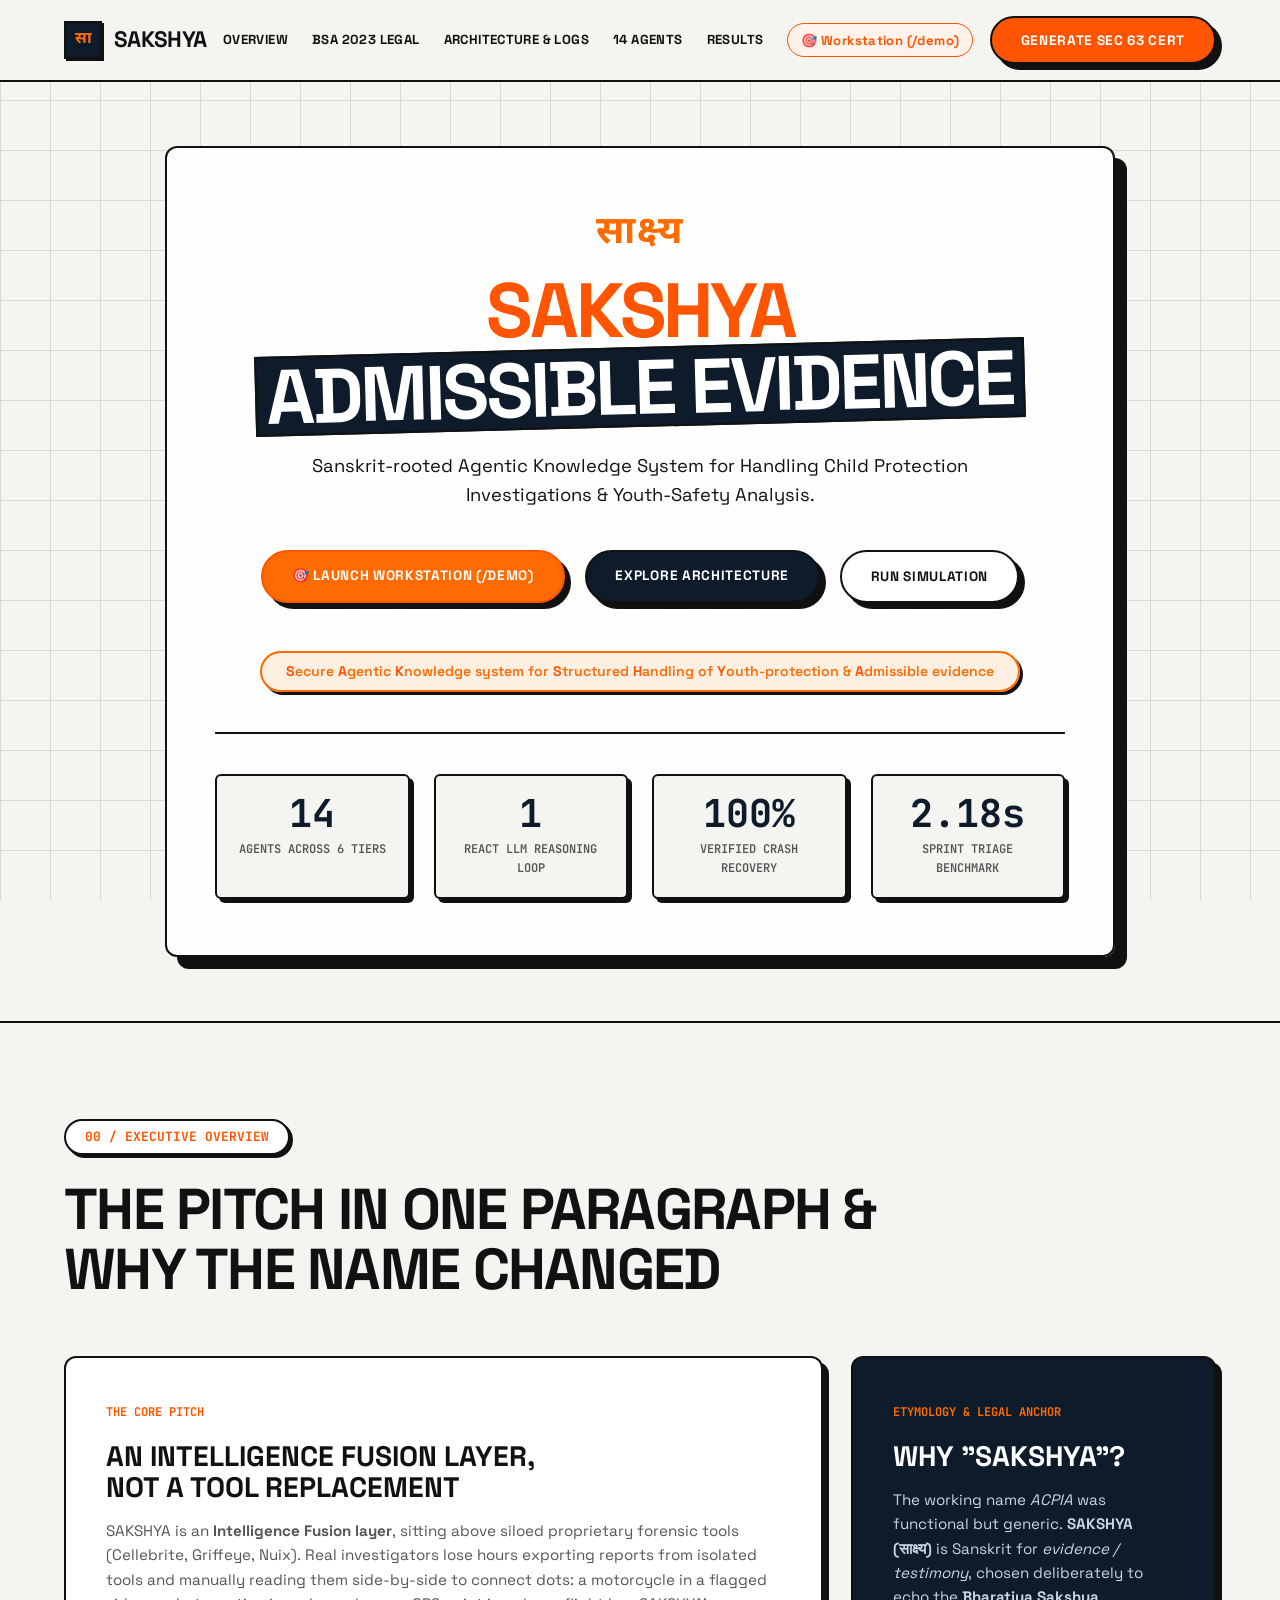
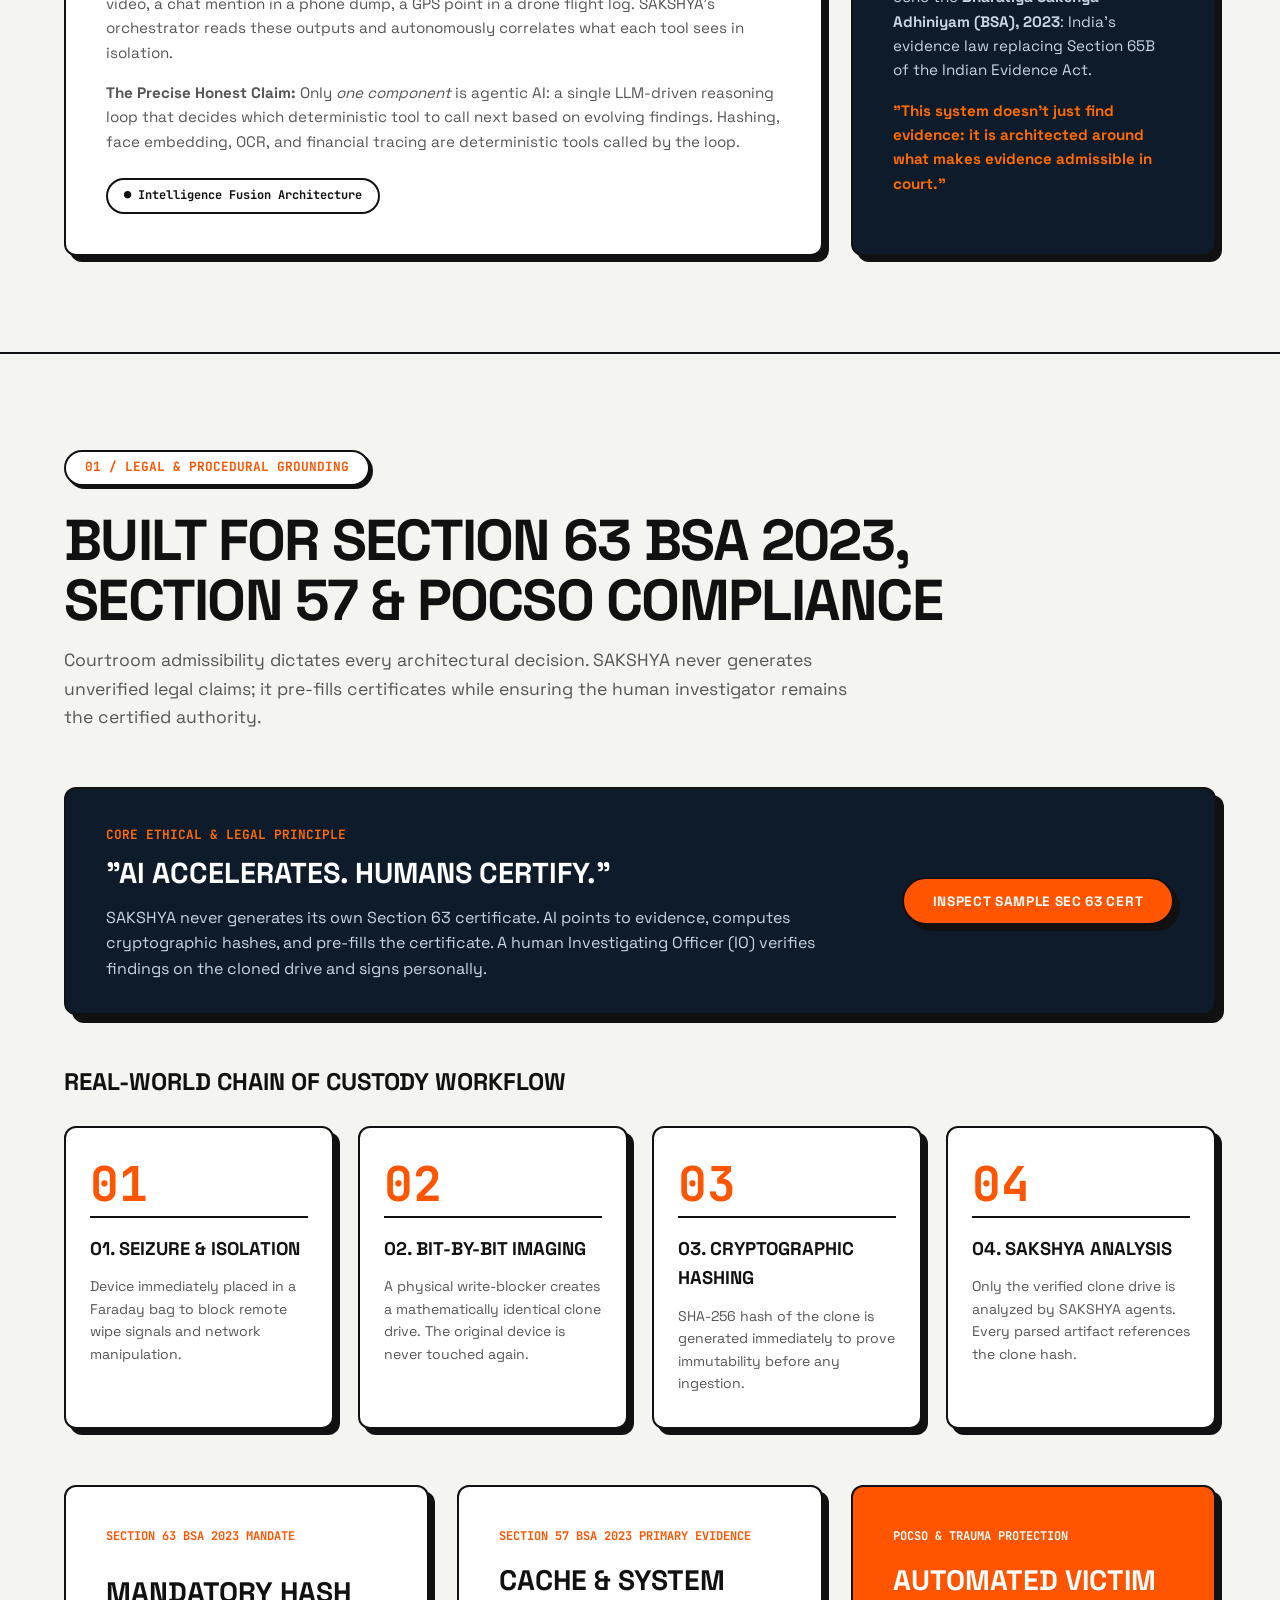
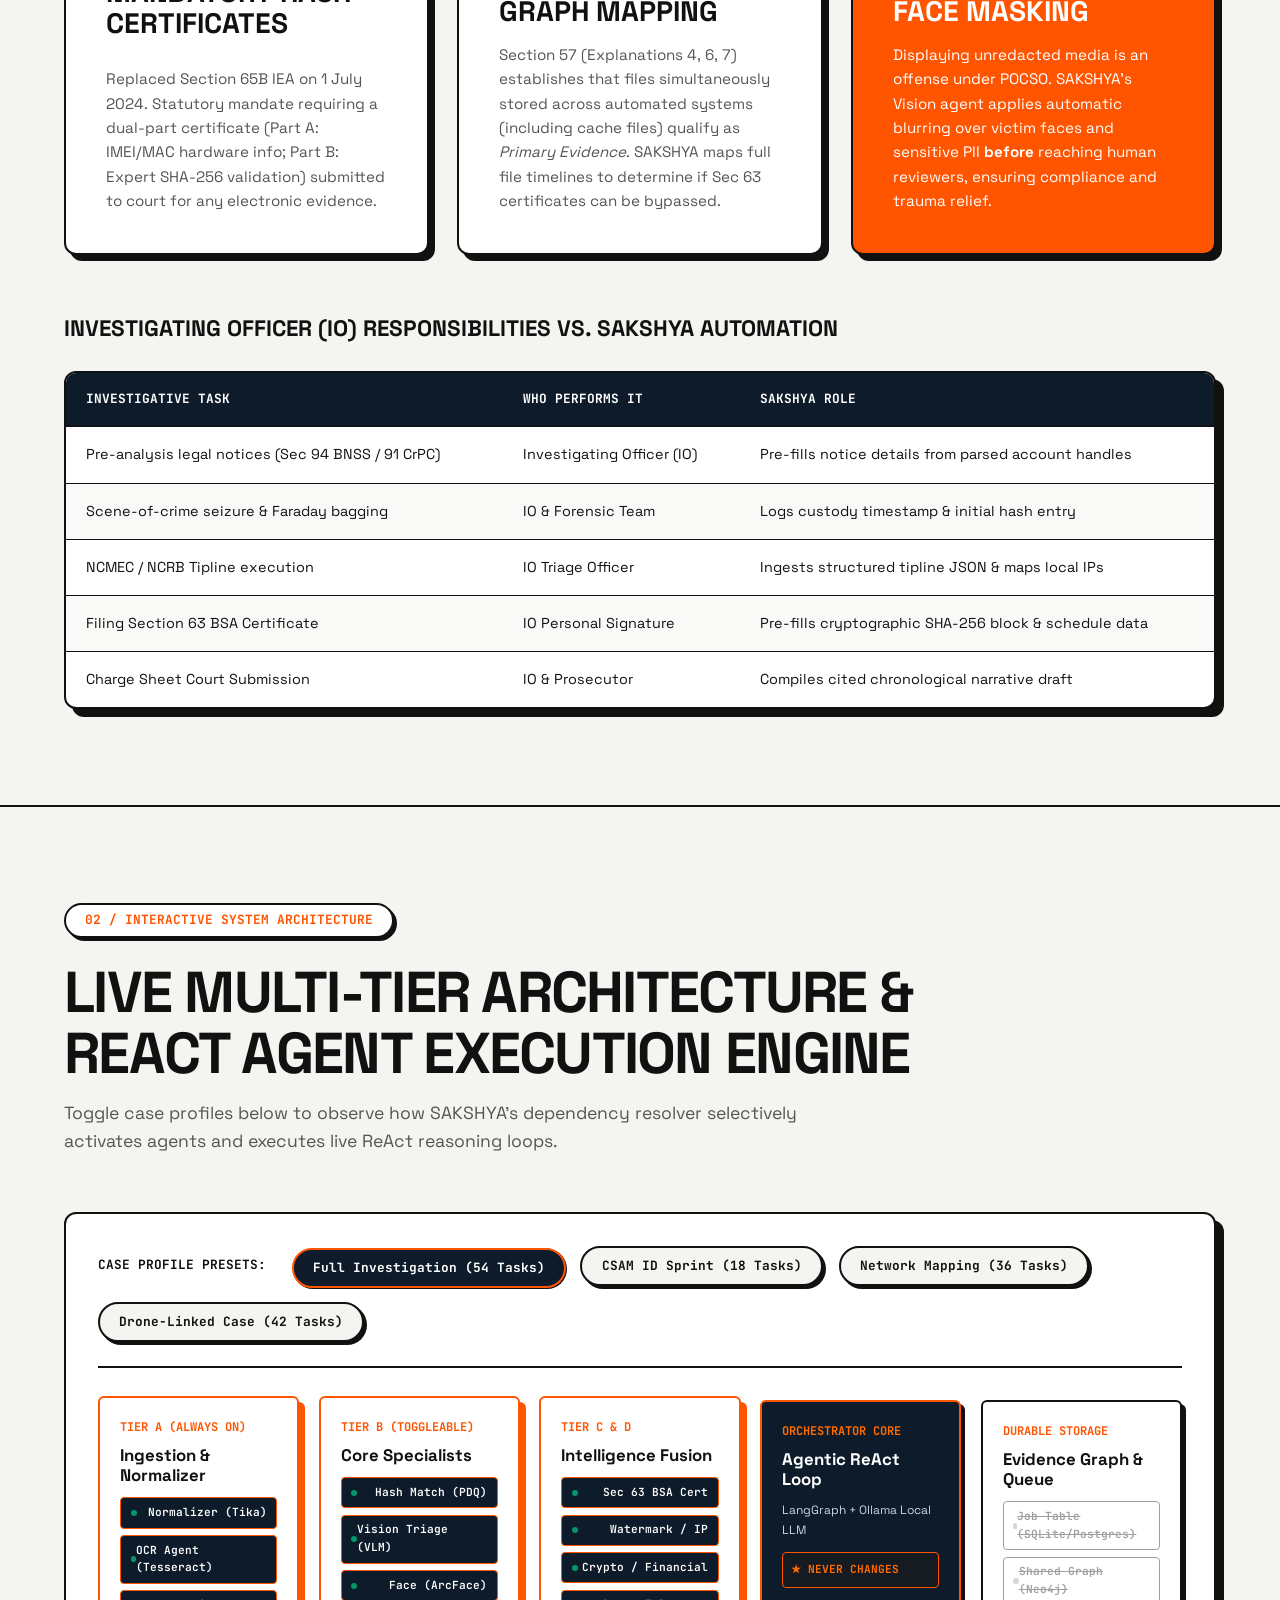
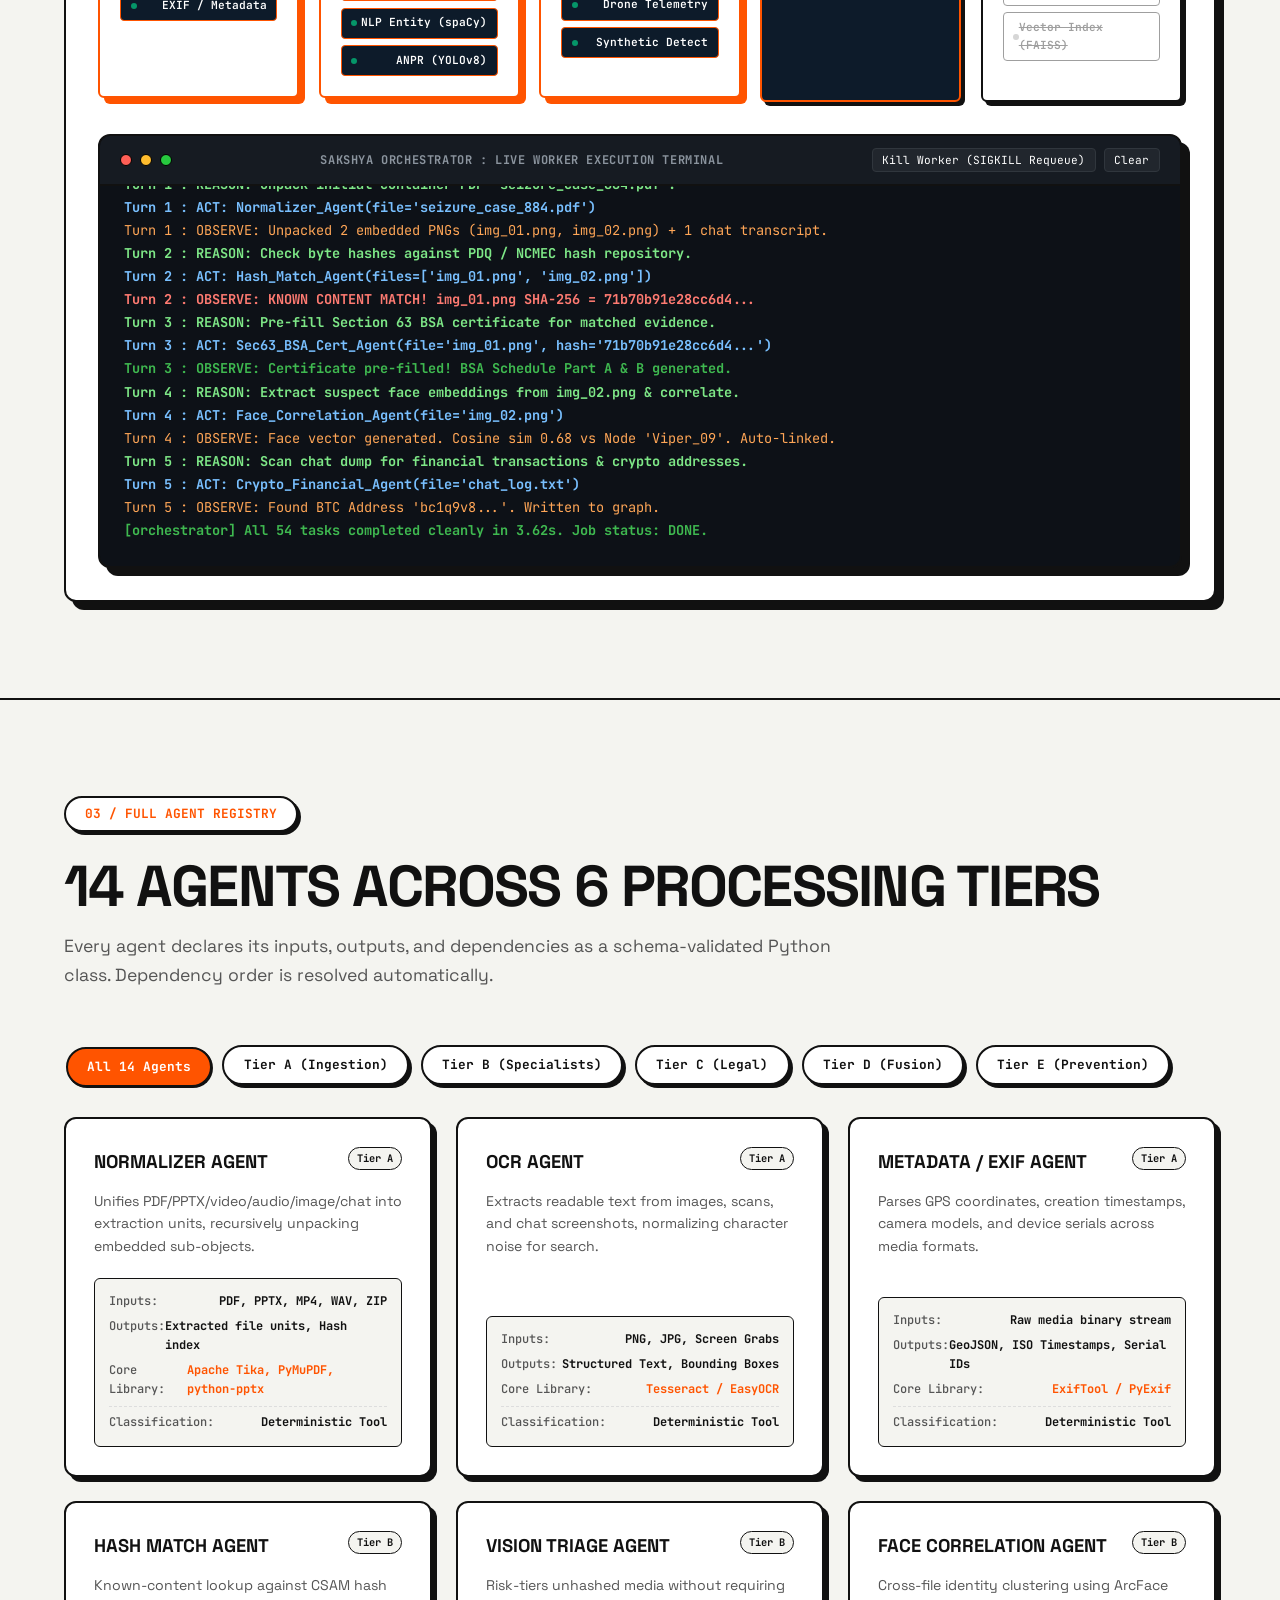
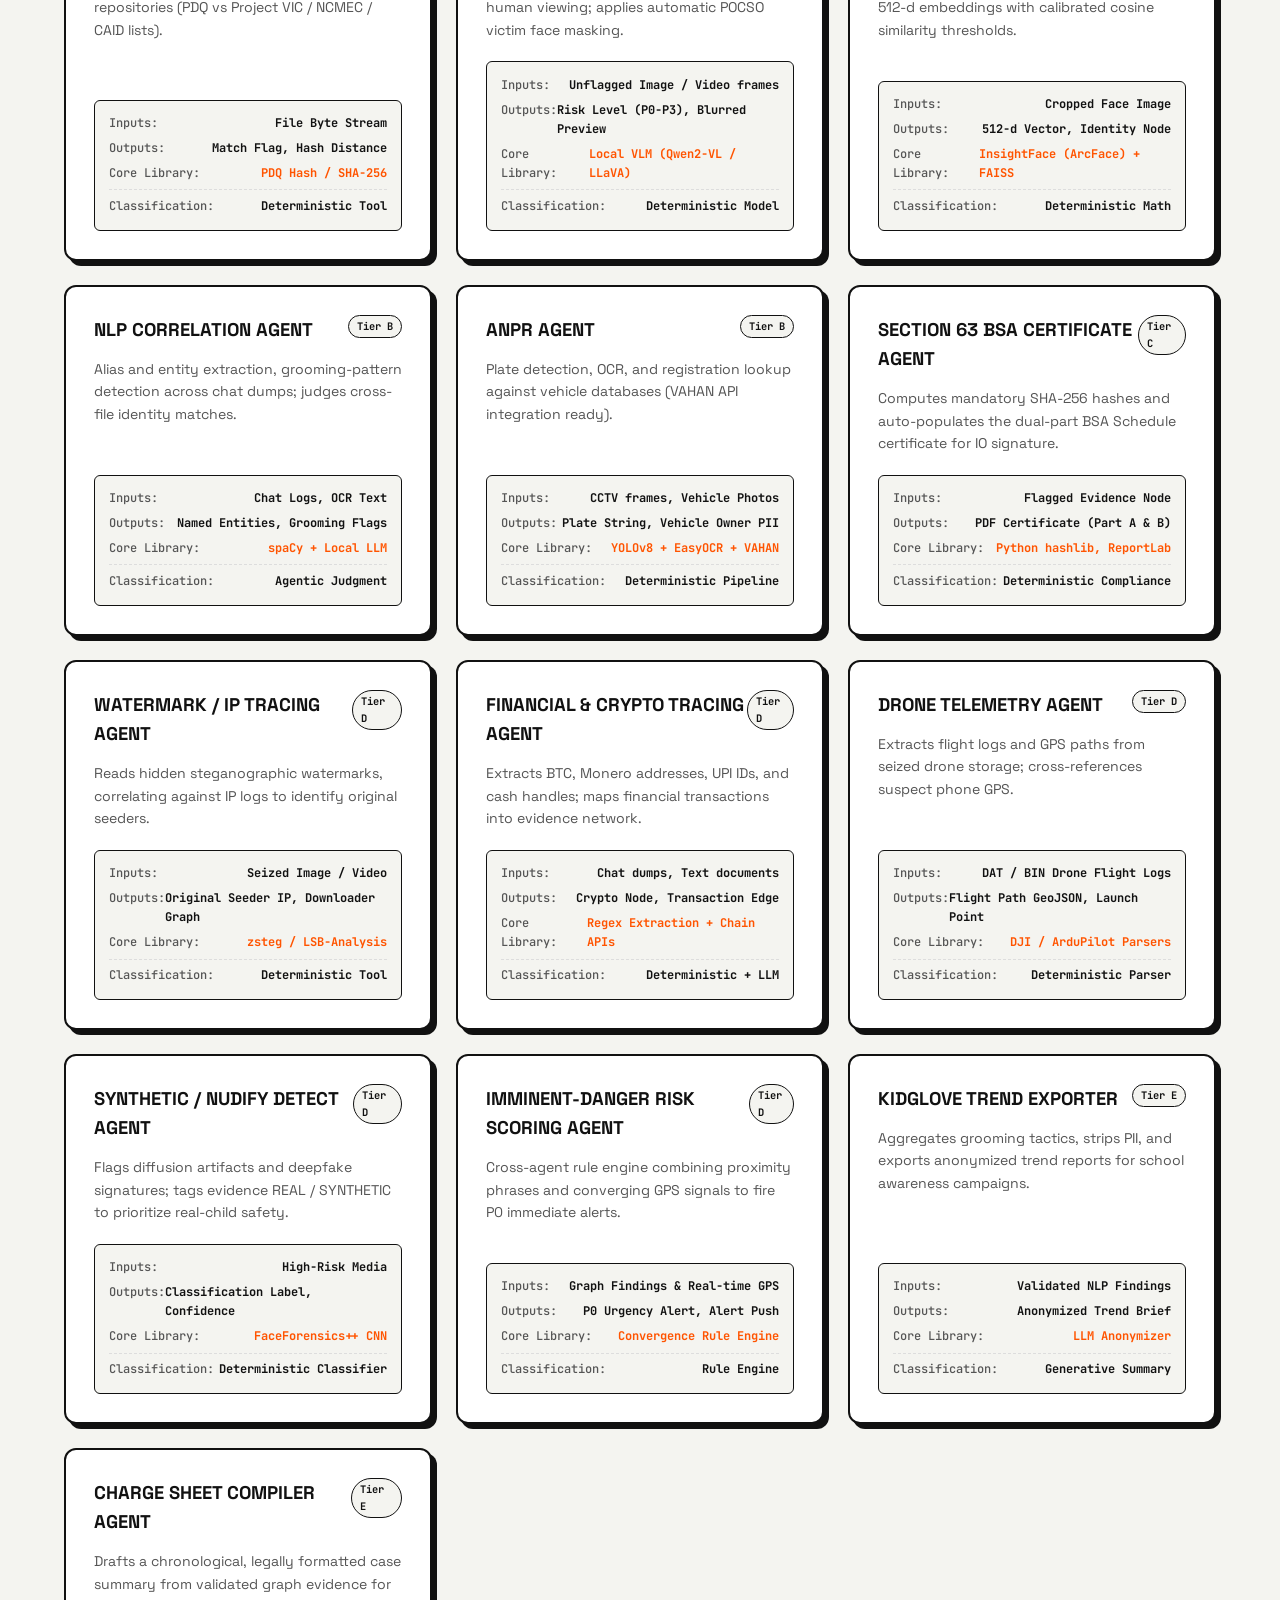
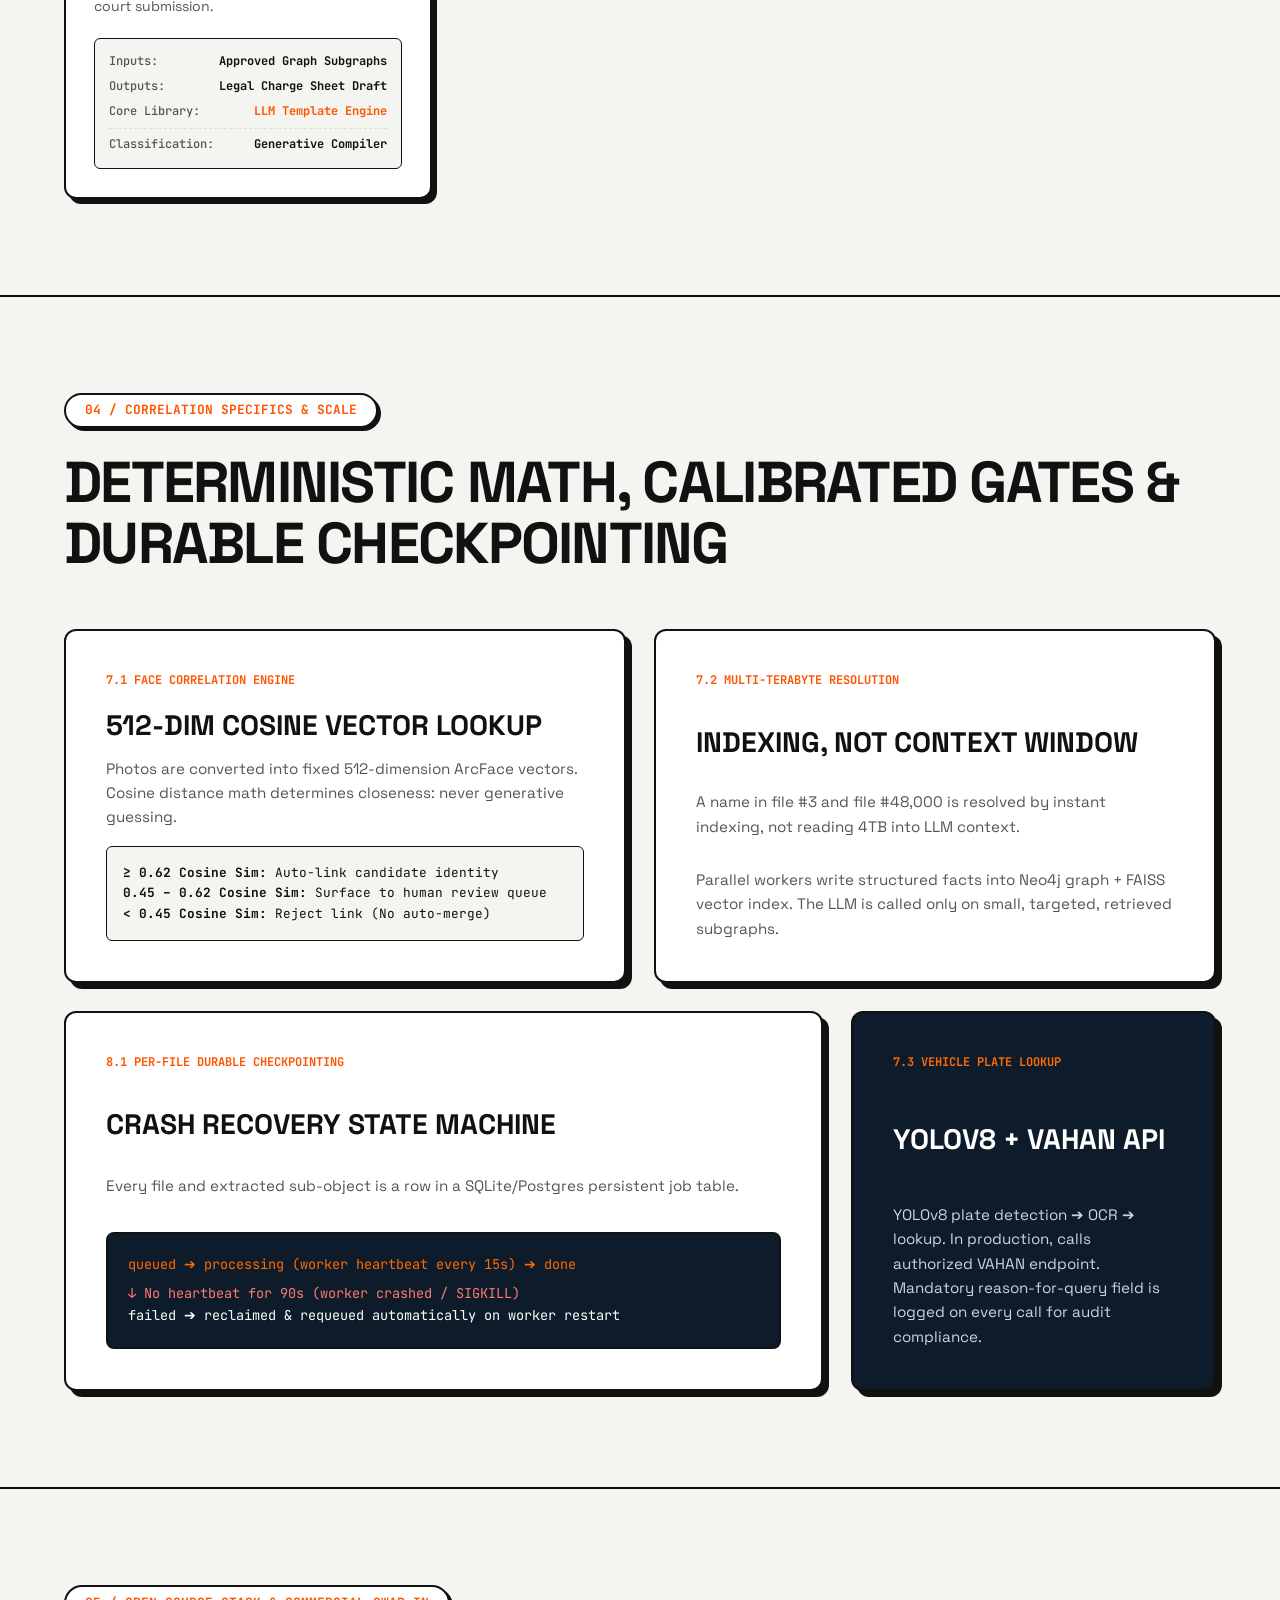
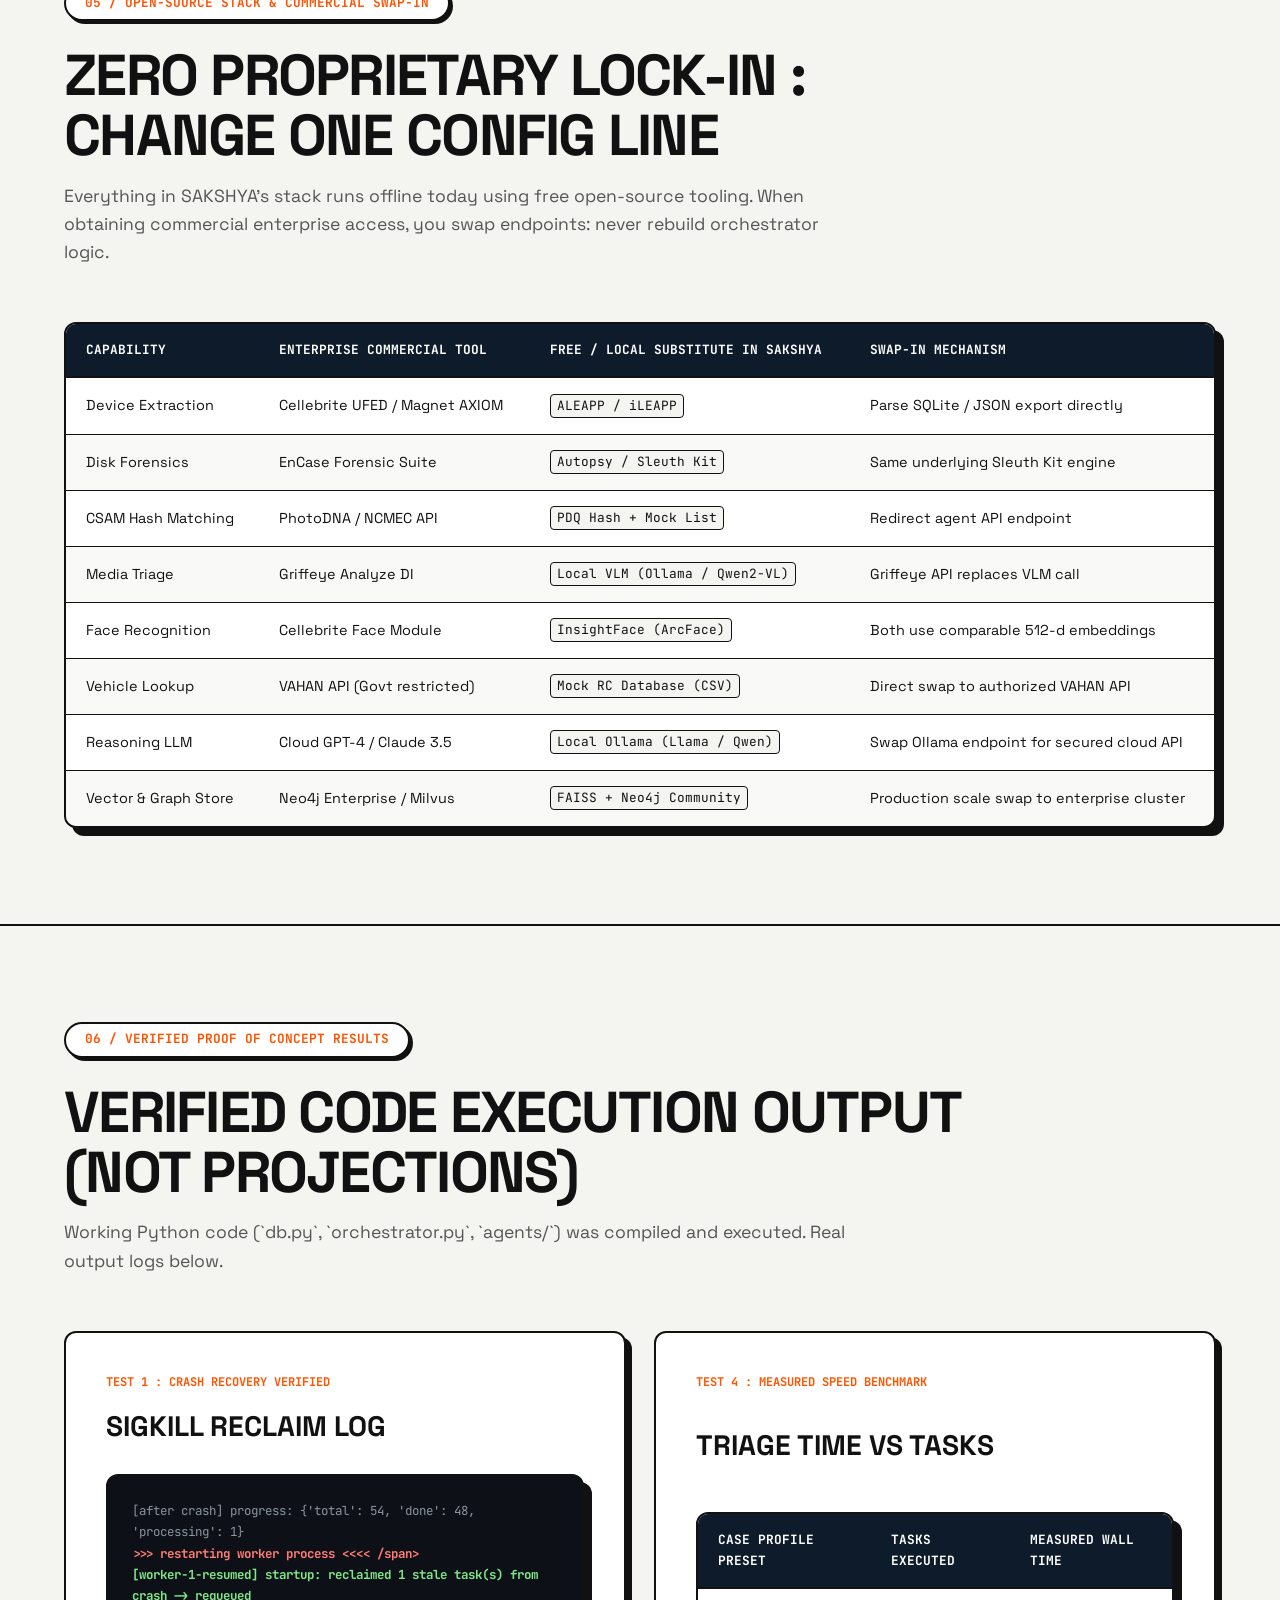
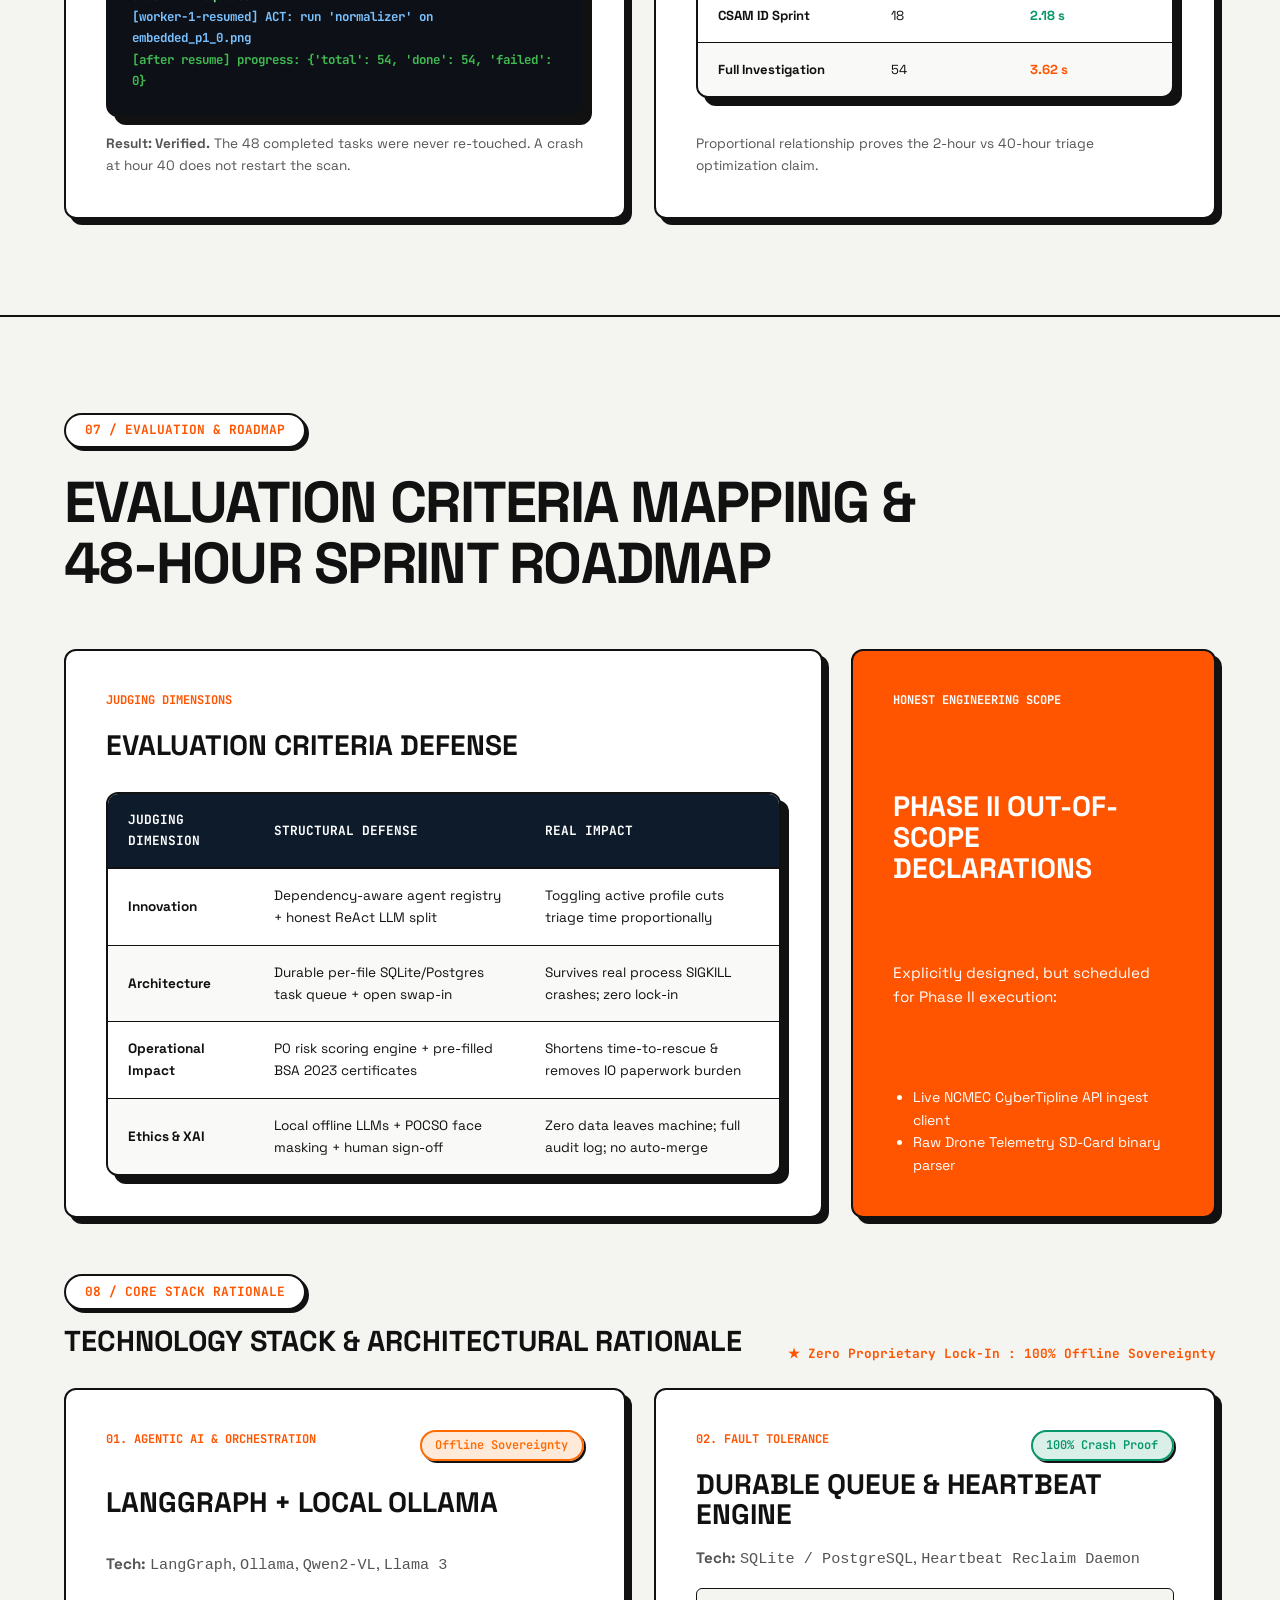
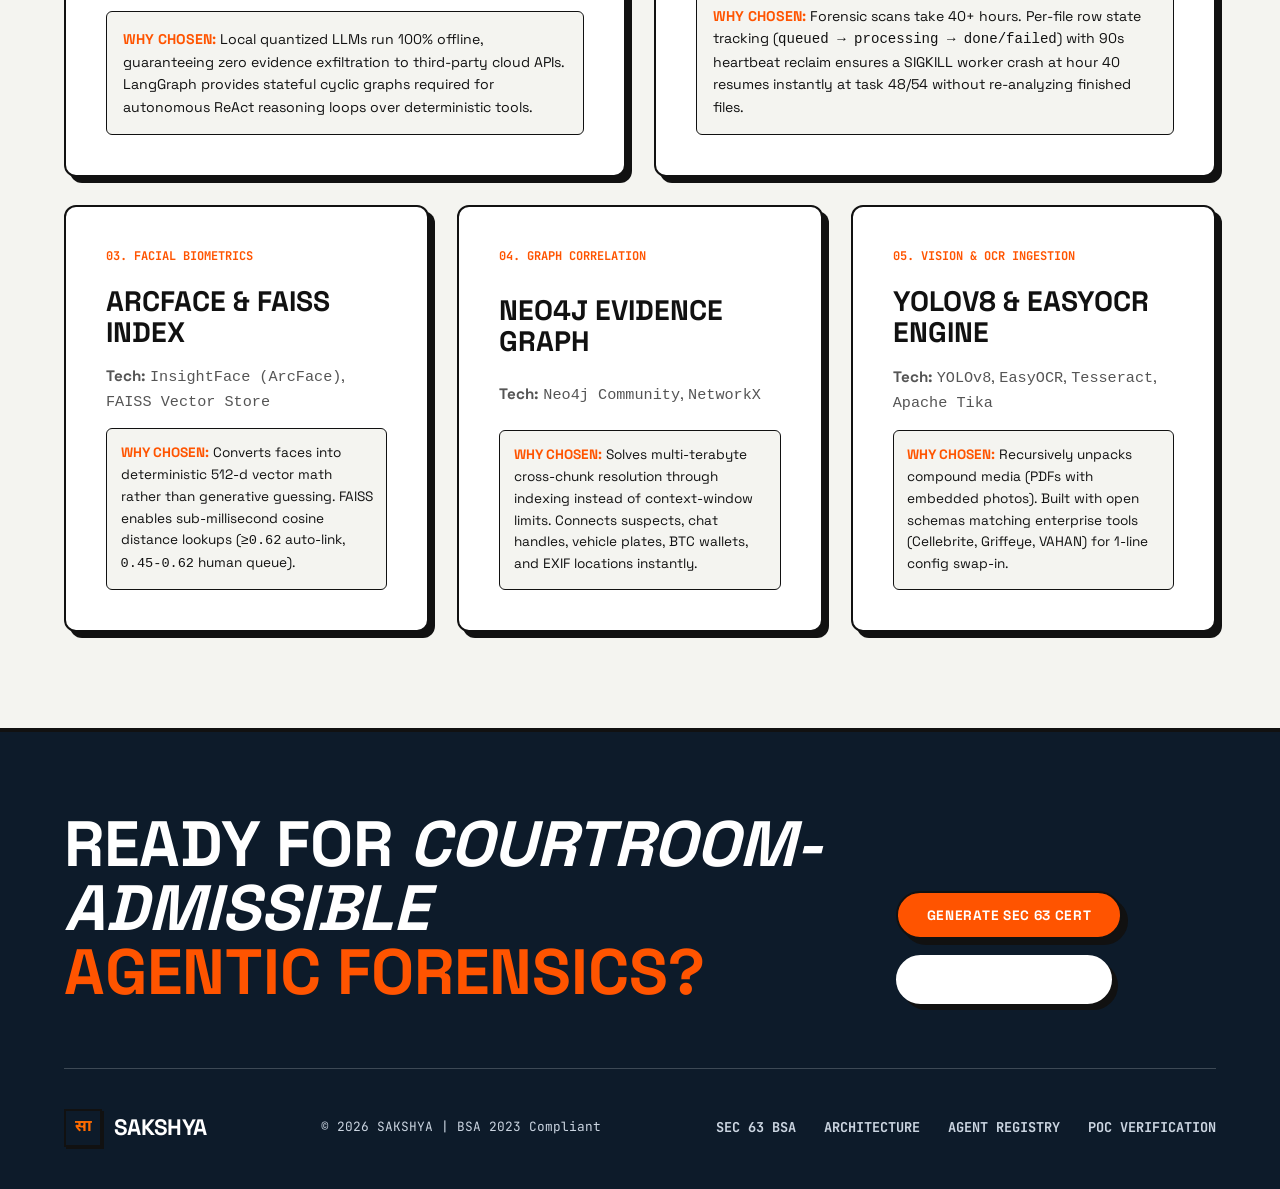
<file: index.html>
<!DOCTYPE html>
<html lang="en">

<head>
    <meta charset="UTF-8">
    <meta name="viewport" content="width=device-width, initial-scale=1.0">
    <title>SAKSHYA (साक्ष्य) : Agentic Knowledge System for Youth-Safety Analysis & Legal Evidence</title>
    <meta name="description"
        content="SAKSHYA (साक्ष्य) is a Sanskrit-rooted Agentic Knowledge System for Child Protection & Youth Safety Investigations, built for Section 63 & Section 57 BSA 2023 compliance.">
    <link rel="stylesheet" href="style.css">
</head>

<body>

    <!-- Dynamic Canvas Grid Background -->
    <div id="grid-container"></div>

    <!-- Navigation Bar -->
    <nav class="navbar" id="navbar">
        <div class="logo">
            <div class="logo-shield">सा</div>
            <span>SAKSHYA</span>
        </div>
        <div class="nav-links">
            <a href="#about">Overview</a>
            <a href="#legal-grounding">BSA 2023 Legal</a>
            <a href="#architecture">Architecture & Logs</a>
            <a href="#agents">14 Agents</a>
            <a href="#poc-results">Results</a>
            <a href="demo.html" class="nav-ws-badge">🎯 Workstation (/demo)</a>
        </div>
        <button class="btn btn-primary" onclick="openCertModal()">Generate Sec 63 Cert</button>
    </nav>

    <!-- Hero Section -->
    <section class="hero" id="hero">
        <div class="hero-content reveal">
            <div class="hero-sanskrit">साक्ष्य</div>
            <h1><span class="highlight">SAKSHYA</span> <span class="sanskrit-word">ADMISSIBLE EVIDENCE</span></h1>
            <p class="hero-sub">
                Sanskrit-rooted Agentic Knowledge System for Handling Child Protection Investigations & Youth-Safety Analysis.
            </p>

            <div class="hero-actions">
                <a href="demo.html" class="btn btn-primary" style="background: var(--accent-saffron); border-color: var(--accent-orange);">🎯 Launch Workstation (/demo)</a>
                <a href="#architecture" class="btn btn-secondary">Explore Architecture</a>
                <button class="btn btn-outline" onclick="runSimulation('full')">Run Simulation</button>
            </div>

            <!-- Backronym Pill -->
            <div style="margin-bottom: 2.5rem;">
                <span class="badge-pill">
                    <strong>S</strong>ecure <strong>A</strong>gentic <strong>K</strong>nowledge system for
                    <strong>S</strong>tructured <strong>H</strong>andling of <strong>Y</strong>outh-protection &
                    <strong>A</strong>dmissible evidence
                </span>
            </div>

            <!-- Key Metric Counters -->
            <div class="hero-stat-row">
                <div class="hero-stat">
                    <div class="hero-stat-num">14</div>
                    <div class="hero-stat-label">Agents Across 6 Tiers</div>
                </div>
                <div class="hero-stat">
                    <div class="hero-stat-num">1</div>
                    <div class="hero-stat-label">ReAct LLM Reasoning Loop</div>
                </div>
                <div class="hero-stat">
                    <div class="hero-stat-num">100%</div>
                    <div class="hero-stat-label">Verified Crash Recovery</div>
                </div>
                <div class="hero-stat">
                    <div class="hero-stat-num">2.18s</div>
                    <div class="hero-stat-label">Sprint Triage Benchmark</div>
                </div>
            </div>
        </div>
    </section>

    <!-- Why Name Changed & Executive Overview -->
    <section id="about">
        <div class="section-header">
            <div class="section-label reveal">00 / Executive Overview</div>
            <h2 class="reveal">The Pitch in One Paragraph &<br>Why the Name Changed</h2>
        </div>

        <div class="bendo-grid">
            <div class="bendo-tile tile-large reveal">
                <div>
                    <span class="tile-tag">The Core Pitch</span>
                    <h3>An Intelligence Fusion Layer,<br>Not a Tool Replacement</h3>
                    <p>
                        SAKSHYA is an <strong>Intelligence Fusion layer</strong>, sitting above siloed proprietary
                        forensic tools (Cellebrite, Griffeye, Nuix). Real investigators lose hours exporting reports
                        from isolated tools and manually reading them side-by-side to connect dots: a motorcycle in a
                        flagged video, a chat mention in a phone dump, a GPS point in a drone flight log. SAKSHYA's
                        orchestrator reads these outputs and autonomously correlates what each tool sees in isolation.
                    </p>
                    <p style="margin-top: 1rem;">
                        <strong>The Precise Honest Claim:</strong> Only <em>one component</em> is agentic AI: a single
                        LLM-driven reasoning loop that decides which deterministic tool to call next based on evolving
                        findings. Hashing, face embedding, OCR, and financial tracing are deterministic tools called by
                        the loop.
                    </p>
                    <div class="tile-badge">● Intelligence Fusion Architecture</div>
                </div>
            </div>

            <div class="bendo-tile tile-small tile-dark reveal">
                <div>
                    <span class="tile-tag">Etymology & Legal Anchor</span>
                    <h3>Why "SAKSHYA"?</h3>
                    <p>
                        The working name <em>ACPIA</em> was functional but generic. <strong>SAKSHYA (साक्ष्य)</strong>
                        is Sanskrit for <em>evidence / testimony</em>, chosen deliberately to echo the <strong>Bharatiya
                            Sakshya Adhiniyam (BSA), 2023</strong>: India's evidence law replacing Section 65B of the
                        Indian Evidence Act.
                    </p>
                    <p style="margin-top: 1rem; color: var(--accent-saffron); font-weight: bold;">
                        "This system doesn't just find evidence: it is architected around what makes evidence admissible
                        in court."
                    </p>
                </div>
            </div>
        </div>
    </section>

    <!-- Legal & Procedural Grounding -->
    <section id="legal-grounding">
        <div class="section-header">
            <div class="section-label reveal">01 / Legal & Procedural Grounding</div>
            <h2 class="reveal">Built for Section 63 BSA 2023,<br>Section 57 & POCSO Compliance</h2>
            <p class="subtext">
                Courtroom admissibility dictates every architectural decision. SAKSHYA never generates unverified legal
                claims; it pre-fills certificates while ensuring the human investigator remains the certified authority.
            </p>
        </div>

        <!-- Callout Banner -->
        <div style="background: var(--accent-navy); color: #FFF; border: var(--border-width) solid var(--border-hard); border-radius: var(--radius-card); padding: 2rem 2.5rem; margin-bottom: 3rem; box-shadow: 8px 8px 0 var(--border-hard);"
            class="reveal">
            <div
                style="display: flex; align-items: center; justify-content: space-between; flex-wrap: wrap; gap: 1.5rem;">
                <div>
                    <span
                        style="font-family: var(--font-mono); font-size: 0.8rem; color: var(--accent-saffron); font-weight: bold; text-transform: uppercase;">Core
                        Ethical & Legal Principle</span>
                    <h3 style="font-size: 1.8rem; text-transform: uppercase; margin-top: 0.25rem;">"AI Accelerates.
                        Humans Certify."</h3>
                    <p style="color: #CBD5E1; margin-top: 0.5rem; max-width: 750px;">
                        SAKSHYA never generates its own Section 63 certificate. AI points to evidence, computes
                        cryptographic hashes, and pre-fills the certificate. A human Investigating Officer (IO) verifies
                        findings on the cloned drive and signs personally.
                    </p>
                </div>
                <button class="btn btn-primary" onclick="openCertModal()">Inspect Sample Sec 63 Cert</button>
            </div>
        </div>

        <!-- 4 Step Chain of Custody -->
        <div style="margin-bottom: 3.5rem;">
            <h3 style="font-size: 1.5rem; text-transform: uppercase; margin-bottom: 1.5rem;" class="reveal">Real-World
                Chain of Custody Workflow</h3>
            <div class="steps-grid">
                <div class="step-card reveal">
                    <h3>01. Seizure & Isolation</h3>
                    <p>Device immediately placed in a Faraday bag to block remote wipe signals and network manipulation.
                    </p>
                </div>
                <div class="step-card reveal">
                    <h3>02. Bit-by-Bit Imaging</h3>
                    <p>A physical write-blocker creates a mathematically identical clone drive. The original device is
                        never touched again.</p>
                </div>
                <div class="step-card reveal">
                    <h3>03. Cryptographic Hashing</h3>
                    <p>SHA-256 hash of the clone is generated immediately to prove immutability before any ingestion.
                    </p>
                </div>
                <div class="step-card reveal">
                    <h3>04. SAKSHYA Analysis</h3>
                    <p>Only the verified clone drive is analyzed by SAKSHYA agents. Every parsed artifact references the
                        clone hash.</p>
                </div>
            </div>
        </div>

        <!-- Statutory Mandate & POCSO Grid -->
        <div class="bendo-grid">
            <div class="bendo-tile tile-third reveal">
                <span class="tile-tag">Section 63 BSA 2023 Mandate</span>
                <h3>Mandatory Hash Certificates</h3>
                <p>
                    Replaced Section 65B IEA on 1 July 2024. Statutory mandate requiring a dual-part certificate (Part
                    A: IMEI/MAC hardware info; Part B: Expert SHA-256 validation) submitted to court for any electronic
                    evidence.
                </p>
            </div>

            <div class="bendo-tile tile-third reveal">
                <span class="tile-tag">Section 57 BSA 2023 Primary Evidence</span>
                <h3>Cache & System Graph Mapping</h3>
                <p>
                    Section 57 (Explanations 4, 6, 7) establishes that files simultaneously stored across automated
                    systems (including cache files) qualify as <em>Primary Evidence</em>. SAKSHYA maps full file
                    timelines to determine if Sec 63 certificates can be bypassed.
                </p>
            </div>

            <div class="bendo-tile tile-third tile-accent reveal">
                <span class="tile-tag" style="color: #FFF;">POCSO & Trauma Protection</span>
                <h3>Automated Victim Face Masking</h3>
                <p>
                    Displaying unredacted media is an offense under POCSO. SAKSHYA's Vision agent applies automatic
                    blurring over victim faces and sensitive PII <strong>before</strong> reaching human reviewers,
                    ensuring compliance and trauma relief.
                </p>
            </div>
        </div>

        <!-- What IO Still Does Table -->
        <div style="margin-top: 3.5rem;" class="reveal">
            <h3 style="font-size: 1.4rem; text-transform: uppercase; margin-bottom: 1.25rem;">Investigating Officer (IO)
                Responsibilities vs. SAKSHYA Automation</h3>
            <div class="brutal-table-wrap">
                <table class="brutal-table">
                    <thead>
                        <tr>
                            <th>Investigative Task</th>
                            <th>Who Performs It</th>
                            <th>SAKSHYA Role</th>
                        </tr>
                    </thead>
                    <tbody>
                        <tr>
                            <td>Pre-analysis legal notices (Sec 94 BNSS / 91 CrPC)</td>
                            <td>Investigating Officer (IO)</td>
                            <td>Pre-fills notice details from parsed account handles</td>
                        </tr>
                        <tr>
                            <td>Scene-of-crime seizure & Faraday bagging</td>
                            <td>IO & Forensic Team</td>
                            <td>Logs custody timestamp & initial hash entry</td>
                        </tr>
                        <tr>
                            <td>NCMEC / NCRB Tipline execution</td>
                            <td>IO Triage Officer</td>
                            <td>Ingests structured tipline JSON & maps local IPs</td>
                        </tr>
                        <tr>
                            <td>Filing Section 63 BSA Certificate</td>
                            <td>IO Personal Signature</td>
                            <td>Pre-fills cryptographic SHA-256 block & schedule data</td>
                        </tr>
                        <tr>
                            <td>Charge Sheet Court Submission</td>
                            <td>IO & Prosecutor</td>
                            <td>Compiles cited chronological narrative draft</td>
                        </tr>
                    </tbody>
                </table>
            </div>
        </div>
    </section>

    <!-- Interactive Architecture & Live Terminal Engine -->
    <section id="architecture">
        <div class="section-header">
            <div class="section-label reveal">02 / Interactive System Architecture</div>
            <h2 class="reveal">Live Multi-Tier Architecture &<br>ReAct Agent Execution Engine</h2>
            <p class="subtext">
                Toggle case profiles below to observe how SAKSHYA's dependency resolver selectively activates agents and
                executes live ReAct reasoning loops.
            </p>
        </div>

        <div class="arch-container reveal">
            <!-- Preset Profile Selectors -->
            <div class="preset-controls">
                <span
                    style="font-family: var(--font-mono); font-size: 0.8rem; font-weight: bold; align-self: center; text-transform: uppercase; margin-right: 0.5rem;">Case
                    Profile Presets:</span>
                <button class="preset-btn active" id="btn-preset-full" onclick="runSimulation('full')">Full
                    Investigation (54 Tasks)</button>
                <button class="preset-btn" id="btn-preset-csam" onclick="runSimulation('csam')">CSAM ID Sprint (18
                    Tasks)</button>
                <button class="preset-btn" id="btn-preset-network" onclick="runSimulation('network')">Network Mapping
                    (36 Tasks)</button>
                <button class="preset-btn" id="btn-preset-drone" onclick="runSimulation('drone')">Drone-Linked Case (42
                    Tasks)</button>
            </div>

            <!-- Architecture Diagram Grid -->
            <div class="arch-flow-diagram">
                <!-- Tier A -->
                <div class="arch-tier-box active-tier" id="tier-A">
                    <h4>Tier A (Always On)</h4>
                    <h3>Ingestion & Normalizer</h3>
                    <div class="arch-node-list">
                        <div class="arch-node-chip active" id="node-normalizer"><span class="dot"></span> Normalizer
                            (Tika)</div>
                        <div class="arch-node-chip active" id="node-ocr"><span class="dot"></span> OCR Agent (Tesseract)
                        </div>
                        <div class="arch-node-chip active" id="node-metadata"><span class="dot"></span> EXIF / Metadata
                        </div>
                    </div>
                </div>

                <!-- Tier B -->
                <div class="arch-tier-box active-tier" id="tier-B">
                    <h4>Tier B (Toggleable)</h4>
                    <h3>Core Specialists</h3>
                    <div class="arch-node-list">
                        <div class="arch-node-chip active" id="node-hashmatch"><span class="dot"></span> Hash Match
                            (PDQ)</div>
                        <div class="arch-node-chip active" id="node-vision"><span class="dot"></span> Vision Triage
                            (VLM)</div>
                        <div class="arch-node-chip active" id="node-face"><span class="dot"></span> Face (ArcFace)</div>
                        <div class="arch-node-chip active" id="node-nlp"><span class="dot"></span> NLP Entity (spaCy)
                        </div>
                        <div class="arch-node-chip active" id="node-anpr"><span class="dot"></span> ANPR (YOLOv8)</div>
                    </div>
                </div>

                <!-- Tier C & D -->
                <div class="arch-tier-box active-tier" id="tier-D">
                    <h4>Tier C & D</h4>
                    <h3>Intelligence Fusion</h3>
                    <div class="arch-node-list">
                        <div class="arch-node-chip active" id="node-sec63"><span class="dot"></span> Sec 63 BSA Cert
                        </div>
                        <div class="arch-node-chip active" id="node-watermark"><span class="dot"></span> Watermark / IP
                        </div>
                        <div class="arch-node-chip active" id="node-crypto"><span class="dot"></span> Crypto / Financial
                        </div>
                        <div class="arch-node-chip active" id="node-drone"><span class="dot"></span> Drone Telemetry
                        </div>
                        <div class="arch-node-chip active" id="node-synthetic"><span class="dot"></span> Synthetic
                            Detect</div>
                    </div>
                </div>

                <!-- Orchestrator Core -->
                <div class="arch-tier-box"
                    style="background: var(--accent-navy); color: #FFF; border-color: var(--accent-orange);"
                    id="tier-orchestrator">
                    <h4 style="color: var(--accent-saffron);">Orchestrator Core</h4>
                    <h3>Agentic ReAct Loop</h3>
                    <p style="font-size: 0.75rem; color: #CBD5E1; margin-bottom: 0.75rem;">LangGraph + Ollama Local LLM
                    </p>
                    <div
                        style="background: #161B22; border: 1px solid var(--accent-orange); padding: 0.5rem; border-radius: 4px; font-family: var(--font-mono); font-size: 0.7rem; color: var(--accent-saffron); font-weight: bold;">
                        ★ NEVER CHANGES
                    </div>
                </div>

                <!-- Shared Storage Core -->
                <div class="arch-tier-box" style="background: var(--bg-surface);" id="tier-storage">
                    <h4>Durable Storage</h4>
                    <h3>Evidence Graph & Queue</h3>
                    <div class="arch-node-list">
                        <div class="arch-node-chip active"><span class="dot"></span> Job Table (SQLite/Postgres)</div>
                        <div class="arch-node-chip active"><span class="dot"></span> Shared Graph (Neo4j)</div>
                        <div class="arch-node-chip active"><span class="dot"></span> Vector Index (FAISS)</div>
                    </div>
                </div>
            </div>

            <!-- Terminal Component -->
            <div class="terminal">
                <div class="terminal-bar">
                    <div class="terminal-dots">
                        <span class="term-dot red"></span>
                        <span class="term-dot yellow"></span>
                        <span class="term-dot green"></span>
                    </div>
                    <div class="terminal-title">SAKSHYA Orchestrator : Live Worker Execution Terminal</div>
                    <div class="terminal-actions">
                        <button class="term-action-btn" onclick="simulateWorkerKill()">Kill Worker (SIGKILL
                            Requeue)</button>
                        <button class="term-action-btn" onclick="clearTerminal()">Clear</button>
                    </div>
                </div>
                <div class="terminal-body" id="terminal-output">
                    <!-- Logs injected dynamically via app.js -->
                </div>
            </div>
        </div>
    </section>

    <!-- Full 14-Agent Registry -->
    <section id="agents">
        <div class="section-header">
            <div class="section-label reveal">03 / Full Agent Registry</div>
            <h2 class="reveal">14 Agents Across 6 Processing Tiers</h2>
            <p class="subtext">
                Every agent declares its inputs, outputs, and dependencies as a schema-validated Python class.
                Dependency order is resolved automatically.
            </p>
        </div>

        <!-- Filter Tabs -->
        <div class="registry-tabs reveal">
            <button class="tab-btn active" onclick="filterAgents('all', event)">All 14 Agents</button>
            <button class="tab-btn" onclick="filterAgents('A', event)">Tier A (Ingestion)</button>
            <button class="tab-btn" onclick="filterAgents('B', event)">Tier B (Specialists)</button>
            <button class="tab-btn" onclick="filterAgents('C', event)">Tier C (Legal)</button>
            <button class="tab-btn" onclick="filterAgents('D', event)">Tier D (Fusion)</button>
            <button class="tab-btn" onclick="filterAgents('E', event)">Tier E (Prevention)</button>
        </div>

        <!-- Agent Cards Grid -->
        <div class="agent-grid" id="agent-cards-container">
            <!-- Dynamically populated via app.js -->
        </div>
    </section>

    <!-- Correlation Specifics & Scale Mechanics -->
    <section id="correlation">
        <div class="section-header">
            <div class="section-label reveal">04 / Correlation Specifics & Scale</div>
            <h2 class="reveal">Deterministic Math, Calibrated Gates &<br>Durable Checkpointing</h2>
        </div>

        <div class="bendo-grid">
            <!-- Face Correlation -->
            <div class="bendo-tile tile-half reveal">
                <span class="tile-tag">7.1 Face Correlation Engine</span>
                <h3>512-Dim Cosine Vector Lookup</h3>
                <p>
                    Photos are converted into fixed 512-dimension ArcFace vectors. Cosine distance math determines
                    closeness: never generative guessing.
                </p>
                <div
                    style="background: var(--bg-base); border: 1.5px solid var(--border-hard); padding: 1rem; border-radius: 6px; margin-top: 1rem; font-family: var(--font-mono); font-size: 0.8rem;">
                    <div><strong>≥ 0.62 Cosine Sim:</strong> Auto-link candidate identity</div>
                    <div><strong>0.45 – 0.62 Cosine Sim:</strong> Surface to human review queue</div>
                    <div><strong>&lt; 0.45 Cosine Sim:</strong> Reject link (No auto-merge)</div>
                </div>
            </div>

            <!-- Multi-Terabyte Scale -->
            <div class="bendo-tile tile-half reveal">
                <span class="tile-tag">7.2 Multi-Terabyte Resolution</span>
                <h3>Indexing, Not Context Window</h3>
                <p>
                    A name in file #3 and file #48,000 is resolved by instant indexing, not reading 4TB into LLM
                    context.
                </p>
                <p style="margin-top: 0.75rem;">
                    Parallel workers write structured facts into Neo4j graph + FAISS vector index. The LLM is called
                    only on small, targeted, retrieved subgraphs.
                </p>
            </div>

            <!-- Checkpointing State Machine -->
            <div class="bendo-tile tile-large reveal">
                <span class="tile-tag">8.1 Per-File Durable Checkpointing</span>
                <h3>Crash Recovery State Machine</h3>
                <p>
                    Every file and extracted sub-object is a row in a SQLite/Postgres persistent job table.
                </p>
                <div
                    style="background: var(--accent-navy); color: #FFF; border: var(--border-width) solid var(--border-hard); padding: 1.25rem; border-radius: 8px; margin-top: 1rem; font-family: var(--font-mono); font-size: 0.85rem;">
                    <div style="color: var(--accent-saffron);">queued ➔ processing (worker heartbeat every 15s) ➔ done
                    </div>
                    <div style="margin-top: 0.5rem; color: #FF7B72;">↓ No heartbeat for 90s (worker crashed / SIGKILL)
                    </div>
                    <div style="color: #FFF;">failed ➔ reclaimed & requeued automatically on worker restart</div>
                </div>
            </div>

            <!-- Vehicle Plate ANPR -->
            <div class="bendo-tile tile-small tile-dark reveal">
                <span class="tile-tag">7.3 Vehicle Plate Lookup</span>
                <h3>YOLOv8 + VAHAN API</h3>
                <p>
                    YOLOv8 plate detection ➔ OCR ➔ lookup. In production, calls authorized VAHAN endpoint. Mandatory
                    reason-for-query field is logged on every call for audit compliance.
                </p>
            </div>
        </div>
    </section>

    <!-- Enterprise Swap-In Stack -->
    <section id="tech-stack">
        <div class="section-header">
            <div class="section-label reveal">05 / Open-Source Stack & Commercial Swap-In</div>
            <h2 class="reveal">Zero Proprietary Lock-In :<br>Change One Config Line</h2>
            <p class="subtext">
                Everything in SAKSHYA's stack runs offline today using free open-source tooling. When obtaining
                commercial enterprise access, you swap endpoints: never rebuild orchestrator logic.
            </p>
        </div>

        <div class="brutal-table-wrap reveal">
            <table class="brutal-table">
                <thead>
                    <tr>
                        <th>Capability</th>
                        <th>Enterprise Commercial Tool</th>
                        <th>Free / Local Substitute in SAKSHYA</th>
                        <th>Swap-In Mechanism</th>
                    </tr>
                </thead>
                <tbody>
                    <tr>
                        <td>Device Extraction</td>
                        <td>Cellebrite UFED / Magnet AXIOM</td>
                        <td><code>ALEAPP / iLEAPP</code></td>
                        <td>Parse SQLite / JSON export directly</td>
                    </tr>
                    <tr>
                        <td>Disk Forensics</td>
                        <td>EnCase Forensic Suite</td>
                        <td><code>Autopsy / Sleuth Kit</code></td>
                        <td>Same underlying Sleuth Kit engine</td>
                    </tr>
                    <tr>
                        <td>CSAM Hash Matching</td>
                        <td>PhotoDNA / NCMEC API</td>
                        <td><code>PDQ Hash + Mock List</code></td>
                        <td>Redirect agent API endpoint</td>
                    </tr>
                    <tr>
                        <td>Media Triage</td>
                        <td>Griffeye Analyze DI</td>
                        <td><code>Local VLM (Ollama / Qwen2-VL)</code></td>
                        <td>Griffeye API replaces VLM call</td>
                    </tr>
                    <tr>
                        <td>Face Recognition</td>
                        <td>Cellebrite Face Module</td>
                        <td><code>InsightFace (ArcFace)</code></td>
                        <td>Both use comparable 512-d embeddings</td>
                    </tr>
                    <tr>
                        <td>Vehicle Lookup</td>
                        <td>VAHAN API (Govt restricted)</td>
                        <td><code>Mock RC Database (CSV)</code></td>
                        <td>Direct swap to authorized VAHAN API</td>
                    </tr>
                    <tr>
                        <td>Reasoning LLM</td>
                        <td>Cloud GPT-4 / Claude 3.5</td>
                        <td><code>Local Ollama (Llama / Qwen)</code></td>
                        <td>Swap Ollama endpoint for secured cloud API</td>
                    </tr>
                    <tr>
                        <td>Vector & Graph Store</td>
                        <td>Neo4j Enterprise / Milvus</td>
                        <td><code>FAISS + Neo4j Community</code></td>
                        <td>Production scale swap to enterprise cluster</td>
                    </tr>
                </tbody>
            </table>
        </div>
    </section>

    <!-- Verified Proof of Concept Results -->
    <section id="poc-results">
        <div class="section-header">
            <div class="section-label reveal">06 / Verified Proof of Concept Results</div>
            <h2 class="reveal">Verified Code Execution Output<br>(Not Projections)</h2>
            <p class="subtext">
                Working Python code (`db.py`, `orchestrator.py`, `agents/`) was compiled and executed. Real output logs
                below.
            </p>
        </div>

        <div class="bendo-grid">
            <!-- Test 1 Crash Recovery -->
            <div class="bendo-tile tile-half reveal">
                <span class="tile-tag">Test 1 : Crash Recovery Verified</span>
                <h3>SIGKILL Reclaim Log</h3>
                <div class="terminal" style="margin-top: 1rem;">
                    <div class="terminal-body" style="font-size: 0.78rem;">
                        <span class="muted">[after crash] progress: {'total': 54, 'done': 48, 'processing':
                            1}</span><br>
                        <span class="log-alert">>>> restarting worker process <<<< /span><br>
                                <span class="log-reason">[worker-1-resumed] startup: reclaimed 1 stale task(s) from
                                    crash -> requeued</span><br>
                                <span class="log-act">[worker-1-resumed] ACT: run 'normalizer' on
                                    embedded_p1_0.png</span><br>
                                <span class="log-success">[after resume] progress: {'total': 54, 'done': 54, 'failed':
                                    0}</span>
                    </div>
                </div>
                <p style="font-size: 0.85rem; margin-top: 1rem;">
                    <strong>Result: Verified.</strong> The 48 completed tasks were never re-touched. A crash at hour 40
                    does not restart the scan.
                </p>
            </div>

            <!-- Test 4 Speed Benchmarks -->
            <div class="bendo-tile tile-half reveal">
                <span class="tile-tag">Test 4 : Measured Speed Benchmark</span>
                <h3>Triage Time vs Tasks</h3>
                <div class="brutal-table-wrap" style="margin-top: 1rem;">
                    <table class="brutal-table" style="font-size: 0.82rem;">
                        <thead>
                            <tr>
                                <th>Case Profile Preset</th>
                                <th>Tasks Executed</th>
                                <th>Measured Wall Time</th>
                            </tr>
                        </thead>
                        <tbody>
                            <tr>
                                <td><strong>CSAM ID Sprint</strong></td>
                                <td>18</td>
                                <td><span style="color: var(--accent-green); font-weight: bold;">2.18 s</span></td>
                            </tr>
                            <tr>
                                <td><strong>Full Investigation</strong></td>
                                <td>54</td>
                                <td><span style="color: var(--accent-orange); font-weight: bold;">3.62 s</span></td>
                            </tr>
                        </tbody>
                    </table>
                </div>
                <p style="font-size: 0.85rem; margin-top: 1rem;">
                    Proportional relationship proves the 2-hour vs 40-hour triage optimization claim.
                </p>
            </div>
        </div>
    </section>

    <!-- Evaluation Criteria & Roadmap -->
    <section id="roadmap">
        <div class="section-header">
            <div class="section-label reveal">07 / Evaluation & Roadmap</div>
            <h2 class="reveal">Evaluation Criteria Mapping &<br>48-Hour Sprint Roadmap</h2>
        </div>

        <div class="bendo-grid">
            <!-- Evaluation Criteria Table -->
            <div class="bendo-tile tile-large reveal">
                <span class="tile-tag">Judging Dimensions</span>
                <h3>Evaluation Criteria Defense</h3>
                <div class="brutal-table-wrap" style="margin-top: 1rem;">
                    <table class="brutal-table" style="font-size: 0.85rem;">
                        <thead>
                            <tr>
                                <th>Judging Dimension</th>
                                <th>Structural Defense</th>
                                <th>Real Impact</th>
                            </tr>
                        </thead>
                        <tbody>
                            <tr>
                                <td><strong>Innovation</strong></td>
                                <td>Dependency-aware agent registry + honest ReAct LLM split</td>
                                <td>Toggling active profile cuts triage time proportionally</td>
                            </tr>
                            <tr>
                                <td><strong>Architecture</strong></td>
                                <td>Durable per-file SQLite/Postgres task queue + open swap-in</td>
                                <td>Survives real process SIGKILL crashes; zero lock-in</td>
                            </tr>
                            <tr>
                                <td><strong>Operational Impact</strong></td>
                                <td>P0 risk scoring engine + pre-filled BSA 2023 certificates</td>
                                <td>Shortens time-to-rescue & removes IO paperwork burden</td>
                            </tr>
                            <tr>
                                <td><strong>Ethics & XAI</strong></td>
                                <td>Local offline LLMs + POCSO face masking + human sign-off</td>
                                <td>Zero data leaves machine; full audit log; no auto-merge</td>
                            </tr>
                        </tbody>
                    </table>
                </div>
            </div>

            <!-- Out of Scope Declarations -->
            <div class="bendo-tile tile-small tile-accent reveal">
                <span class="tile-tag" style="color: #FFF;">Honest Engineering Scope</span>
                <h3>Phase II Out-of-Scope Declarations</h3>
                <p style="color: #FFF;">
                    Explicitly designed, but scheduled for Phase II execution:
                </p>
                <ul style="margin-top: 1rem; color: #FFF; font-size: 0.88rem; list-style: disc; padding-left: 1.25rem;">
                    <li>Live NCMEC CyberTipline API ingest client</li>
                    <li>Raw Drone Telemetry SD-Card binary parser</li>
                </ul>
            </div>
        </div>

        <!-- SAKSHYA Core Tech Stack & Rationale Section -->
        <div style="margin-top: 3.5rem;" class="reveal">
            <div style="display: flex; align-items: flex-end; justify-content: space-between; flex-wrap: wrap; gap: 1rem; margin-bottom: 1.5rem;">
                <div>
                    <span class="section-label" style="margin-bottom: 0.5rem;">08 / Core Stack Rationale</span>
                    <h3 style="font-size: 1.8rem; text-transform: uppercase;">Technology Stack & Architectural Rationale</h3>
                </div>
                <div style="font-family: var(--font-mono); font-size: 0.8rem; color: var(--accent-orange); font-weight: bold;">
                    ★ Zero Proprietary Lock-In : 100% Offline Sovereignty
                </div>
            </div>

            <div class="bendo-grid">
                <!-- Pillar 1: Orchestration -->
                <div class="bendo-tile tile-half reveal">
                    <div style="display: flex; justify-content: space-between; align-items: flex-start;">
                        <span class="tile-tag">01. Agentic AI & Orchestration</span>
                        <span class="badge badge-saffron">Offline Sovereignty</span>
                    </div>
                    <h3>LangGraph + Local Ollama</h3>
                    <p style="margin-bottom: 1rem;">
                        <strong>Tech:</strong> <code>LangGraph</code>, <code>Ollama</code>, <code>Qwen2-VL</code>, <code>Llama 3</code>
                    </p>
                    <div style="background: var(--bg-base); border: 1.5px solid var(--border-hard); padding: 1rem; border-radius: 6px; font-size: 0.88rem;">
                        <strong style="color: var(--accent-orange);">WHY CHOSEN:</strong> Local quantized LLMs run 100% offline, guaranteeing zero evidence exfiltration to third-party cloud APIs. LangGraph provides stateful cyclic graphs required for autonomous ReAct reasoning loops over deterministic tools.
                    </div>
                </div>

                <!-- Pillar 2: Durable Checkpointing -->
                <div class="bendo-tile tile-half reveal">
                    <div style="display: flex; justify-content: space-between; align-items: flex-start;">
                        <span class="tile-tag">02. Fault Tolerance</span>
                        <span class="badge badge-green">100% Crash Proof</span>
                    </div>
                    <h3>Durable Queue & Heartbeat Engine</h3>
                    <p style="margin-bottom: 1rem;">
                        <strong>Tech:</strong> <code>SQLite / PostgreSQL</code>, <code>Heartbeat Reclaim Daemon</code>
                    </p>
                    <div style="background: var(--bg-base); border: 1.5px solid var(--border-hard); padding: 1rem; border-radius: 6px; font-size: 0.88rem;">
                        <strong style="color: var(--accent-orange);">WHY CHOSEN:</strong> Forensic scans take 40+ hours. Per-file row state tracking (<code>queued → processing → done/failed</code>) with 90s heartbeat reclaim ensures a SIGKILL worker crash at hour 40 resumes instantly at task 48/54 without re-analyzing finished files.
                    </div>
                </div>

                <!-- Pillar 3: Facial Biometrics -->
                <div class="bendo-tile tile-third reveal">
                    <span class="tile-tag">03. Facial Biometrics</span>
                    <h3>ArcFace & FAISS Index</h3>
                    <p style="margin-bottom: 0.85rem;">
                        <strong>Tech:</strong> <code>InsightFace (ArcFace)</code>, <code>FAISS Vector Store</code>
                    </p>
                    <div style="background: var(--bg-base); border: 1.5px solid var(--border-hard); padding: 0.85rem; border-radius: 6px; font-size: 0.85rem;">
                        <strong style="color: var(--accent-orange);">WHY CHOSEN:</strong> Converts faces into deterministic 512-d vector math rather than generative guessing. FAISS enables sub-millisecond cosine distance lookups (<code>≥0.62</code> auto-link, <code>0.45-0.62</code> human queue).
                    </div>
                </div>

                <!-- Pillar 4: Knowledge Graph -->
                <div class="bendo-tile tile-third reveal">
                    <span class="tile-tag">04. Graph Correlation</span>
                    <h3>Neo4j Evidence Graph</h3>
                    <p style="margin-bottom: 0.85rem;">
                        <strong>Tech:</strong> <code>Neo4j Community</code>, <code>NetworkX</code>
                    </p>
                    <div style="background: var(--bg-base); border: 1.5px solid var(--border-hard); padding: 0.85rem; border-radius: 6px; font-size: 0.85rem;">
                        <strong style="color: var(--accent-orange);">WHY CHOSEN:</strong> Solves multi-terabyte cross-chunk resolution through indexing instead of context-window limits. Connects suspects, chat handles, vehicle plates, BTC wallets, and EXIF locations instantly.
                    </div>
                </div>

                <!-- Pillar 5: Vision & Ingestion -->
                <div class="bendo-tile tile-third reveal">
                    <span class="tile-tag">05. Vision & OCR Ingestion</span>
                    <h3>YOLOv8 & EasyOCR Engine</h3>
                    <p style="margin-bottom: 0.85rem;">
                        <strong>Tech:</strong> <code>YOLOv8</code>, <code>EasyOCR</code>, <code>Tesseract</code>, <code>Apache Tika</code>
                    </p>
                    <div style="background: var(--bg-base); border: 1.5px solid var(--border-hard); padding: 0.85rem; border-radius: 6px; font-size: 0.85rem;">
                        <strong style="color: var(--accent-orange);">WHY CHOSEN:</strong> Recursively unpacks compound media (PDFs with embedded photos). Built with open schemas matching enterprise tools (Cellebrite, Griffeye, VAHAN) for 1-line config swap-in.
                    </div>
                </div>
            </div>
        </div>
    </section>

    <!-- Footer -->
    <footer class="footer">
        <div class="footer-cta reveal">
            <div class="footer-cta-text">
                <h2>Ready for<em> Courtroom-Admissible</em><br><span>Agentic Forensics?</span></h2>
            </div>
            <div style="display: flex; gap: 1rem; flex-wrap: wrap;">
                <button class="btn btn-primary" onclick="openCertModal()">Generate Sec 63 Cert</button>
                <button class="btn btn-outline" style="color:#FFF; border-color:#FFF;"
                    onclick="openChargeSheetModal()">Charge Sheet Draft</button>
            </div>
        </div>

        <div class="footer-bottom">
            <div class="logo">
                <div class="logo-shield">सा</div>
                <span>SAKSHYA</span>
            </div>
            <div style="font-family: var(--font-mono); font-size: 0.8rem; color: #CBD5E1;">
                © 2026 SAKSHYA | BSA 2023 Compliant
            </div>
            <div class="footer-links">
                <a href="#legal-grounding">Sec 63 BSA</a>
                <a href="#architecture">Architecture</a>
                <a href="#agents">Agent Registry</a>
                <a href="#poc-results">PoC Verification</a>
            </div>
        </div>
    </footer>

    <!-- SECTION 63 BSA CERTIFICATE MODAL -->
    <div class="modal-overlay" id="cert-modal">
        <div class="modal-card">
            <div class="modal-header">
                <div class="modal-title">
                    <span class="badge badge-saffron">BSA 2023 Sec 63</span>
                    Pre-Filled Cryptographic Evidence Certificate
                </div>
                <button class="modal-close" onclick="closeCertModal()">✕</button>
            </div>
            <div class="modal-body" id="cert-modal-body">
                <!-- Injected via app.js -->
            </div>
        </div>
    </div>

    <!-- CHARGE SHEET COMPILER MODAL -->
    <div class="modal-overlay" id="chargesheet-modal">
        <div class="modal-card">
            <div class="modal-header">
                <div class="modal-title">
                    <span class="badge badge-green">Tier E Output</span>
                    AI-Drafted Charge Sheet Summary
                </div>
                <button class="modal-close" onclick="closeChargeSheetModal()">✕</button>
            </div>
            <div class="modal-body" id="chargesheet-modal-body">
                <!-- Injected via app.js -->
            </div>
        </div>
    </div>

    <script src="app.js"></script>
</body>

</html>
</file>
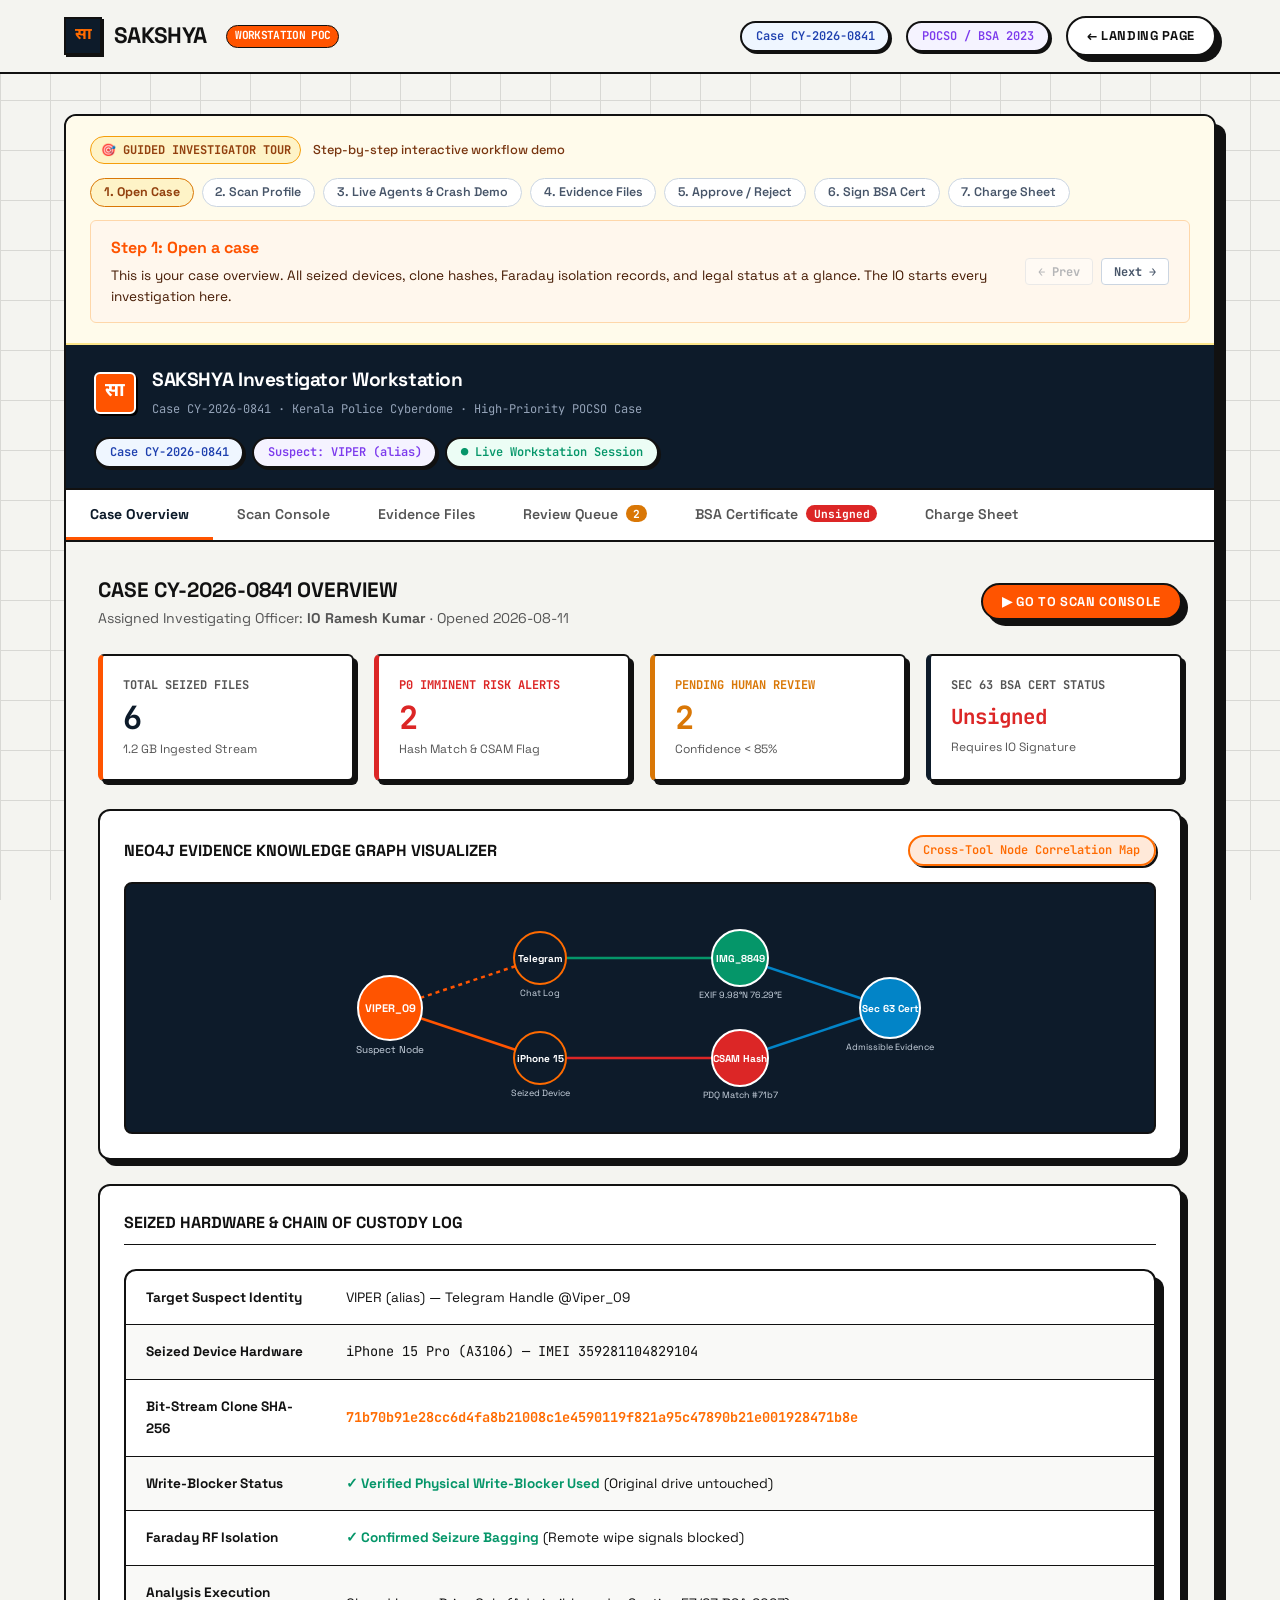
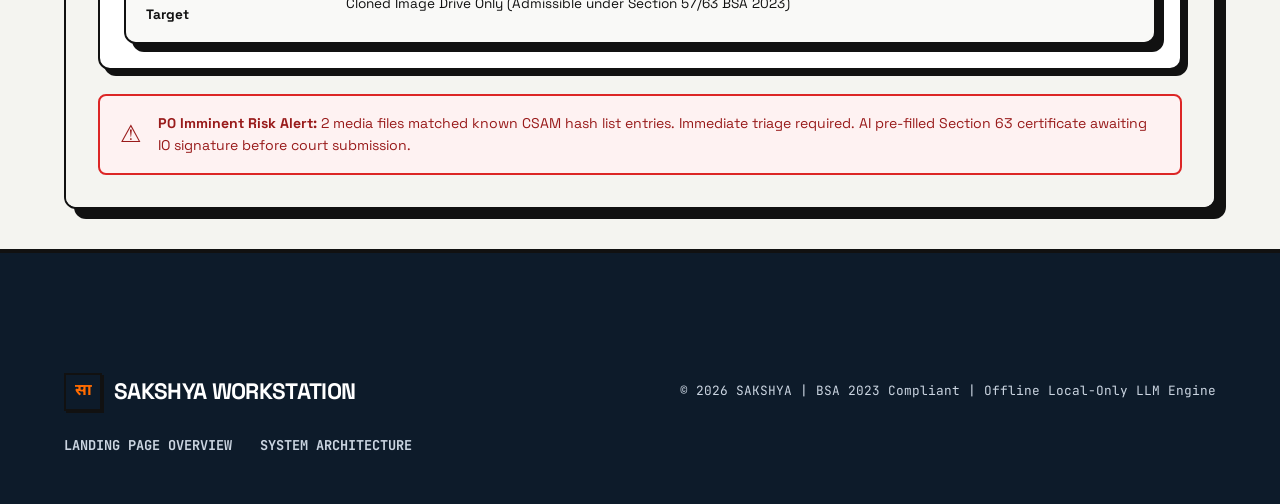
<file: demo/index.html>
<!DOCTYPE html>
<html lang="en">

<head>
    <meta charset="UTF-8">
    <meta name="viewport" content="width=device-width, initial-scale=1.0">
    <title>SAKSHYA (साक्ष्य) : Investigator Workstation Console PoC</title>
    <meta name="description"
        content="Interactive Investigator Workstation Dashboard for SAKSHYA Agentic Knowledge System. Case triage, live agent scan execution, per-file SQLite crash recovery, human review queue, Section 63 BSA signature, and charge sheet compilation.">
    <link rel="stylesheet" href="../style.css">
</head>

<body>

    <!-- Dynamic Canvas Grid Background -->
    <div id="grid-container"></div>

    <!-- Navigation Bar -->
    <nav class="navbar" id="navbar">
        <div class="logo">
            <div class="logo-shield">सा</div>
            <span>SAKSHYA</span>
            <span class="logo-tag">WORKSTATION POC</span>
        </div>
        <div style="display: flex; gap: 1rem; align-items: center;">
            <span class="badge" style="color: #1E40AF; background: #EFF6FF;">Case CY-2026-0841</span>
            <span class="badge" style="color: #7C3AED; background: #F5F3FF;">POCSO / BSA 2023</span>
            <a href="../index.html" class="btn btn-outline" style="font-size: 0.8rem; padding: 0.5rem 1.2rem;">← Landing Page</a>
        </div>
    </nav>

    <!-- Workstation Container Section -->
    <section style="padding: 2.5rem 5%;">
        <div class="ws-container">
            <!-- Guided Walkthrough Banner -->
            <div class="ws-walkthrough-bar">
                <div class="ws-walkthrough-header">
                    <span class="ws-walkthrough-tag">🎯 GUIDED INVESTIGATOR TOUR</span>
                    <span style="font-size: 0.8rem; color: #78350F; font-weight: 500;">Step-by-step interactive workflow demo</span>
                </div>
                <div class="ws-walkthrough-steps">
                    <button class="ws-step-btn active" id="ws-step-btn-0" onclick="goWsWalkStep(0)">1. Open Case</button>
                    <button class="ws-step-btn" id="ws-step-btn-1" onclick="goWsWalkStep(1)">2. Scan Profile</button>
                    <button class="ws-step-btn" id="ws-step-btn-2" onclick="goWsWalkStep(2)">3. Live Agents & Crash Demo</button>
                    <button class="ws-step-btn" id="ws-step-btn-3" onclick="goWsWalkStep(3)">4. Evidence Files</button>
                    <button class="ws-step-btn" id="ws-step-btn-4" onclick="goWsWalkStep(4)">5. Approve / Reject</button>
                    <button class="ws-step-btn" id="ws-step-btn-5" onclick="goWsWalkStep(5)">6. Sign BSA Cert</button>
                    <button class="ws-step-btn" id="ws-step-btn-6" onclick="goWsWalkStep(6)">7. Charge Sheet</button>
                </div>
                <div class="ws-walkthrough-hint" id="ws-walkthrough-hint-box">
                    <div style="flex: 1;">
                        <span style="font-weight: 700; color: var(--accent-orange);" id="ws-hint-step-title">Step 1: Open a case</span>
                        <p id="ws-hint-step-text" style="margin-top: 0.25rem; font-size: 0.85rem; color: #451A03;">
                            This is your case overview. All seized devices, clone hashes, Faraday isolation records, and legal status at a glance. The IO starts every investigation here.
                        </p>
                    </div>
                    <div class="ws-hint-nav">
                        <button class="ws-hint-btn" id="ws-prev-btn" onclick="prevWsWalkStep()" disabled>← Prev</button>
                        <button class="ws-hint-btn" id="ws-next-btn" onclick="nextWsWalkStep()">Next →</button>
                    </div>
                </div>
            </div>

            <!-- Workstation Console Top Status Header -->
            <div class="ws-header">
                <div class="ws-header-title">
                    <div class="ws-header-shield">सा</div>
                    <div>
                        <h3>SAKSHYA Investigator Workstation</h3>
                        <span class="ws-header-sub">Case CY-2026-0841 · Kerala Police Cyberdome · High-Priority POCSO Case</span>
                    </div>
                </div>
                <div class="ws-header-badges">
                    <span class="badge" style="color: #1E40AF; background: #EFF6FF;">Case CY-2026-0841</span>
                    <span class="badge" style="color: #7C3AED; background: #F5F3FF;">Suspect: VIPER (alias)</span>
                    <span class="badge" style="color: #059669; background: #ECFDF5;">● Live Workstation Session</span>
                </div>
            </div>

            <!-- Workstation Navigation Tabs -->
            <div class="ws-nav">
                <button class="ws-tab-btn active" id="ws-tab-dashboard" onclick="switchWsTab('dashboard')">Case Overview</button>
                <button class="ws-tab-btn" id="ws-tab-scan" onclick="switchWsTab('scan')">Scan Console</button>
                <button class="ws-tab-btn" id="ws-tab-evidence" onclick="switchWsTab('evidence')">Evidence Files</button>
                <button class="ws-tab-btn" id="ws-tab-review" onclick="switchWsTab('review')">Review Queue <span class="ws-badge-count" id="ws-review-count-badge">2</span></button>
                <button class="ws-tab-btn" id="ws-tab-certificate" onclick="switchWsTab('certificate')">BSA Certificate <span class="ws-badge-cert" id="ws-cert-status-badge">Unsigned</span></button>
                <button class="ws-tab-btn" id="ws-tab-chargesheet" onclick="switchWsTab('chargesheet')">Charge Sheet</button>
            </div>

            <!-- Workstation Body Content Panels -->
            <div class="ws-body">

                <!-- 1. Case Overview Panel -->
                <div class="ws-panel active" id="ws-panel-dashboard">
                    <div style="display: flex; justify-content: space-between; align-items: center; margin-bottom: 1.5rem; flex-wrap: wrap; gap: 1rem;">
                        <div>
                            <h3 style="font-size: 1.3rem; text-transform: uppercase; font-weight: 700;">Case CY-2026-0841 Overview</h3>
                            <p style="font-size: 0.88rem; color: var(--text-muted);">Assigned Investigating Officer: <strong>IO Ramesh Kumar</strong> · Opened 2026-08-11</p>
                        </div>
                        <button class="btn btn-primary" onclick="switchWsTab('scan')" style="font-size: 0.8rem; padding: 0.5rem 1.2rem;">▶ Go to Scan Console</button>
                    </div>

                    <!-- Metrics Grid -->
                    <div class="ws-stat-grid">
                        <div class="ws-stat-card">
                            <span class="ws-stat-label">Total Seized Files</span>
                            <span class="ws-stat-val">6</span>
                            <span class="ws-stat-sub">1.2 GB Ingested Stream</span>
                        </div>
                        <div class="ws-stat-card" style="border-left-color: var(--accent-red);">
                            <span class="ws-stat-label" style="color: var(--accent-red);">P0 Imminent Risk Alerts</span>
                            <span class="ws-stat-val" style="color: var(--accent-red);">2</span>
                            <span class="ws-stat-sub">Hash Match & CSAM Flag</span>
                        </div>
                        <div class="ws-stat-card" style="border-left-color: var(--accent-gold);">
                            <span class="ws-stat-label" style="color: var(--accent-gold);">Pending Human Review</span>
                            <span class="ws-stat-val" id="ws-stat-review-val" style="color: var(--accent-gold);">2</span>
                            <span class="ws-stat-sub">Confidence &lt; 85%</span>
                        </div>
                        <div class="ws-stat-card" style="border-left-color: var(--accent-navy);">
                            <span class="ws-stat-label">Sec 63 BSA Cert Status</span>
                            <span class="ws-stat-val" id="ws-stat-cert-val" style="font-size: 1.3rem; line-height: 1.6; color: var(--accent-red);">Unsigned</span>
                            <span class="ws-stat-sub" id="ws-stat-cert-sub">Requires IO Signature</span>
                        </div>
                    </div>

                    <!-- Interactive Neo4j Evidence Knowledge Graph Map -->
                    <div class="ws-card" style="margin-bottom: 1.5rem;">
                        <div style="display: flex; justify-content: space-between; align-items: center; margin-bottom: 1rem; flex-wrap: wrap; gap: 0.5rem;">
                            <h4 style="font-size: 1rem; text-transform: uppercase; font-weight: 700;">Neo4j Evidence Knowledge Graph Visualizer</h4>
                            <span class="badge badge-saffron">Cross-Tool Node Correlation Map</span>
                        </div>
                        <div style="background: var(--accent-navy); border: 2px solid var(--border-hard); border-radius: 8px; padding: 1.5rem; text-align: center; position: relative; min-height: 220px; display: flex; align-items: center; justify-content: center;">
                            <svg width="100%" height="200" viewBox="0 0 700 200" style="max-width: 700px;">
                                <!-- Connecting Edges -->
                                <line x1="100" y1="100" x2="250" y2="50" stroke="#FF5400" stroke-width="2.5" stroke-dasharray="4" />
                                <line x1="100" y1="100" x2="250" y2="150" stroke="#FF5400" stroke-width="2.5" />
                                <line x1="250" y1="50" x2="450" y2="50" stroke="#059669" stroke-width="2.5" />
                                <line x1="250" y1="150" x2="450" y2="150" stroke="#DC2626" stroke-width="2.5" />
                                <line x1="450" y1="50" x2="600" y2="100" stroke="#0284C7" stroke-width="2.5" />
                                <line x1="450" y1="150" x2="600" y2="100" stroke="#0284C7" stroke-width="2.5" />

                                <!-- Nodes -->
                                <g transform="translate(100, 100)">
                                    <circle r="32" fill="#FF5400" stroke="#FFF" stroke-width="2" />
                                    <text text-anchor="middle" dy="4" fill="#FFF" font-weight="bold" font-size="11">VIPER_09</text>
                                    <text text-anchor="middle" dy="45" fill="#CBD5E1" font-size="10">Suspect Node</text>
                                </g>

                                <g transform="translate(250, 50)">
                                    <circle r="26" fill="#0D1B2A" stroke="#FF6B00" stroke-width="2" />
                                    <text text-anchor="middle" dy="4" fill="#FFF" font-weight="bold" font-size="10">Telegram</text>
                                    <text text-anchor="middle" dy="38" fill="#CBD5E1" font-size="9">Chat Log</text>
                                </g>

                                <g transform="translate(250, 150)">
                                    <circle r="26" fill="#0D1B2A" stroke="#FF6B00" stroke-width="2" />
                                    <text text-anchor="middle" dy="4" fill="#FFF" font-weight="bold" font-size="10">iPhone 15</text>
                                    <text text-anchor="middle" dy="38" fill="#CBD5E1" font-size="9">Seized Device</text>
                                </g>

                                <g transform="translate(450, 50)">
                                    <circle r="28" fill="#059669" stroke="#FFF" stroke-width="2" />
                                    <text text-anchor="middle" dy="4" fill="#FFF" font-weight="bold" font-size="10">IMG_8849</text>
                                    <text text-anchor="middle" dy="40" fill="#CBD5E1" font-size="9">EXIF 9.98°N 76.29°E</text>
                                </g>

                                <g transform="translate(450, 150)">
                                    <circle r="28" fill="#DC2626" stroke="#FFF" stroke-width="2" />
                                    <text text-anchor="middle" dy="4" fill="#FFF" font-weight="bold" font-size="10">CSAM Hash</text>
                                    <text text-anchor="middle" dy="40" fill="#CBD5E1" font-size="9">PDQ Match #71b7</text>
                                </g>

                                <g transform="translate(600, 100)">
                                    <circle r="30" fill="#0284C7" stroke="#FFF" stroke-width="2" />
                                    <text text-anchor="middle" dy="4" fill="#FFF" font-weight="bold" font-size="10">Sec 63 Cert</text>
                                    <text text-anchor="middle" dy="42" fill="#CBD5E1" font-size="9">Admissible Evidence</text>
                                </g>
                            </svg>
                        </div>
                    </div>

                    <!-- Device & Chain of Custody Box -->
                    <div class="ws-card" style="margin-bottom: 1.5rem;">
                        <h4 style="font-size: 1rem; text-transform: uppercase; font-weight: 700; margin-bottom: 1rem; border-bottom: 1.5px solid var(--border-hard); padding-bottom: 0.5rem;">
                            Seized Hardware & Chain of Custody Log
                        </h4>
                        <div class="brutal-table-wrap">
                            <table class="brutal-table" style="font-size: 0.85rem;">
                                <tbody>
                                    <tr>
                                        <td style="font-weight: 700; width: 200px;">Target Suspect Identity</td>
                                        <td>VIPER (alias) — Telegram Handle @Viper_09</td>
                                    </tr>
                                    <tr>
                                        <td style="font-weight: 700;">Seized Device Hardware</td>
                                        <td style="font-family: var(--font-mono);">iPhone 15 Pro (A3106) — IMEI 359281104829104</td>
                                    </tr>
                                    <tr>
                                        <td style="font-weight: 700;">Bit-Stream Clone SHA-256</td>
                                        <td style="font-family: var(--font-mono); color: var(--accent-saffron); font-weight: 700;">71b70b91e28cc6d4fa8b21008c1e4590119f821a95c47890b21e001928471b8e</td>
                                    </tr>
                                    <tr>
                                        <td style="font-weight: 700;">Write-Blocker Status</td>
                                        <td><span style="color: var(--accent-green); font-weight: 700;">✓ Verified Physical Write-Blocker Used</span> (Original drive untouched)</td>
                                    </tr>
                                    <tr>
                                        <td style="font-weight: 700;">Faraday RF Isolation</td>
                                        <td><span style="color: var(--accent-green); font-weight: 700;">✓ Confirmed Seizure Bagging</span> (Remote wipe signals blocked)</td>
                                    </tr>
                                    <tr>
                                        <td style="font-weight: 700;">Analysis Execution Target</td>
                                        <td>Cloned Image Drive Only (Admissible under Section 57/63 BSA 2023)</td>
                                    </tr>
                                </tbody>
                            </table>
                        </div>
                    </div>

                    <!-- P0 Alert Banner -->
                    <div style="background: #FEF2F2; border: 2px solid #DC2626; border-radius: 8px; padding: 1rem 1.25rem; color: #991B1B; font-size: 0.88rem; display: flex; align-items: center; gap: 1rem;">
                        <span style="font-size: 1.5rem;">⚠</span>
                        <div>
                            <strong>P0 Imminent Risk Alert:</strong> 2 media files matched known CSAM hash list entries. Immediate triage required. AI pre-filled Section 63 certificate awaiting IO signature before court submission.
                        </div>
                    </div>
                </div>

                <!-- 2. Scan Console Panel -->
                <div class="ws-panel" id="ws-panel-scan">
                    <div style="margin-bottom: 1.5rem;">
                        <h3 style="font-size: 1.3rem; text-transform: uppercase; font-weight: 700;">Scan Console & Dynamic Agent Selector</h3>
                        <p style="font-size: 0.88rem; color: var(--text-muted);">
                            Choose a scan profile. SAKSHYA's dependency resolver only executes required agent tools — unused agents never claim CPU cycles or tasks.
                        </p>
                    </div>

                    <!-- Profile Selector Grid -->
                    <div style="display: grid; grid-template-columns: 1fr 1fr; gap: 1.25rem; margin-bottom: 1.5rem;">
                        <div class="ws-profile-card active" id="ws-prof-sprint" onclick="selectWsProfile('sprint')">
                            <div style="display: flex; justify-content: space-between; align-items: flex-start; margin-bottom: 0.5rem;">
                                <h4 style="font-size: 1.1rem; font-weight: 700;">CSAM ID Sprint</h4>
                                <span class="badge badge-green">Fastest Triage</span>
                            </div>
                            <p style="font-size: 0.85rem; color: var(--text-muted); margin-bottom: 0.75rem;">
                                Hash match + normalizer + synthetic detector only. Fastest path to known-content identification.
                            </p>
                            <div style="display: flex; gap: 0.4rem; flex-wrap: wrap; margin-bottom: 0.75rem;">
                                <span class="badge" style="font-size: 0.68rem;">Normalizer</span>
                                <span class="badge" style="font-size: 0.68rem; color: var(--accent-orange);">Hash Match (PDQ)</span>
                                <span class="badge" style="font-size: 0.68rem;">Synthetic Detect</span>
                            </div>
                            <div style="font-family: var(--font-mono); font-size: 0.8rem; font-weight: 700; color: var(--accent-navy);">
                                Total Tasks: 18 · Est. Wall Time: ~2.18s (~2 hrs real scale)
                            </div>
                        </div>

                        <div class="ws-profile-card" id="ws-prof-full" onclick="selectWsProfile('full')">
                            <div style="display: flex; justify-content: space-between; align-items: flex-start; margin-bottom: 0.5rem;">
                                <h4 style="font-size: 1.1rem; font-weight: 700;">Full Investigation</h4>
                                <span class="badge badge-saffron">Comprehensive</span>
                            </div>
                            <p style="font-size: 0.85rem; color: var(--text-muted); margin-bottom: 0.75rem;">
                                All 14 agents across 6 tiers. Ends with automatic BSA Section 63 certificate pre-fill + charge sheet draft.
                            </p>
                            <div style="display: flex; gap: 0.4rem; flex-wrap: wrap; margin-bottom: 0.75rem;">
                                <span class="badge" style="font-size: 0.68rem;">Normalizer</span>
                                <span class="badge" style="font-size: 0.68rem;">OCR</span>
                                <span class="badge" style="font-size: 0.68rem;">Metadata</span>
                                <span class="badge" style="font-size: 0.68rem;">ArcFace</span>
                                <span class="badge" style="font-size: 0.68rem;">NLP</span>
                                <span class="badge" style="font-size: 0.68rem;">Sec 63 Cert</span>
                            </div>
                            <div style="font-family: var(--font-mono); font-size: 0.8rem; font-weight: 700; color: var(--accent-navy);">
                                Total Tasks: 54 · Est. Wall Time: ~3.62s (~40 hrs real scale)
                            </div>
                        </div>
                    </div>

                    <!-- Execution Buttons -->
                    <div style="display: flex; gap: 1rem; margin-bottom: 1.5rem; flex-wrap: wrap;">
                        <button class="btn btn-primary" id="ws-btn-start" onclick="startWsScan()">▶ Start Live Scan</button>
                        <button class="btn btn-secondary" id="ws-btn-kill" onclick="killWsWorker()" disabled style="opacity: 0.5;">⚡ Kill Worker (Demo Crash Recovery)</button>
                    </div>

                    <!-- Live Scan Progress Box -->
                    <div class="ws-card" style="margin-bottom: 1.5rem;" id="ws-progress-box">
                        <div style="display: flex; justify-content: space-between; align-items: center; margin-bottom: 0.5rem;">
                            <span style="font-weight: 700; font-size: 0.9rem;">Scan Execution Progress</span>
                            <span style="font-family: var(--font-mono); font-size: 0.85rem; font-weight: bold;" id="ws-progress-text">0 / 18 tasks completed (0%)</span>
                        </div>
                        <div style="background: var(--bg-base); border: 1.5px solid var(--border-hard); border-radius: 99px; height: 12px; overflow: hidden; padding: 2px;">
                            <div id="ws-progress-bar" style="background: var(--accent-orange); width: 0%; height: 100%; border-radius: 99px; transition: width 0.15s ease;"></div>
                        </div>

                        <!-- Crash Recovery Banner Alert -->
                        <div id="ws-crash-alert-box" style="margin-top: 1rem; display: none;"></div>
                    </div>

                    <!-- Interactive Custom ReAct LLM Query Box -->
                    <div class="ws-card" style="margin-bottom: 1.5rem; background: #FFF;">
                        <h4 style="font-size: 1rem; font-weight: 700; text-transform: uppercase; margin-bottom: 0.5rem;">
                            Interactive ReAct Orchestrator Natural Language Query Console
                        </h4>
                        <p style="font-size: 0.82rem; color: var(--text-muted); margin-bottom: 1rem;">
                            Type any custom forensic investigation query or click suggestion pills to execute live LLM reasoning loops over tools.
                        </p>
                        <div style="display: flex; gap: 0.5rem; margin-bottom: 1rem;">
                            <input type="text" id="react-custom-input" placeholder="e.g. Find secrecy instructions in chat dump and map EXIF coordinates..."
                                style="flex: 1; padding: 0.75rem 1rem; border: 2px solid var(--border-hard); border-radius: 6px; font-family: var(--font-sans); font-size: 0.88rem;">
                            <button class="btn btn-primary" onclick="runCustomReactQuery()" style="font-size: 0.82rem; padding: 0.75rem 1.25rem;">
                                Run ReAct Query ➔
                            </button>
                        </div>
                        <div style="display: flex; gap: 0.5rem; flex-wrap: wrap;">
                            <span style="font-size: 0.75rem; color: var(--text-muted); align-self: center; font-weight: bold;">Quick Prompts:</span>
                            <button class="preset-btn" onclick="runCustomReactQuery('grooming')" style="font-size: 0.72rem; padding: 0.25rem 0.6rem;">💬 Secrecy Chat Instructions</button>
                            <button class="preset-btn" onclick="runCustomReactQuery('gps')" style="font-size: 0.72rem; padding: 0.25rem 0.6rem;">📍 EXIF Image Coordinates</button>
                            <button class="preset-btn" onclick="runCustomReactQuery('face')" style="font-size: 0.72rem; padding: 0.25rem 0.6rem;">👤 ArcFace Identity Matching</button>
                            <button class="preset-btn" onclick="runCustomReactQuery('crypto')" style="font-size: 0.72rem; padding: 0.25rem 0.6rem;">₿ BTC Wallet Tracing</button>
                        </div>
                    </div>

                    <!-- ReAct Reasoning Trace Component -->
                    <div class="ws-card">
                        <div style="display: flex; justify-content: space-between; align-items: center; margin-bottom: 1rem; flex-wrap: wrap; gap: 0.5rem;">
                            <h4 style="font-size: 1rem; font-weight: 700; text-transform: uppercase;">Orchestrator Execution Trace</h4>
                            <span style="font-family: var(--font-mono); font-size: 0.75rem; color: var(--accent-orange); font-weight: 700;">Local Ollama LLM Reasoning</span>
                        </div>
                        <div style="display: flex; gap: 0.5rem; margin-bottom: 1rem;">
                            <button class="preset-btn active" id="ws-trace-btn-0" onclick="switchWsTrace(0)">Turn 1</button>
                            <button class="preset-btn" id="ws-trace-btn-1" onclick="switchWsTrace(1)">Turn 2</button>
                            <button class="preset-btn" id="ws-trace-btn-2" onclick="switchWsTrace(2)">Turn 3</button>
                        </div>
                        <div id="ws-trace-content-box">
                            <!-- Injected dynamically via JS -->
                        </div>
                    </div>
                </div>

                <!-- 3. Evidence Files Panel -->
                <div class="ws-panel" id="ws-panel-evidence">
                    <div style="margin-bottom: 1.25rem;">
                        <h3 style="font-size: 1.3rem; text-transform: uppercase; font-weight: 700;">Ingested Evidence Files</h3>
                        <p style="font-size: 0.88rem; color: var(--text-muted);">
                            Sorted by risk severity. POCSO auto-redaction masks victim identity faces and sensitive PII before display. Click <strong>Inspect Artifact</strong> to open full forensic metadata.
                        </p>
                    </div>

                    <div style="background: #ECFDF5; border: 1.5px solid #059669; border-radius: 6px; padding: 0.75rem 1rem; margin-bottom: 1.5rem; font-size: 0.82rem; color: #065F46;">
                        <strong>🔒 Privacy Protection Active:</strong> Automatic face blurring applied to all P0/P1 image frames. Full unredacted files remain sealed in bit-stream clone drive.
                    </div>

                    <div class="brutal-table-wrap">
                        <table class="brutal-table" style="font-size: 0.85rem;">
                            <thead>
                                <tr>
                                    <th>File Name</th>
                                    <th>Type</th>
                                    <th>Size</th>
                                    <th>Status</th>
                                    <th>Agents Executed</th>
                                    <th>Risk Level</th>
                                    <th>Inspect</th>
                                </tr>
                            </thead>
                            <tbody>
                                <tr>
                                    <td style="font-family: var(--font-mono); font-weight: bold;">chat_screenshot.png</td>
                                    <td>PNG Image</td>
                                    <td>820 KB</td>
                                    <td><span style="color: var(--accent-green); font-weight: bold;">✓ Done</span></td>
                                    <td>
                                        <div style="display: flex; gap: 4px; flex-wrap: wrap;">
                                            <span class="badge" style="font-size: 0.65rem;">Normalizer</span>
                                            <span class="badge" style="font-size: 0.65rem;">OCR</span>
                                            <span class="badge" style="font-size: 0.65rem; color: var(--accent-orange);">NLP</span>
                                        </div>
                                    </td>
                                    <td><span class="badge" style="background: #FEF2F2; color: #DC2626; border-color: #DC2626; font-weight: bold;">P0 (Imminent)</span></td>
                                    <td><button class="btn btn-outline" style="font-size: 0.72rem; padding: 0.25rem 0.6rem;" onclick="openArtifactModal('chat_screenshot.png')">👁 Inspect</button></td>
                                </tr>
                                <tr>
                                    <td style="font-family: var(--font-mono); font-weight: bold;">known_file_copy.png</td>
                                    <td>PNG Image</td>
                                    <td>210 KB</td>
                                    <td><span style="color: var(--accent-green); font-weight: bold;">✓ Done</span></td>
                                    <td>
                                        <div style="display: flex; gap: 4px; flex-wrap: wrap;">
                                            <span class="badge" style="font-size: 0.65rem;">Normalizer</span>
                                            <span class="badge" style="font-size: 0.65rem; color: var(--accent-orange);">PDQ Hash</span>
                                        </div>
                                    </td>
                                    <td><span class="badge" style="background: #FEF2F2; color: #DC2626; border-color: #DC2626; font-weight: bold;">P0 (Imminent)</span></td>
                                    <td><button class="btn btn-outline" style="font-size: 0.72rem; padding: 0.25rem 0.6rem;" onclick="openArtifactModal('known_file_copy.png')">👁 Inspect</button></td>
                                </tr>
                                <tr>
                                    <td style="font-family: var(--font-mono); font-weight: bold;">IMG_8849.JPG</td>
                                    <td>JPEG Image</td>
                                    <td>4.2 MB</td>
                                    <td><span style="color: var(--accent-green); font-weight: bold;">✓ Done</span></td>
                                    <td>
                                        <div style="display: flex; gap: 4px; flex-wrap: wrap;">
                                            <span class="badge" style="font-size: 0.65rem;">Normalizer</span>
                                            <span class="badge" style="font-size: 0.65rem;">Metadata</span>
                                            <span class="badge" style="font-size: 0.65rem;">ArcFace</span>
                                        </div>
                                    </td>
                                    <td><span class="badge" style="background: #FFFBEB; color: #D97706; border-color: #D97706; font-weight: bold;">P1 (High)</span></td>
                                    <td><button class="btn btn-outline" style="font-size: 0.72rem; padding: 0.25rem 0.6rem;" onclick="openArtifactModal('IMG_8849.JPG')">👁 Inspect</button></td>
                                </tr>
                                <tr>
                                    <td style="font-family: var(--font-mono); font-weight: bold;">invoice_aug.pdf</td>
                                    <td>PDF Document</td>
                                    <td>1.1 MB</td>
                                    <td><span style="color: var(--accent-green); font-weight: bold;">✓ Done</span></td>
                                    <td>
                                        <div style="display: flex; gap: 4px; flex-wrap: wrap;">
                                            <span class="badge" style="font-size: 0.65rem;">Normalizer</span>
                                            <span class="badge" style="font-size: 0.65rem;">Financial</span>
                                        </div>
                                    </td>
                                    <td><span class="badge" style="background: #EFF6FF; color: #2563EB; border-color: #2563EB; font-weight: bold;">P2 (Medium)</span></td>
                                    <td><button class="btn btn-outline" style="font-size: 0.72rem; padding: 0.25rem 0.6rem;" onclick="openArtifactModal('invoice_aug.pdf')">👁 Inspect</button></td>
                                </tr>
                                <tr>
                                    <td style="font-family: var(--font-mono); font-weight: bold;">plate_capture.mp4</td>
                                    <td>MP4 Video</td>
                                    <td>22 MB</td>
                                    <td><span style="color: var(--accent-gold); font-weight: bold;">◌ Processing</span></td>
                                    <td>
                                        <div style="display: flex; gap: 4px; flex-wrap: wrap;">
                                            <span class="badge" style="font-size: 0.65rem;">Normalizer</span>
                                            <span class="badge" style="font-size: 0.65rem;">ANPR</span>
                                        </div>
                                    </td>
                                    <td><span style="color: var(--text-muted);">—</span></td>
                                    <td><button class="btn btn-outline" style="font-size: 0.72rem; padding: 0.25rem 0.6rem;" disabled style="opacity: 0.4;">Processing</button></td>
                                </tr>
                                <tr>
                                    <td style="font-family: var(--font-mono); font-weight: bold;">voice_note.m4a</td>
                                    <td>Audio Clip</td>
                                    <td>3.4 MB</td>
                                    <td><span style="color: var(--text-muted);">○ Queued</span></td>
                                    <td><span style="color: var(--text-muted);">—</span></td>
                                    <td><span style="color: var(--text-muted);">—</span></td>
                                    <td><button class="btn btn-outline" style="font-size: 0.72rem; padding: 0.25rem 0.6rem;" disabled style="opacity: 0.4;">Queued</button></td>
                                </tr>
                            </tbody>
                        </table>
                    </div>
                </div>

                <!-- 4. Review Queue Panel -->
                <div class="ws-panel" id="ws-panel-review">
                    <div style="margin-bottom: 1.5rem;">
                        <h3 style="font-size: 1.3rem; text-transform: uppercase; font-weight: 700;">Human-in-the-Loop Review Queue</h3>
                        <p style="font-size: 0.88rem; color: var(--text-muted);">
                            Low-confidence agent correlations wait here. SAKSHYA <strong>never auto-merges</strong> identities or grooming claims without Investigating Officer approval.
                        </p>
                    </div>

                    <div style="display: flex; flex-direction: column; gap: 1.25rem;" id="ws-review-queue-list">
                        <!-- Review Card 1 -->
                        <div class="ws-card" id="ws-review-item-r001">
                            <div style="display: flex; justify-content: space-between; align-items: flex-start; margin-bottom: 0.75rem; flex-wrap: wrap; gap: 0.5rem;">
                                <div>
                                    <h4 style="font-size: 1.1rem; font-weight: 700; color: var(--accent-navy);">Identity Link — IMG_8849.JPG ↔ person_B.jpg</h4>
                                    <span class="badge" style="color: #7C3AED; background: #F5F3FF; margin-top: 0.3rem;">ArcFace Face Correlation</span>
                                </div>
                                <div style="text-align: right;">
                                    <div style="font-size: 0.75rem; color: var(--text-muted); text-transform: uppercase;">Confidence Score</div>
                                    <div style="font-family: var(--font-mono); font-size: 1.5rem; font-weight: bold; color: var(--accent-gold);">68%</div>
                                </div>
                            </div>

                            <div style="background: var(--bg-base); border: 1px solid var(--border-hard); padding: 0.85rem; border-radius: 6px; font-size: 0.85rem; margin-bottom: 1rem;">
                                <strong>Agent Detail:</strong> Cosine similarity 0.68 (above auto-link threshold 0.62, below auto-merge threshold 0.85). Corroborating signal: shared GPS coordinates in Ernakulam (9.9816° N, 76.2999° E). Recommend: confirm suspect identity link before adding edge to Neo4j graph.
                            </div>

                            <div id="ws-review-action-r001" style="display: flex; gap: 0.75rem; flex-wrap: wrap;">
                                <button class="btn btn-primary" onclick="approveWsReview('r001')" style="background: #059669; border-color: var(--border-hard); font-size: 0.8rem; padding: 0.5rem 1.2rem;">✓ Approve & Add to Graph</button>
                                <button class="btn btn-outline" onclick="rejectWsReview('r001')" style="color: #DC2626; border-color: #DC2626; font-size: 0.8rem; padding: 0.5rem 1.2rem;">✗ Reject Link</button>
                            </div>
                        </div>

                        <!-- Review Card 2 -->
                        <div class="ws-card" id="ws-review-item-r002">
                            <div style="display: flex; justify-content: space-between; align-items: flex-start; margin-bottom: 0.75rem; flex-wrap: wrap; gap: 0.5rem;">
                                <div>
                                    <h4 style="font-size: 1.1rem; font-weight: 700; color: var(--accent-navy);">Grooming Pattern Flag — chat_screenshot.png</h4>
                                    <span class="badge" style="color: #7C3AED; background: #F5F3FF; margin-top: 0.3rem;">NLP Grooming Classifier</span>
                                </div>
                                <div style="text-align: right;">
                                    <div style="font-size: 0.75rem; color: var(--text-muted); text-transform: uppercase;">Confidence Score</div>
                                    <div style="font-family: var(--font-mono); font-size: 1.5rem; font-weight: bold; color: var(--accent-green);">83%</div>
                                </div>
                            </div>

                            <div style="background: var(--bg-base); border: 1px solid var(--border-hard); padding: 0.85rem; border-radius: 6px; font-size: 0.85rem; margin-bottom: 1rem;">
                                <strong>Agent Detail:</strong> OCR text contains phrases matching grooming indicators (secrecy instruction + gift offering pattern). POCSO relevance flagged. Recommend: include in charge sheet narrative.
                            </div>

                            <div id="ws-review-action-r002" style="display: flex; gap: 0.75rem; flex-wrap: wrap;">
                                <button class="btn btn-primary" onclick="approveWsReview('r002')" style="background: #059669; border-color: var(--border-hard); font-size: 0.8rem; padding: 0.5rem 1.2rem;">✓ Approve & Add to Graph</button>
                                <button class="btn btn-outline" onclick="rejectWsReview('r002')" style="color: #DC2626; border-color: #DC2626; font-size: 0.8rem; padding: 0.5rem 1.2rem;">✗ Reject Flag</button>
                            </div>
                        </div>
                    </div>
                </div>

                <!-- 5. BSA Certificate Panel -->
                <div class="ws-panel" id="ws-panel-certificate">
                    <div style="margin-bottom: 1.5rem;">
                        <h3 style="font-size: 1.3rem; text-transform: uppercase; font-weight: 700;">Section 63 BSA 2023 Statutory Certificate</h3>
                        <p style="font-size: 0.88rem; color: var(--text-muted);">
                            Pre-filled by SAKSHYA's compliance agent. Mandatory statutory requirement: IO must physically sign. AI cannot certify evidence in court.
                        </p>
                    </div>

                    <div class="ws-card" style="margin-bottom: 1.5rem; background: #FFF;">
                        <div style="border-bottom: 2px solid var(--border-hard); padding-bottom: 1rem; margin-bottom: 1.5rem; text-align: center;">
                            <h3 style="font-size: 1.3rem; text-transform: uppercase; letter-spacing: 0.05em;">CERTIFICATE UNDER SECTION 63</h3>
                            <h4 style="font-size: 1rem; color: var(--accent-orange); text-transform: uppercase; font-family: var(--font-mono);">BHARATIYA SAKSHYA ADHINIYAM (BSA), 2023</h4>
                            <span style="font-size: 0.8rem; color: var(--text-muted);">[ Schedule : Part A (Hardware) & Part B (Expert Hash Validation) ]</span>
                        </div>

                        <!-- IO Credentials Form -->
                        <div style="background: #F8FAFC; border: 1.5px solid var(--border-hard); padding: 1rem 1.25rem; border-radius: 6px; margin-bottom: 1.25rem;">
                            <span style="font-size: 0.8rem; font-weight: bold; color: var(--accent-orange); text-transform: uppercase;">Investigating Officer Certification Details:</span>
                            <div style="display: grid; grid-template-columns: 1fr 1fr; gap: 0.75rem; margin-top: 0.75rem;">
                                <div>
                                    <label style="font-size: 0.75rem; color: var(--text-muted); font-weight: bold;">IO Full Name:</label>
                                    <input type="text" id="io-name-input" value="IO Ramesh Kumar" style="width:100%; padding:0.4rem; border:1px solid #111; border-radius:4px; font-size:0.85rem;">
                                </div>
                                <div>
                                    <label style="font-size: 0.75rem; color: var(--text-muted); font-weight: bold;">Designation / Rank:</label>
                                    <input type="text" id="io-rank-input" value="Inspector of Police" style="width:100%; padding:0.4rem; border:1px solid #111; border-radius:4px; font-size:0.85rem;">
                                </div>
                                <div>
                                    <label style="font-size: 0.75rem; color: var(--text-muted); font-weight: bold;">Police Station / Unit:</label>
                                    <input type="text" id="io-station-input" value="Kerala Police Cyberdome" style="width:100%; padding:0.4rem; border:1px solid #111; border-radius:4px; font-size:0.85rem;">
                                </div>
                                <div>
                                    <label style="font-size: 0.75rem; color: var(--text-muted); font-weight: bold;">Officer Badge Number:</label>
                                    <input type="text" id="io-badge-input" value="KB-9481" style="width:100%; padding:0.4rem; border:1px solid #111; border-radius:4px; font-size:0.85rem;">
                                </div>
                            </div>
                        </div>

                        <div style="background: var(--bg-base); padding: 1.25rem; border: 1.5px solid var(--border-hard); border-radius: 6px; margin-bottom: 1.25rem; font-size: 0.85rem; font-family: var(--font-mono);">
                            <strong style="color: var(--accent-navy); text-transform: uppercase;">PART A : HARDWARE & EXTRACTION IDENTIFIERS</strong><br><br>
                            • Case Ref: <code>CY-2026-0841 / EVD-884</code><br>
                            • Target Device: Apple iPhone 15 Pro Max (Model A3106)<br>
                            • IMEI / Serial: <code>359281104829104</code> | MAC: <code>A4:DE:48:00:11:22</code><br>
                            • Forensic Clone Image: Bit-Stream Image <code>clone_drive_01.raw</code>
                        </div>

                        <div style="background: var(--bg-base); padding: 1.25rem; border: 1.5px solid var(--border-hard); border-radius: 6px; margin-bottom: 1.5rem; font-size: 0.85rem; font-family: var(--font-mono);">
                            <strong style="color: var(--accent-navy); text-transform: uppercase;">PART B : CRYPTOGRAPHIC EVIDENCE VALIDATION BLOCK</strong><br><br>
                            • Target Evidence Artifact: <code>/DCIM/100APPLE/IMG_8849.JPG</code><br>
                            • Cryptographic SHA-256 Hash:<br>
                            <code style="background: #FFF; padding: 0.4rem; display: block; border: 1px solid var(--border-hard); margin: 0.4rem 0; font-weight: bold; color: var(--accent-orange); word-break: break-all;">
                                71b70b91e28cc6d4fa8b21008c1e4590119f821a95c47890b21e001928471b8e
                            </code>
                            • Extraction Engine: SAKSHYA Sec 63 Agent v1.2 (ALEAPP SQLite Parser)<br>
                            • Primary Evidence Classification: Section 57 BSA 2023 Primary Evidence (Cache Timeline Verified)
                        </div>

                        <div style="background: #FFFBEB; border: 1.5px solid #D97706; border-radius: 6px; padding: 1rem; font-size: 0.85rem; color: #92400E; margin-bottom: 1.5rem;">
                            <strong>⚠ Statutory Mandate (Section 63 BSA 2023):</strong> This certificate has been pre-populated by SAKSHYA. Investigating Officer must verify parameters and sign below. AI accelerates; humans certify.
                        </div>

                        <div id="ws-cert-signature-area">
                            <button class="btn btn-primary" onclick="signWsCertificate()" style="width: 100%; justify-content: center; font-size: 0.95rem; padding: 1rem;">
                                ✒ IO Sign-Off — I Have Verified All Cryptographic Fields
                            </button>
                        </div>
                    </div>
                </div>

                <!-- 6. Charge Sheet Panel -->
                <div class="ws-panel" id="ws-panel-chargesheet">
                    <div style="margin-bottom: 1.5rem;">
                        <h3 style="font-size: 1.3rem; text-transform: uppercase; font-weight: 700;">AI-Drafted Charge Sheet Summary</h3>
                        <p style="font-size: 0.88rem; color: var(--text-muted);">
                            Compiled from validated Neo4j evidence graph subgraphs. Always labelled as AI-drafted and requiring IO approval before submission to court.
                        </p>
                    </div>

                    <div id="ws-chargesheet-content-area">
                        <div class="ws-card" style="text-align: center; padding: 3rem 1.5rem;">
                            <h4 style="font-size: 1.1rem; font-weight: 700; margin-bottom: 0.75rem;">Generate Legal Charge Sheet Narrative</h4>
                            <p style="font-size: 0.88rem; color: var(--text-muted); max-width: 500px; margin: 0 auto 1.5rem;">
                                Compiles chronological timeline of findings, cited exhibits, Section 63 BSA certificate references, and statutory offense mapping.
                            </p>
                            <button class="btn btn-primary" onclick="generateWsChargeSheet()">📄 Generate Charge Sheet Draft</button>
                        </div>
                    </div>
                </div>

            </div>
        </div>
    </section>

    <!-- Forensic Artifact Inspector Modal -->
    <div class="modal-overlay" id="artifact-modal">
        <div class="modal-content" style="max-width: 750px;">
            <div style="display: flex; justify-content: space-between; align-items: center; margin-bottom: 1rem; border-bottom: 2px solid var(--border-hard); padding-bottom: 0.5rem;">
                <h3 style="font-size: 1.2rem; font-weight: bold; text-transform: uppercase;">Forensic Artifact Inspector</h3>
                <button onclick="closeArtifactModal()" style="background: none; border: none; font-size: 1.5rem; cursor: pointer;">✕</button>
            </div>
            <div id="artifact-modal-body">
                <!-- Injected dynamically via demo.js -->
            </div>
        </div>
    </div>

    <!-- Footer -->
    <footer class="footer">
        <div class="footer-bottom">
            <div class="logo">
                <div class="logo-shield">सा</div>
                <span>SAKSHYA WORKSTATION</span>
            </div>
            <div style="font-family: var(--font-mono); font-size: 0.8rem; color: #CBD5E1;">
                © 2026 SAKSHYA | BSA 2023 Compliant | Offline Local-Only LLM Engine
            </div>
            <div class="footer-links">
                <a href="../index.html">Landing Page Overview</a>
                <a href="../index.html#architecture">System Architecture</a>
            </div>
        </div>
    </footer>

    <script src="../demo.js"></script>
</body>

</html>
</file>
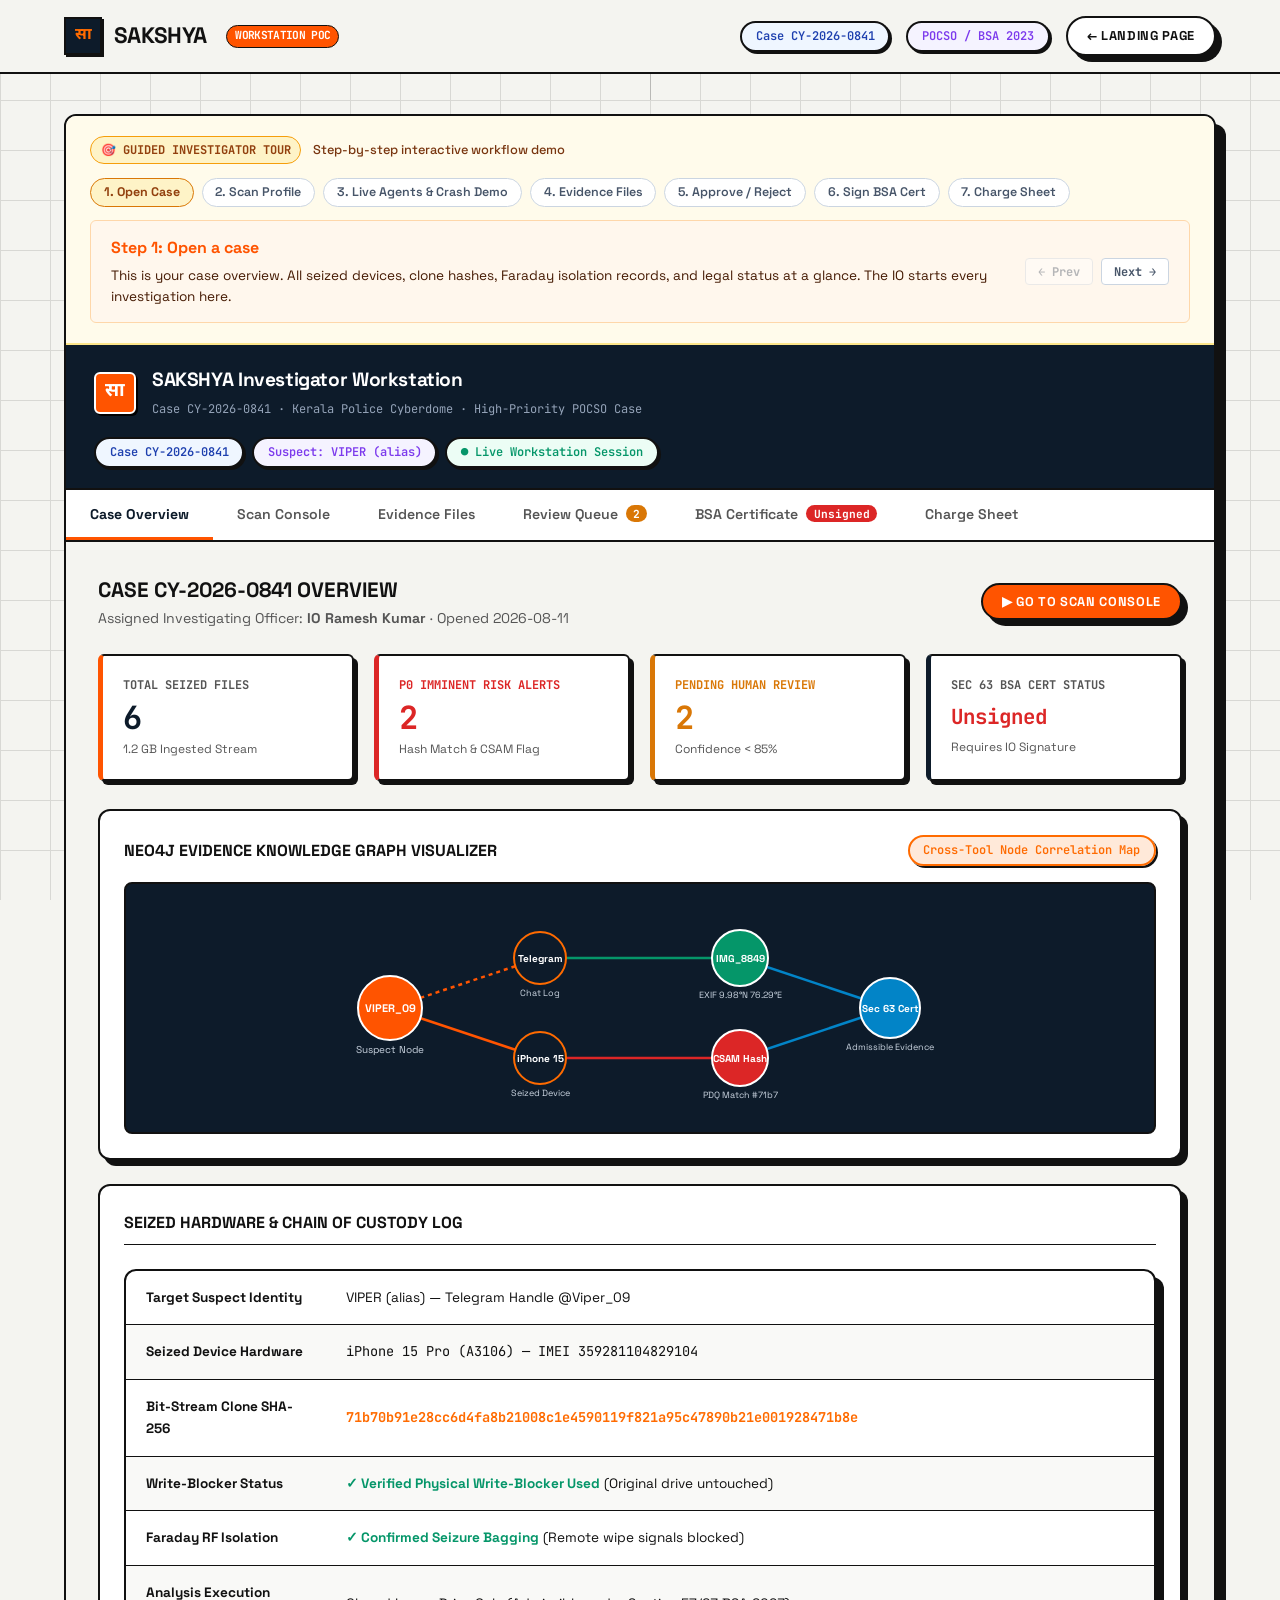
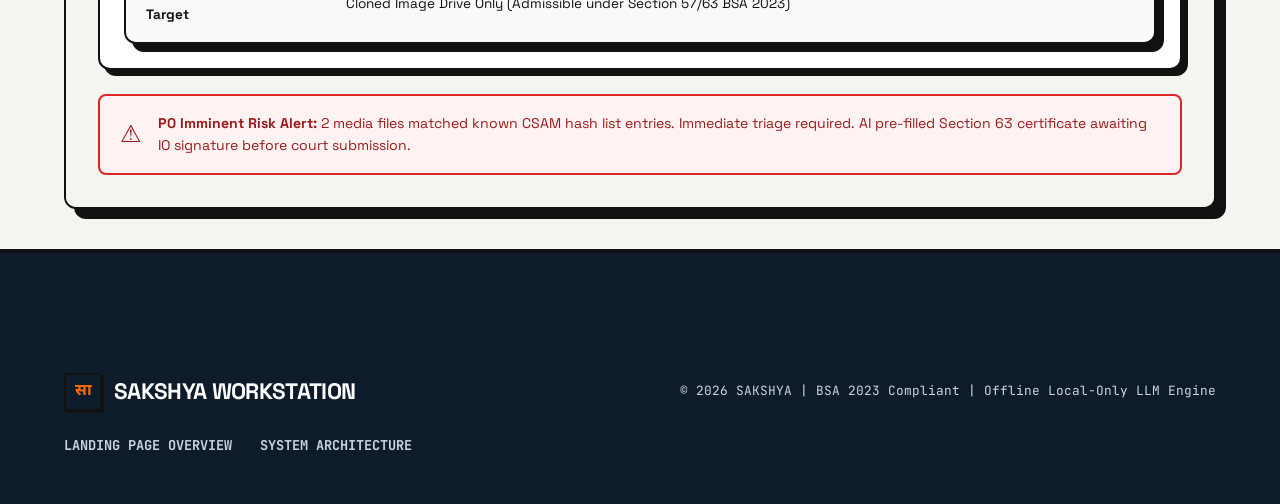
<file: demo.html>
<!DOCTYPE html>
<html lang="en">

<head>
    <meta charset="UTF-8">
    <meta name="viewport" content="width=device-width, initial-scale=1.0">
    <title>SAKSHYA (साक्ष्य) : Investigator Workstation Console PoC</title>
    <meta name="description"
        content="Interactive Investigator Workstation Dashboard for SAKSHYA Agentic Knowledge System. Case triage, live agent scan execution, per-file SQLite crash recovery, human review queue, Section 63 BSA signature, and charge sheet compilation.">
    <link rel="stylesheet" href="style.css">
</head>

<body>

    <!-- Dynamic Canvas Grid Background -->
    <div id="grid-container"></div>

    <!-- Navigation Bar -->
    <nav class="navbar" id="navbar">
        <div class="logo">
            <div class="logo-shield">सा</div>
            <span>SAKSHYA</span>
            <span class="logo-tag">WORKSTATION POC</span>
        </div>
        <div style="display: flex; gap: 1rem; align-items: center;">
            <span class="badge" style="color: #1E40AF; background: #EFF6FF;">Case CY-2026-0841</span>
            <span class="badge" style="color: #7C3AED; background: #F5F3FF;">POCSO / BSA 2023</span>
            <a href="index.html" class="btn btn-outline" style="font-size: 0.8rem; padding: 0.5rem 1.2rem;">← Landing Page</a>
        </div>
    </nav>

    <!-- Workstation Container Section -->
    <section style="padding: 2.5rem 5%;">
        <div class="ws-container">
            <!-- Guided Walkthrough Banner -->
            <div class="ws-walkthrough-bar">
                <div class="ws-walkthrough-header">
                    <span class="ws-walkthrough-tag">🎯 GUIDED INVESTIGATOR TOUR</span>
                    <span style="font-size: 0.8rem; color: #78350F; font-weight: 500;">Step-by-step interactive workflow demo</span>
                </div>
                <div class="ws-walkthrough-steps">
                    <button class="ws-step-btn active" id="ws-step-btn-0" onclick="goWsWalkStep(0)">1. Open Case</button>
                    <button class="ws-step-btn" id="ws-step-btn-1" onclick="goWsWalkStep(1)">2. Scan Profile</button>
                    <button class="ws-step-btn" id="ws-step-btn-2" onclick="goWsWalkStep(2)">3. Live Agents & Crash Demo</button>
                    <button class="ws-step-btn" id="ws-step-btn-3" onclick="goWsWalkStep(3)">4. Evidence Files</button>
                    <button class="ws-step-btn" id="ws-step-btn-4" onclick="goWsWalkStep(4)">5. Approve / Reject</button>
                    <button class="ws-step-btn" id="ws-step-btn-5" onclick="goWsWalkStep(5)">6. Sign BSA Cert</button>
                    <button class="ws-step-btn" id="ws-step-btn-6" onclick="goWsWalkStep(6)">7. Charge Sheet</button>
                </div>
                <div class="ws-walkthrough-hint" id="ws-walkthrough-hint-box">
                    <div style="flex: 1;">
                        <span style="font-weight: 700; color: var(--accent-orange);" id="ws-hint-step-title">Step 1: Open a case</span>
                        <p id="ws-hint-step-text" style="margin-top: 0.25rem; font-size: 0.85rem; color: #451A03;">
                            This is your case overview. All seized devices, clone hashes, Faraday isolation records, and legal status at a glance. The IO starts every investigation here.
                        </p>
                    </div>
                    <div class="ws-hint-nav">
                        <button class="ws-hint-btn" id="ws-prev-btn" onclick="prevWsWalkStep()" disabled>← Prev</button>
                        <button class="ws-hint-btn" id="ws-next-btn" onclick="nextWsWalkStep()">Next →</button>
                    </div>
                </div>
            </div>

            <!-- Workstation Console Top Status Header -->
            <div class="ws-header">
                <div class="ws-header-title">
                    <div class="ws-header-shield">सा</div>
                    <div>
                        <h3>SAKSHYA Investigator Workstation</h3>
                        <span class="ws-header-sub">Case CY-2026-0841 · Kerala Police Cyberdome · High-Priority POCSO Case</span>
                    </div>
                </div>
                <div class="ws-header-badges">
                    <span class="badge" style="color: #1E40AF; background: #EFF6FF;">Case CY-2026-0841</span>
                    <span class="badge" style="color: #7C3AED; background: #F5F3FF;">Suspect: VIPER (alias)</span>
                    <span class="badge" style="color: #059669; background: #ECFDF5;">● Live Workstation Session</span>
                </div>
            </div>

            <!-- Workstation Navigation Tabs -->
            <div class="ws-nav">
                <button class="ws-tab-btn active" id="ws-tab-dashboard" onclick="switchWsTab('dashboard')">Case Overview</button>
                <button class="ws-tab-btn" id="ws-tab-scan" onclick="switchWsTab('scan')">Scan Console</button>
                <button class="ws-tab-btn" id="ws-tab-evidence" onclick="switchWsTab('evidence')">Evidence Files</button>
                <button class="ws-tab-btn" id="ws-tab-review" onclick="switchWsTab('review')">Review Queue <span class="ws-badge-count" id="ws-review-count-badge">2</span></button>
                <button class="ws-tab-btn" id="ws-tab-certificate" onclick="switchWsTab('certificate')">BSA Certificate <span class="ws-badge-cert" id="ws-cert-status-badge">Unsigned</span></button>
                <button class="ws-tab-btn" id="ws-tab-chargesheet" onclick="switchWsTab('chargesheet')">Charge Sheet</button>
            </div>

            <!-- Workstation Body Content Panels -->
            <div class="ws-body">

                <!-- 1. Case Overview Panel -->
                <div class="ws-panel active" id="ws-panel-dashboard">
                    <div style="display: flex; justify-content: space-between; align-items: center; margin-bottom: 1.5rem; flex-wrap: wrap; gap: 1rem;">
                        <div>
                            <h3 style="font-size: 1.3rem; text-transform: uppercase; font-weight: 700;">Case CY-2026-0841 Overview</h3>
                            <p style="font-size: 0.88rem; color: var(--text-muted);">Assigned Investigating Officer: <strong>IO Ramesh Kumar</strong> · Opened 2026-08-11</p>
                        </div>
                        <button class="btn btn-primary" onclick="switchWsTab('scan')" style="font-size: 0.8rem; padding: 0.5rem 1.2rem;">▶ Go to Scan Console</button>
                    </div>

                    <!-- Metrics Grid -->
                    <div class="ws-stat-grid">
                        <div class="ws-stat-card">
                            <span class="ws-stat-label">Total Seized Files</span>
                            <span class="ws-stat-val">6</span>
                            <span class="ws-stat-sub">1.2 GB Ingested Stream</span>
                        </div>
                        <div class="ws-stat-card" style="border-left-color: var(--accent-red);">
                            <span class="ws-stat-label" style="color: var(--accent-red);">P0 Imminent Risk Alerts</span>
                            <span class="ws-stat-val" style="color: var(--accent-red);">2</span>
                            <span class="ws-stat-sub">Hash Match & CSAM Flag</span>
                        </div>
                        <div class="ws-stat-card" style="border-left-color: var(--accent-gold);">
                            <span class="ws-stat-label" style="color: var(--accent-gold);">Pending Human Review</span>
                            <span class="ws-stat-val" id="ws-stat-review-val" style="color: var(--accent-gold);">2</span>
                            <span class="ws-stat-sub">Confidence &lt; 85%</span>
                        </div>
                        <div class="ws-stat-card" style="border-left-color: var(--accent-navy);">
                            <span class="ws-stat-label">Sec 63 BSA Cert Status</span>
                            <span class="ws-stat-val" id="ws-stat-cert-val" style="font-size: 1.3rem; line-height: 1.6; color: var(--accent-red);">Unsigned</span>
                            <span class="ws-stat-sub" id="ws-stat-cert-sub">Requires IO Signature</span>
                        </div>
                    </div>

                    <!-- Interactive Neo4j Evidence Knowledge Graph Map -->
                    <div class="ws-card" style="margin-bottom: 1.5rem;">
                        <div style="display: flex; justify-content: space-between; align-items: center; margin-bottom: 1rem; flex-wrap: wrap; gap: 0.5rem;">
                            <h4 style="font-size: 1rem; text-transform: uppercase; font-weight: 700;">Neo4j Evidence Knowledge Graph Visualizer</h4>
                            <span class="badge badge-saffron">Cross-Tool Node Correlation Map</span>
                        </div>
                        <div style="background: var(--accent-navy); border: 2px solid var(--border-hard); border-radius: 8px; padding: 1.5rem; text-align: center; position: relative; min-height: 220px; display: flex; align-items: center; justify-content: center;">
                            <svg width="100%" height="200" viewBox="0 0 700 200" style="max-width: 700px;">
                                <!-- Connecting Edges -->
                                <line x1="100" y1="100" x2="250" y2="50" stroke="#FF5400" stroke-width="2.5" stroke-dasharray="4" />
                                <line x1="100" y1="100" x2="250" y2="150" stroke="#FF5400" stroke-width="2.5" />
                                <line x1="250" y1="50" x2="450" y2="50" stroke="#059669" stroke-width="2.5" />
                                <line x1="250" y1="150" x2="450" y2="150" stroke="#DC2626" stroke-width="2.5" />
                                <line x1="450" y1="50" x2="600" y2="100" stroke="#0284C7" stroke-width="2.5" />
                                <line x1="450" y1="150" x2="600" y2="100" stroke="#0284C7" stroke-width="2.5" />

                                <!-- Nodes -->
                                <g transform="translate(100, 100)">
                                    <circle r="32" fill="#FF5400" stroke="#FFF" stroke-width="2" />
                                    <text text-anchor="middle" dy="4" fill="#FFF" font-weight="bold" font-size="11">VIPER_09</text>
                                    <text text-anchor="middle" dy="45" fill="#CBD5E1" font-size="10">Suspect Node</text>
                                </g>

                                <g transform="translate(250, 50)">
                                    <circle r="26" fill="#0D1B2A" stroke="#FF6B00" stroke-width="2" />
                                    <text text-anchor="middle" dy="4" fill="#FFF" font-weight="bold" font-size="10">Telegram</text>
                                    <text text-anchor="middle" dy="38" fill="#CBD5E1" font-size="9">Chat Log</text>
                                </g>

                                <g transform="translate(250, 150)">
                                    <circle r="26" fill="#0D1B2A" stroke="#FF6B00" stroke-width="2" />
                                    <text text-anchor="middle" dy="4" fill="#FFF" font-weight="bold" font-size="10">iPhone 15</text>
                                    <text text-anchor="middle" dy="38" fill="#CBD5E1" font-size="9">Seized Device</text>
                                </g>

                                <g transform="translate(450, 50)">
                                    <circle r="28" fill="#059669" stroke="#FFF" stroke-width="2" />
                                    <text text-anchor="middle" dy="4" fill="#FFF" font-weight="bold" font-size="10">IMG_8849</text>
                                    <text text-anchor="middle" dy="40" fill="#CBD5E1" font-size="9">EXIF 9.98°N 76.29°E</text>
                                </g>

                                <g transform="translate(450, 150)">
                                    <circle r="28" fill="#DC2626" stroke="#FFF" stroke-width="2" />
                                    <text text-anchor="middle" dy="4" fill="#FFF" font-weight="bold" font-size="10">CSAM Hash</text>
                                    <text text-anchor="middle" dy="40" fill="#CBD5E1" font-size="9">PDQ Match #71b7</text>
                                </g>

                                <g transform="translate(600, 100)">
                                    <circle r="30" fill="#0284C7" stroke="#FFF" stroke-width="2" />
                                    <text text-anchor="middle" dy="4" fill="#FFF" font-weight="bold" font-size="10">Sec 63 Cert</text>
                                    <text text-anchor="middle" dy="42" fill="#CBD5E1" font-size="9">Admissible Evidence</text>
                                </g>
                            </svg>
                        </div>
                    </div>

                    <!-- Device & Chain of Custody Box -->
                    <div class="ws-card" style="margin-bottom: 1.5rem;">
                        <h4 style="font-size: 1rem; text-transform: uppercase; font-weight: 700; margin-bottom: 1rem; border-bottom: 1.5px solid var(--border-hard); padding-bottom: 0.5rem;">
                            Seized Hardware & Chain of Custody Log
                        </h4>
                        <div class="brutal-table-wrap">
                            <table class="brutal-table" style="font-size: 0.85rem;">
                                <tbody>
                                    <tr>
                                        <td style="font-weight: 700; width: 200px;">Target Suspect Identity</td>
                                        <td>VIPER (alias) — Telegram Handle @Viper_09</td>
                                    </tr>
                                    <tr>
                                        <td style="font-weight: 700;">Seized Device Hardware</td>
                                        <td style="font-family: var(--font-mono);">iPhone 15 Pro (A3106) — IMEI 359281104829104</td>
                                    </tr>
                                    <tr>
                                        <td style="font-weight: 700;">Bit-Stream Clone SHA-256</td>
                                        <td style="font-family: var(--font-mono); color: var(--accent-saffron); font-weight: 700;">71b70b91e28cc6d4fa8b21008c1e4590119f821a95c47890b21e001928471b8e</td>
                                    </tr>
                                    <tr>
                                        <td style="font-weight: 700;">Write-Blocker Status</td>
                                        <td><span style="color: var(--accent-green); font-weight: 700;">✓ Verified Physical Write-Blocker Used</span> (Original drive untouched)</td>
                                    </tr>
                                    <tr>
                                        <td style="font-weight: 700;">Faraday RF Isolation</td>
                                        <td><span style="color: var(--accent-green); font-weight: 700;">✓ Confirmed Seizure Bagging</span> (Remote wipe signals blocked)</td>
                                    </tr>
                                    <tr>
                                        <td style="font-weight: 700;">Analysis Execution Target</td>
                                        <td>Cloned Image Drive Only (Admissible under Section 57/63 BSA 2023)</td>
                                    </tr>
                                </tbody>
                            </table>
                        </div>
                    </div>

                    <!-- P0 Alert Banner -->
                    <div style="background: #FEF2F2; border: 2px solid #DC2626; border-radius: 8px; padding: 1rem 1.25rem; color: #991B1B; font-size: 0.88rem; display: flex; align-items: center; gap: 1rem;">
                        <span style="font-size: 1.5rem;">⚠</span>
                        <div>
                            <strong>P0 Imminent Risk Alert:</strong> 2 media files matched known CSAM hash list entries. Immediate triage required. AI pre-filled Section 63 certificate awaiting IO signature before court submission.
                        </div>
                    </div>
                </div>

                <!-- 2. Scan Console Panel -->
                <div class="ws-panel" id="ws-panel-scan">
                    <div style="margin-bottom: 1.5rem;">
                        <h3 style="font-size: 1.3rem; text-transform: uppercase; font-weight: 700;">Scan Console & Dynamic Agent Selector</h3>
                        <p style="font-size: 0.88rem; color: var(--text-muted);">
                            Choose a scan profile. SAKSHYA's dependency resolver only executes required agent tools — unused agents never claim CPU cycles or tasks.
                        </p>
                    </div>

                    <!-- Profile Selector Grid -->
                    <div style="display: grid; grid-template-columns: 1fr 1fr; gap: 1.25rem; margin-bottom: 1.5rem;">
                        <div class="ws-profile-card active" id="ws-prof-sprint" onclick="selectWsProfile('sprint')">
                            <div style="display: flex; justify-content: space-between; align-items: flex-start; margin-bottom: 0.5rem;">
                                <h4 style="font-size: 1.1rem; font-weight: 700;">CSAM ID Sprint</h4>
                                <span class="badge badge-green">Fastest Triage</span>
                            </div>
                            <p style="font-size: 0.85rem; color: var(--text-muted); margin-bottom: 0.75rem;">
                                Hash match + normalizer + synthetic detector only. Fastest path to known-content identification.
                            </p>
                            <div style="display: flex; gap: 0.4rem; flex-wrap: wrap; margin-bottom: 0.75rem;">
                                <span class="badge" style="font-size: 0.68rem;">Normalizer</span>
                                <span class="badge" style="font-size: 0.68rem; color: var(--accent-orange);">Hash Match (PDQ)</span>
                                <span class="badge" style="font-size: 0.68rem;">Synthetic Detect</span>
                            </div>
                            <div style="font-family: var(--font-mono); font-size: 0.8rem; font-weight: 700; color: var(--accent-navy);">
                                Total Tasks: 18 · Est. Wall Time: ~2.18s (~2 hrs real scale)
                            </div>
                        </div>

                        <div class="ws-profile-card" id="ws-prof-full" onclick="selectWsProfile('full')">
                            <div style="display: flex; justify-content: space-between; align-items: flex-start; margin-bottom: 0.5rem;">
                                <h4 style="font-size: 1.1rem; font-weight: 700;">Full Investigation</h4>
                                <span class="badge badge-saffron">Comprehensive</span>
                            </div>
                            <p style="font-size: 0.85rem; color: var(--text-muted); margin-bottom: 0.75rem;">
                                All 14 agents across 6 tiers. Ends with automatic BSA Section 63 certificate pre-fill + charge sheet draft.
                            </p>
                            <div style="display: flex; gap: 0.4rem; flex-wrap: wrap; margin-bottom: 0.75rem;">
                                <span class="badge" style="font-size: 0.68rem;">Normalizer</span>
                                <span class="badge" style="font-size: 0.68rem;">OCR</span>
                                <span class="badge" style="font-size: 0.68rem;">Metadata</span>
                                <span class="badge" style="font-size: 0.68rem;">ArcFace</span>
                                <span class="badge" style="font-size: 0.68rem;">NLP</span>
                                <span class="badge" style="font-size: 0.68rem;">Sec 63 Cert</span>
                            </div>
                            <div style="font-family: var(--font-mono); font-size: 0.8rem; font-weight: 700; color: var(--accent-navy);">
                                Total Tasks: 54 · Est. Wall Time: ~3.62s (~40 hrs real scale)
                            </div>
                        </div>
                    </div>

                    <!-- Execution Buttons -->
                    <div style="display: flex; gap: 1rem; margin-bottom: 1.5rem; flex-wrap: wrap;">
                        <button class="btn btn-primary" id="ws-btn-start" onclick="startWsScan()">▶ Start Live Scan</button>
                        <button class="btn btn-secondary" id="ws-btn-kill" onclick="killWsWorker()" disabled style="opacity: 0.5;">⚡ Kill Worker (Demo Crash Recovery)</button>
                    </div>

                    <!-- Live Scan Progress Box -->
                    <div class="ws-card" style="margin-bottom: 1.5rem;" id="ws-progress-box">
                        <div style="display: flex; justify-content: space-between; align-items: center; margin-bottom: 0.5rem;">
                            <span style="font-weight: 700; font-size: 0.9rem;">Scan Execution Progress</span>
                            <span style="font-family: var(--font-mono); font-size: 0.85rem; font-weight: bold;" id="ws-progress-text">0 / 18 tasks completed (0%)</span>
                        </div>
                        <div style="background: var(--bg-base); border: 1.5px solid var(--border-hard); border-radius: 99px; height: 12px; overflow: hidden; padding: 2px;">
                            <div id="ws-progress-bar" style="background: var(--accent-orange); width: 0%; height: 100%; border-radius: 99px; transition: width 0.15s ease;"></div>
                        </div>

                        <!-- Crash Recovery Banner Alert -->
                        <div id="ws-crash-alert-box" style="margin-top: 1rem; display: none;"></div>
                    </div>

                    <!-- Interactive Custom ReAct LLM Query Box -->
                    <div class="ws-card" style="margin-bottom: 1.5rem; background: #FFF;">
                        <h4 style="font-size: 1rem; font-weight: 700; text-transform: uppercase; margin-bottom: 0.5rem;">
                            Interactive ReAct Orchestrator Natural Language Query Console
                        </h4>
                        <p style="font-size: 0.82rem; color: var(--text-muted); margin-bottom: 1rem;">
                            Type any custom forensic investigation query or click suggestion pills to execute live LLM reasoning loops over tools.
                        </p>
                        <div style="display: flex; gap: 0.5rem; margin-bottom: 1rem;">
                            <input type="text" id="react-custom-input" placeholder="e.g. Find secrecy instructions in chat dump and map EXIF coordinates..."
                                style="flex: 1; padding: 0.75rem 1rem; border: 2px solid var(--border-hard); border-radius: 6px; font-family: var(--font-sans); font-size: 0.88rem;">
                            <button class="btn btn-primary" onclick="runCustomReactQuery()" style="font-size: 0.82rem; padding: 0.75rem 1.25rem;">
                                Run ReAct Query ➔
                            </button>
                        </div>
                        <div style="display: flex; gap: 0.5rem; flex-wrap: wrap;">
                            <span style="font-size: 0.75rem; color: var(--text-muted); align-self: center; font-weight: bold;">Quick Prompts:</span>
                            <button class="preset-btn" onclick="runCustomReactQuery('grooming')" style="font-size: 0.72rem; padding: 0.25rem 0.6rem;">💬 Secrecy Chat Instructions</button>
                            <button class="preset-btn" onclick="runCustomReactQuery('gps')" style="font-size: 0.72rem; padding: 0.25rem 0.6rem;">📍 EXIF Image Coordinates</button>
                            <button class="preset-btn" onclick="runCustomReactQuery('face')" style="font-size: 0.72rem; padding: 0.25rem 0.6rem;">👤 ArcFace Identity Matching</button>
                            <button class="preset-btn" onclick="runCustomReactQuery('crypto')" style="font-size: 0.72rem; padding: 0.25rem 0.6rem;">₿ BTC Wallet Tracing</button>
                        </div>
                    </div>

                    <!-- ReAct Reasoning Trace Component -->
                    <div class="ws-card">
                        <div style="display: flex; justify-content: space-between; align-items: center; margin-bottom: 1rem; flex-wrap: wrap; gap: 0.5rem;">
                            <h4 style="font-size: 1rem; font-weight: 700; text-transform: uppercase;">Orchestrator Execution Trace</h4>
                            <span style="font-family: var(--font-mono); font-size: 0.75rem; color: var(--accent-orange); font-weight: 700;">Local Ollama LLM Reasoning</span>
                        </div>
                        <div style="display: flex; gap: 0.5rem; margin-bottom: 1rem;">
                            <button class="preset-btn active" id="ws-trace-btn-0" onclick="switchWsTrace(0)">Turn 1</button>
                            <button class="preset-btn" id="ws-trace-btn-1" onclick="switchWsTrace(1)">Turn 2</button>
                            <button class="preset-btn" id="ws-trace-btn-2" onclick="switchWsTrace(2)">Turn 3</button>
                        </div>
                        <div id="ws-trace-content-box">
                            <!-- Injected dynamically via JS -->
                        </div>
                    </div>
                </div>

                <!-- 3. Evidence Files Panel -->
                <div class="ws-panel" id="ws-panel-evidence">
                    <div style="margin-bottom: 1.25rem;">
                        <h3 style="font-size: 1.3rem; text-transform: uppercase; font-weight: 700;">Ingested Evidence Files</h3>
                        <p style="font-size: 0.88rem; color: var(--text-muted);">
                            Sorted by risk severity. POCSO auto-redaction masks victim identity faces and sensitive PII before display. Click <strong>Inspect Artifact</strong> to open full forensic metadata.
                        </p>
                    </div>

                    <div style="background: #ECFDF5; border: 1.5px solid #059669; border-radius: 6px; padding: 0.75rem 1rem; margin-bottom: 1.5rem; font-size: 0.82rem; color: #065F46;">
                        <strong>🔒 Privacy Protection Active:</strong> Automatic face blurring applied to all P0/P1 image frames. Full unredacted files remain sealed in bit-stream clone drive.
                    </div>

                    <div class="brutal-table-wrap">
                        <table class="brutal-table" style="font-size: 0.85rem;">
                            <thead>
                                <tr>
                                    <th>File Name</th>
                                    <th>Type</th>
                                    <th>Size</th>
                                    <th>Status</th>
                                    <th>Agents Executed</th>
                                    <th>Risk Level</th>
                                    <th>Inspect</th>
                                </tr>
                            </thead>
                            <tbody>
                                <tr>
                                    <td style="font-family: var(--font-mono); font-weight: bold;">chat_screenshot.png</td>
                                    <td>PNG Image</td>
                                    <td>820 KB</td>
                                    <td><span style="color: var(--accent-green); font-weight: bold;">✓ Done</span></td>
                                    <td>
                                        <div style="display: flex; gap: 4px; flex-wrap: wrap;">
                                            <span class="badge" style="font-size: 0.65rem;">Normalizer</span>
                                            <span class="badge" style="font-size: 0.65rem;">OCR</span>
                                            <span class="badge" style="font-size: 0.65rem; color: var(--accent-orange);">NLP</span>
                                        </div>
                                    </td>
                                    <td><span class="badge" style="background: #FEF2F2; color: #DC2626; border-color: #DC2626; font-weight: bold;">P0 (Imminent)</span></td>
                                    <td><button class="btn btn-outline" style="font-size: 0.72rem; padding: 0.25rem 0.6rem;" onclick="openArtifactModal('chat_screenshot.png')">👁 Inspect</button></td>
                                </tr>
                                <tr>
                                    <td style="font-family: var(--font-mono); font-weight: bold;">known_file_copy.png</td>
                                    <td>PNG Image</td>
                                    <td>210 KB</td>
                                    <td><span style="color: var(--accent-green); font-weight: bold;">✓ Done</span></td>
                                    <td>
                                        <div style="display: flex; gap: 4px; flex-wrap: wrap;">
                                            <span class="badge" style="font-size: 0.65rem;">Normalizer</span>
                                            <span class="badge" style="font-size: 0.65rem; color: var(--accent-orange);">PDQ Hash</span>
                                        </div>
                                    </td>
                                    <td><span class="badge" style="background: #FEF2F2; color: #DC2626; border-color: #DC2626; font-weight: bold;">P0 (Imminent)</span></td>
                                    <td><button class="btn btn-outline" style="font-size: 0.72rem; padding: 0.25rem 0.6rem;" onclick="openArtifactModal('known_file_copy.png')">👁 Inspect</button></td>
                                </tr>
                                <tr>
                                    <td style="font-family: var(--font-mono); font-weight: bold;">IMG_8849.JPG</td>
                                    <td>JPEG Image</td>
                                    <td>4.2 MB</td>
                                    <td><span style="color: var(--accent-green); font-weight: bold;">✓ Done</span></td>
                                    <td>
                                        <div style="display: flex; gap: 4px; flex-wrap: wrap;">
                                            <span class="badge" style="font-size: 0.65rem;">Normalizer</span>
                                            <span class="badge" style="font-size: 0.65rem;">Metadata</span>
                                            <span class="badge" style="font-size: 0.65rem;">ArcFace</span>
                                        </div>
                                    </td>
                                    <td><span class="badge" style="background: #FFFBEB; color: #D97706; border-color: #D97706; font-weight: bold;">P1 (High)</span></td>
                                    <td><button class="btn btn-outline" style="font-size: 0.72rem; padding: 0.25rem 0.6rem;" onclick="openArtifactModal('IMG_8849.JPG')">👁 Inspect</button></td>
                                </tr>
                                <tr>
                                    <td style="font-family: var(--font-mono); font-weight: bold;">invoice_aug.pdf</td>
                                    <td>PDF Document</td>
                                    <td>1.1 MB</td>
                                    <td><span style="color: var(--accent-green); font-weight: bold;">✓ Done</span></td>
                                    <td>
                                        <div style="display: flex; gap: 4px; flex-wrap: wrap;">
                                            <span class="badge" style="font-size: 0.65rem;">Normalizer</span>
                                            <span class="badge" style="font-size: 0.65rem;">Financial</span>
                                        </div>
                                    </td>
                                    <td><span class="badge" style="background: #EFF6FF; color: #2563EB; border-color: #2563EB; font-weight: bold;">P2 (Medium)</span></td>
                                    <td><button class="btn btn-outline" style="font-size: 0.72rem; padding: 0.25rem 0.6rem;" onclick="openArtifactModal('invoice_aug.pdf')">👁 Inspect</button></td>
                                </tr>
                                <tr>
                                    <td style="font-family: var(--font-mono); font-weight: bold;">plate_capture.mp4</td>
                                    <td>MP4 Video</td>
                                    <td>22 MB</td>
                                    <td><span style="color: var(--accent-gold); font-weight: bold;">◌ Processing</span></td>
                                    <td>
                                        <div style="display: flex; gap: 4px; flex-wrap: wrap;">
                                            <span class="badge" style="font-size: 0.65rem;">Normalizer</span>
                                            <span class="badge" style="font-size: 0.65rem;">ANPR</span>
                                        </div>
                                    </td>
                                    <td><span style="color: var(--text-muted);">—</span></td>
                                    <td><button class="btn btn-outline" style="font-size: 0.72rem; padding: 0.25rem 0.6rem;" disabled style="opacity: 0.4;">Processing</button></td>
                                </tr>
                                <tr>
                                    <td style="font-family: var(--font-mono); font-weight: bold;">voice_note.m4a</td>
                                    <td>Audio Clip</td>
                                    <td>3.4 MB</td>
                                    <td><span style="color: var(--text-muted);">○ Queued</span></td>
                                    <td><span style="color: var(--text-muted);">—</span></td>
                                    <td><span style="color: var(--text-muted);">—</span></td>
                                    <td><button class="btn btn-outline" style="font-size: 0.72rem; padding: 0.25rem 0.6rem;" disabled style="opacity: 0.4;">Queued</button></td>
                                </tr>
                            </tbody>
                        </table>
                    </div>
                </div>

                <!-- 4. Review Queue Panel -->
                <div class="ws-panel" id="ws-panel-review">
                    <div style="margin-bottom: 1.5rem;">
                        <h3 style="font-size: 1.3rem; text-transform: uppercase; font-weight: 700;">Human-in-the-Loop Review Queue</h3>
                        <p style="font-size: 0.88rem; color: var(--text-muted);">
                            Low-confidence agent correlations wait here. SAKSHYA <strong>never auto-merges</strong> identities or grooming claims without Investigating Officer approval.
                        </p>
                    </div>

                    <div style="display: flex; flex-direction: column; gap: 1.25rem;" id="ws-review-queue-list">
                        <!-- Review Card 1 -->
                        <div class="ws-card" id="ws-review-item-r001">
                            <div style="display: flex; justify-content: space-between; align-items: flex-start; margin-bottom: 0.75rem; flex-wrap: wrap; gap: 0.5rem;">
                                <div>
                                    <h4 style="font-size: 1.1rem; font-weight: 700; color: var(--accent-navy);">Identity Link — IMG_8849.JPG ↔ person_B.jpg</h4>
                                    <span class="badge" style="color: #7C3AED; background: #F5F3FF; margin-top: 0.3rem;">ArcFace Face Correlation</span>
                                </div>
                                <div style="text-align: right;">
                                    <div style="font-size: 0.75rem; color: var(--text-muted); text-transform: uppercase;">Confidence Score</div>
                                    <div style="font-family: var(--font-mono); font-size: 1.5rem; font-weight: bold; color: var(--accent-gold);">68%</div>
                                </div>
                            </div>

                            <div style="background: var(--bg-base); border: 1px solid var(--border-hard); padding: 0.85rem; border-radius: 6px; font-size: 0.85rem; margin-bottom: 1rem;">
                                <strong>Agent Detail:</strong> Cosine similarity 0.68 (above auto-link threshold 0.62, below auto-merge threshold 0.85). Corroborating signal: shared GPS coordinates in Ernakulam (9.9816° N, 76.2999° E). Recommend: confirm suspect identity link before adding edge to Neo4j graph.
                            </div>

                            <div id="ws-review-action-r001" style="display: flex; gap: 0.75rem; flex-wrap: wrap;">
                                <button class="btn btn-primary" onclick="approveWsReview('r001')" style="background: #059669; border-color: var(--border-hard); font-size: 0.8rem; padding: 0.5rem 1.2rem;">✓ Approve & Add to Graph</button>
                                <button class="btn btn-outline" onclick="rejectWsReview('r001')" style="color: #DC2626; border-color: #DC2626; font-size: 0.8rem; padding: 0.5rem 1.2rem;">✗ Reject Link</button>
                            </div>
                        </div>

                        <!-- Review Card 2 -->
                        <div class="ws-card" id="ws-review-item-r002">
                            <div style="display: flex; justify-content: space-between; align-items: flex-start; margin-bottom: 0.75rem; flex-wrap: wrap; gap: 0.5rem;">
                                <div>
                                    <h4 style="font-size: 1.1rem; font-weight: 700; color: var(--accent-navy);">Grooming Pattern Flag — chat_screenshot.png</h4>
                                    <span class="badge" style="color: #7C3AED; background: #F5F3FF; margin-top: 0.3rem;">NLP Grooming Classifier</span>
                                </div>
                                <div style="text-align: right;">
                                    <div style="font-size: 0.75rem; color: var(--text-muted); text-transform: uppercase;">Confidence Score</div>
                                    <div style="font-family: var(--font-mono); font-size: 1.5rem; font-weight: bold; color: var(--accent-green);">83%</div>
                                </div>
                            </div>

                            <div style="background: var(--bg-base); border: 1px solid var(--border-hard); padding: 0.85rem; border-radius: 6px; font-size: 0.85rem; margin-bottom: 1rem;">
                                <strong>Agent Detail:</strong> OCR text contains phrases matching grooming indicators (secrecy instruction + gift offering pattern). POCSO relevance flagged. Recommend: include in charge sheet narrative.
                            </div>

                            <div id="ws-review-action-r002" style="display: flex; gap: 0.75rem; flex-wrap: wrap;">
                                <button class="btn btn-primary" onclick="approveWsReview('r002')" style="background: #059669; border-color: var(--border-hard); font-size: 0.8rem; padding: 0.5rem 1.2rem;">✓ Approve & Add to Graph</button>
                                <button class="btn btn-outline" onclick="rejectWsReview('r002')" style="color: #DC2626; border-color: #DC2626; font-size: 0.8rem; padding: 0.5rem 1.2rem;">✗ Reject Flag</button>
                            </div>
                        </div>
                    </div>
                </div>

                <!-- 5. BSA Certificate Panel -->
                <div class="ws-panel" id="ws-panel-certificate">
                    <div style="margin-bottom: 1.5rem;">
                        <h3 style="font-size: 1.3rem; text-transform: uppercase; font-weight: 700;">Section 63 BSA 2023 Statutory Certificate</h3>
                        <p style="font-size: 0.88rem; color: var(--text-muted);">
                            Pre-filled by SAKSHYA's compliance agent. Mandatory statutory requirement: IO must physically sign. AI cannot certify evidence in court.
                        </p>
                    </div>

                    <div class="ws-card" style="margin-bottom: 1.5rem; background: #FFF;">
                        <div style="border-bottom: 2px solid var(--border-hard); padding-bottom: 1rem; margin-bottom: 1.5rem; text-align: center;">
                            <h3 style="font-size: 1.3rem; text-transform: uppercase; letter-spacing: 0.05em;">CERTIFICATE UNDER SECTION 63</h3>
                            <h4 style="font-size: 1rem; color: var(--accent-orange); text-transform: uppercase; font-family: var(--font-mono);">BHARATIYA SAKSHYA ADHINIYAM (BSA), 2023</h4>
                            <span style="font-size: 0.8rem; color: var(--text-muted);">[ Schedule : Part A (Hardware) & Part B (Expert Hash Validation) ]</span>
                        </div>

                        <!-- IO Credentials Form -->
                        <div style="background: #F8FAFC; border: 1.5px solid var(--border-hard); padding: 1rem 1.25rem; border-radius: 6px; margin-bottom: 1.25rem;">
                            <span style="font-size: 0.8rem; font-weight: bold; color: var(--accent-orange); text-transform: uppercase;">Investigating Officer Certification Details:</span>
                            <div style="display: grid; grid-template-columns: 1fr 1fr; gap: 0.75rem; margin-top: 0.75rem;">
                                <div>
                                    <label style="font-size: 0.75rem; color: var(--text-muted); font-weight: bold;">IO Full Name:</label>
                                    <input type="text" id="io-name-input" value="IO Ramesh Kumar" style="width:100%; padding:0.4rem; border:1px solid #111; border-radius:4px; font-size:0.85rem;">
                                </div>
                                <div>
                                    <label style="font-size: 0.75rem; color: var(--text-muted); font-weight: bold;">Designation / Rank:</label>
                                    <input type="text" id="io-rank-input" value="Inspector of Police" style="width:100%; padding:0.4rem; border:1px solid #111; border-radius:4px; font-size:0.85rem;">
                                </div>
                                <div>
                                    <label style="font-size: 0.75rem; color: var(--text-muted); font-weight: bold;">Police Station / Unit:</label>
                                    <input type="text" id="io-station-input" value="Kerala Police Cyberdome" style="width:100%; padding:0.4rem; border:1px solid #111; border-radius:4px; font-size:0.85rem;">
                                </div>
                                <div>
                                    <label style="font-size: 0.75rem; color: var(--text-muted); font-weight: bold;">Officer Badge Number:</label>
                                    <input type="text" id="io-badge-input" value="KB-9481" style="width:100%; padding:0.4rem; border:1px solid #111; border-radius:4px; font-size:0.85rem;">
                                </div>
                            </div>
                        </div>

                        <div style="background: var(--bg-base); padding: 1.25rem; border: 1.5px solid var(--border-hard); border-radius: 6px; margin-bottom: 1.25rem; font-size: 0.85rem; font-family: var(--font-mono);">
                            <strong style="color: var(--accent-navy); text-transform: uppercase;">PART A : HARDWARE & EXTRACTION IDENTIFIERS</strong><br><br>
                            • Case Ref: <code>CY-2026-0841 / EVD-884</code><br>
                            • Target Device: Apple iPhone 15 Pro Max (Model A3106)<br>
                            • IMEI / Serial: <code>359281104829104</code> | MAC: <code>A4:DE:48:00:11:22</code><br>
                            • Forensic Clone Image: Bit-Stream Image <code>clone_drive_01.raw</code>
                        </div>

                        <div style="background: var(--bg-base); padding: 1.25rem; border: 1.5px solid var(--border-hard); border-radius: 6px; margin-bottom: 1.5rem; font-size: 0.85rem; font-family: var(--font-mono);">
                            <strong style="color: var(--accent-navy); text-transform: uppercase;">PART B : CRYPTOGRAPHIC EVIDENCE VALIDATION BLOCK</strong><br><br>
                            • Target Evidence Artifact: <code>/DCIM/100APPLE/IMG_8849.JPG</code><br>
                            • Cryptographic SHA-256 Hash:<br>
                            <code style="background: #FFF; padding: 0.4rem; display: block; border: 1px solid var(--border-hard); margin: 0.4rem 0; font-weight: bold; color: var(--accent-orange); word-break: break-all;">
                                71b70b91e28cc6d4fa8b21008c1e4590119f821a95c47890b21e001928471b8e
                            </code>
                            • Extraction Engine: SAKSHYA Sec 63 Agent v1.2 (ALEAPP SQLite Parser)<br>
                            • Primary Evidence Classification: Section 57 BSA 2023 Primary Evidence (Cache Timeline Verified)
                        </div>

                        <div style="background: #FFFBEB; border: 1.5px solid #D97706; border-radius: 6px; padding: 1rem; font-size: 0.85rem; color: #92400E; margin-bottom: 1.5rem;">
                            <strong>⚠ Statutory Mandate (Section 63 BSA 2023):</strong> This certificate has been pre-populated by SAKSHYA. Investigating Officer must verify parameters and sign below. AI accelerates; humans certify.
                        </div>

                        <div id="ws-cert-signature-area">
                            <button class="btn btn-primary" onclick="signWsCertificate()" style="width: 100%; justify-content: center; font-size: 0.95rem; padding: 1rem;">
                                ✒ IO Sign-Off — I Have Verified All Cryptographic Fields
                            </button>
                        </div>
                    </div>
                </div>

                <!-- 6. Charge Sheet Panel -->
                <div class="ws-panel" id="ws-panel-chargesheet">
                    <div style="margin-bottom: 1.5rem;">
                        <h3 style="font-size: 1.3rem; text-transform: uppercase; font-weight: 700;">AI-Drafted Charge Sheet Summary</h3>
                        <p style="font-size: 0.88rem; color: var(--text-muted);">
                            Compiled from validated Neo4j evidence graph subgraphs. Always labelled as AI-drafted and requiring IO approval before submission to court.
                        </p>
                    </div>

                    <div id="ws-chargesheet-content-area">
                        <div class="ws-card" style="text-align: center; padding: 3rem 1.5rem;">
                            <h4 style="font-size: 1.1rem; font-weight: 700; margin-bottom: 0.75rem;">Generate Legal Charge Sheet Narrative</h4>
                            <p style="font-size: 0.88rem; color: var(--text-muted); max-width: 500px; margin: 0 auto 1.5rem;">
                                Compiles chronological timeline of findings, cited exhibits, Section 63 BSA certificate references, and statutory offense mapping.
                            </p>
                            <button class="btn btn-primary" onclick="generateWsChargeSheet()">📄 Generate Charge Sheet Draft</button>
                        </div>
                    </div>
                </div>

            </div>
        </div>
    </section>

    <!-- Forensic Artifact Inspector Modal -->
    <div class="modal-overlay" id="artifact-modal">
        <div class="modal-content" style="max-width: 750px;">
            <div style="display: flex; justify-content: space-between; align-items: center; margin-bottom: 1rem; border-bottom: 2px solid var(--border-hard); padding-bottom: 0.5rem;">
                <h3 style="font-size: 1.2rem; font-weight: bold; text-transform: uppercase;">Forensic Artifact Inspector</h3>
                <button onclick="closeArtifactModal()" style="background: none; border: none; font-size: 1.5rem; cursor: pointer;">✕</button>
            </div>
            <div id="artifact-modal-body">
                <!-- Injected dynamically via demo.js -->
            </div>
        </div>
    </div>

    <!-- Footer -->
    <footer class="footer">
        <div class="footer-bottom">
            <div class="logo">
                <div class="logo-shield">सा</div>
                <span>SAKSHYA WORKSTATION</span>
            </div>
            <div style="font-family: var(--font-mono); font-size: 0.8rem; color: #CBD5E1;">
                © 2026 SAKSHYA | BSA 2023 Compliant | Offline Local-Only LLM Engine
            </div>
            <div class="footer-links">
                <a href="index.html">Landing Page Overview</a>
                <a href="index.html#architecture">System Architecture</a>
            </div>
        </div>
    </footer>

    <script src="demo.js"></script>
</body>

</html>
</file>
<file: style.css>
/* ═══════════════════════════════════════════════════════════════════════════
   SAKSHYA (साक्ष्य) : NEO-BRUTALIST FORENSIC INTELLIGENCE DESIGN SYSTEM
   Section 63 & Section 57 Bharatiya Sakshya Adhiniyam (BSA) 2023 Compliance
   ═══════════════════════════════════════════════════════════════════════════ */

@import url('https://fonts.googleapis.com/css2?family=Space+Grotesk:wght@400;500;600;700&family=JetBrains+Mono:ital,wght@0,400;0,500;0,700;1,400&family=Noto+Sans+Devanagari:wght@600;700&display=swap');

:root {
    --bg-base: #F4F4F0;
    --bg-surface: #FFFFFF;
    --accent-orange: #FF5400;
    --accent-saffron: #FF6B00;
    --accent-navy: #0D1B2A;
    --accent-gold: #D97706;
    --accent-green: #059669;
    --accent-red: #DC2626;
    --accent-cyan: #0284C7;
    --text-dark: #111111;
    --text-muted: #555555;
    --border-hard: #111111;
    --border-width: 2px;
    --shadow-offset: 6px;
    --shadow-hover: 2px;
    --radius-card: 12px;
    --radius-pill: 50px;
    --radius-sm: 6px;
    --font-sans: 'Space Grotesk', -apple-system, sans-serif;
    --font-mono: 'JetBrains Mono', monospace;
    --font-devanagari: 'Noto Sans Devanagari', sans-serif;
    --ease-brutal: cubic-bezier(0.25, 1, 0.5, 1);
}

*, *::before, *::after {
    box-sizing: border-box;
    margin: 0;
    padding: 0;
}

html {
    scroll-behavior: smooth;
}

body {
    font-family: var(--font-sans);
    background-color: var(--bg-base);
    color: var(--text-dark);
    line-height: 1.6;
    overflow-x: hidden;
    -webkit-font-smoothing: antialiased;
}

/* ═══════════════════════════════════════════════
   DYNAMIC GRID BACKGROUND
═══════════════════════════════════════════════ */
#grid-container {
    position: fixed;
    top: 0;
    left: 0;
    width: 100vw;
    height: 100vh;
    z-index: -1;
    pointer-events: none;
    display: grid;
    overflow: hidden;
}

.grid-cell {
    border-top: 1px solid rgba(17, 17, 17, 0.12);
    border-left: 1px solid rgba(17, 17, 17, 0.12);
    background-color: transparent;
    position: relative;
}

.grid-cell::before,
.grid-cell::after {
    content: '';
    position: absolute;
    background-color: rgba(17, 17, 17, 0.12);
    opacity: 0;
    pointer-events: none;
    z-index: 1;
}

.grid-cell::before {
    top: -1px;
    left: 0;
    width: 100%;
    height: 1px;
}

.grid-cell::after {
    top: 0;
    left: -1px;
    width: 1px;
    height: 100%;
}

.grid-cell.slide-down::before {
    opacity: 1;
    animation: slideLineDown 2.5s cubic-bezier(0.4, 0, 0.2, 1) forwards;
}

.grid-cell.slide-right::after {
    opacity: 1;
    animation: slideLineRight 2.5s cubic-bezier(0.4, 0, 0.2, 1) forwards;
}

@keyframes slideLineDown {
    0% {
        transform: translateY(0);
        background-color: rgba(17, 17, 17, 0.15);
        box-shadow: none;
    }
    15% {
        background-color: rgba(255, 84, 0, 0.9);
        box-shadow: 0 0 12px rgba(255, 84, 0, 0.6);
    }
    30% { transform: translateY(50px); }
    70% {
        transform: translateY(50px);
        background-color: rgba(255, 84, 0, 0.9);
        box-shadow: 0 0 12px rgba(255, 84, 0, 0.6);
    }
    85% {
        background-color: rgba(17, 17, 17, 0.15);
        box-shadow: none;
    }
    100% {
        transform: translateY(0);
        background-color: rgba(17, 17, 17, 0.15);
        box-shadow: none;
    }
}

@keyframes slideLineRight {
    0% {
        transform: translateX(0);
        background-color: rgba(17, 17, 17, 0.15);
        box-shadow: none;
    }
    15% {
        background-color: rgba(255, 84, 0, 0.9);
        box-shadow: 0 0 12px rgba(255, 84, 0, 0.6);
    }
    30% { transform: translateX(50px); }
    70% {
        transform: translateX(50px);
        background-color: rgba(255, 84, 0, 0.9);
        box-shadow: 0 0 12px rgba(255, 84, 0, 0.6);
    }
    85% {
        background-color: rgba(17, 17, 17, 0.15);
        box-shadow: none;
    }
    100% {
        transform: translateX(0);
        background-color: rgba(17, 17, 17, 0.15);
        box-shadow: none;
    }
}

a {
    text-decoration: none;
    color: inherit;
}

ul {
    list-style: none;
}

::selection {
    background-color: var(--accent-orange);
    color: #FFFFFF;
}

/* ═══════════════════════════════════════════════
   NAVIGATION
═══════════════════════════════════════════════ */
.navbar {
    display: flex;
    justify-content: space-between;
    align-items: center;
    padding: 1rem 5%;
    background: var(--bg-base);
    border-bottom: var(--border-width) solid var(--border-hard);
    position: sticky;
    top: 0;
    z-index: 500;
}

.logo {
    font-size: 1.4rem;
    font-weight: 700;
    letter-spacing: -0.03em;
    display: flex;
    align-items: center;
    gap: 0.75rem;
    text-transform: uppercase;
}

.logo-shield {
    width: 38px;
    height: 38px;
    background: var(--accent-navy);
    border: var(--border-width) solid var(--border-hard);
    color: var(--accent-saffron);
    display: inline-flex;
    align-items: center;
    justify-content: center;
    font-size: 1rem;
    font-weight: bold;
    box-shadow: 2px 2px 0 var(--border-hard);
    font-family: var(--font-devanagari);
}

.logo-tag {
    font-family: var(--font-mono);
    font-size: 0.7rem;
    background: var(--accent-orange);
    color: #FFF;
    padding: 0.1rem 0.5rem;
    border: 1.5px solid var(--border-hard);
    border-radius: var(--radius-pill);
    margin-left: 0.5rem;
}

.nav-links {
    display: flex;
    gap: 1.5rem;
    align-items: center;
}

.nav-links a {
    font-size: 0.82rem;
    font-weight: 700;
    text-transform: uppercase;
    position: relative;
    padding-bottom: 2px;
    letter-spacing: 0.03em;
    white-space: nowrap;
}

.nav-links a::after {
    content: '';
    position: absolute;
    width: 0;
    height: 3px;
    bottom: 0;
    left: 0;
    background: var(--accent-orange);
    transition: width 0.2s var(--ease-brutal);
}

.nav-links a:hover::after {
    width: 100%;
}

.nav-ws-badge {
    background: #FFF3EB;
    color: var(--accent-orange) !important;
    border: 1.5px solid var(--accent-orange);
    padding: 0.35rem 0.8rem !important;
    border-radius: 99px;
    transition: all 0.2s ease;
    text-transform: none !important;
}

.nav-ws-badge:hover {
    background: var(--accent-orange) !important;
    color: #FFF !important;
}

/* ═══════════════════════════════════════════════
   BUTTONS & BADGES
═══════════════════════════════════════════════ */
.btn {
    display: inline-flex;
    align-items: center;
    justify-content: center;
    gap: 0.5rem;
    padding: 0.85rem 1.8rem;
    border-radius: var(--radius-pill);
    font-weight: 700;
    text-transform: uppercase;
    letter-spacing: 0.05em;
    font-size: 0.85rem;
    cursor: pointer;
    border: var(--border-width) solid var(--border-hard);
    transition: all 0.15s var(--ease-brutal);
    box-shadow: var(--shadow-offset) var(--shadow-offset) 0 var(--border-hard);
    font-family: var(--font-sans);
}

.btn:hover {
    transform: translate(calc(var(--shadow-offset) - var(--shadow-hover)), calc(var(--shadow-offset) - var(--shadow-hover)));
    box-shadow: var(--shadow-hover) var(--shadow-hover) 0 var(--border-hard);
}

.btn-primary {
    background: var(--accent-orange);
    color: #FFFFFF;
}

.btn-secondary {
    background: var(--accent-navy);
    color: #FFFFFF;
}

.btn-outline {
    background: var(--bg-surface);
    color: var(--text-dark);
}

.btn-outline:hover {
    background: var(--text-dark);
    color: var(--bg-surface);
}

.badge {
    display: inline-flex;
    align-items: center;
    gap: 0.4rem;
    border: var(--border-width) solid var(--border-hard);
    padding: 0.25rem 0.85rem;
    border-radius: var(--radius-pill);
    font-family: var(--font-mono);
    font-size: 0.75rem;
    font-weight: 600;
    background: var(--bg-surface);
    box-shadow: 2px 2px 0 var(--border-hard);
}

.badge-pill {
    display: inline-block;
    border: var(--border-width) solid var(--accent-saffron);
    padding: 0.5rem 1.5rem;
    border-radius: var(--radius-pill);
    font-family: var(--font-sans);
    font-size: 0.88rem;
    font-weight: 600;
    line-height: 1.5;
    text-align: center;
    background: rgba(255, 107, 0, 0.1);
    color: var(--accent-saffron);
    box-shadow: 3px 3px 0 var(--border-hard);
    max-width: 100%;
}

.badge-pill strong {
    color: var(--accent-orange);
    font-weight: 700;
}

.badge-saffron {
    background: rgba(255, 107, 0, 0.15);
    color: var(--accent-saffron);
    border-color: var(--accent-saffron);
}

.badge-green {
    background: rgba(5, 150, 105, 0.15);
    color: var(--accent-green);
    border-color: var(--accent-green);
}

/* ═══════════════════════════════════════════════
   SECTIONS & LAYOUT
═══════════════════════════════════════════════ */
section {
    padding: 6rem 5%;
    border-bottom: var(--border-width) solid var(--border-hard);
    position: relative;
}

.section-label {
    font-family: var(--font-mono);
    font-size: 0.8rem;
    font-weight: 700;
    text-transform: uppercase;
    color: var(--accent-orange);
    margin-bottom: 1.5rem;
    display: inline-block;
    border: var(--border-width) solid var(--border-hard);
    padding: 0.35rem 1.2rem;
    border-radius: var(--radius-pill);
    background: var(--bg-surface);
    box-shadow: 3px 3px 0 var(--border-hard);
}

.section-header {
    margin-bottom: 3.5rem;
}

.section-header h2 {
    font-size: clamp(2.2rem, 4.5vw, 3.8rem);
    font-weight: 700;
    letter-spacing: -0.03em;
    line-height: 1.05;
    text-transform: uppercase;
}

.section-header p.subtext {
    font-size: 1.1rem;
    color: var(--text-muted);
    margin-top: 1rem;
    max-width: 800px;
}

/* ═══════════════════════════════════════════════
   HERO SECTION
═══════════════════════════════════════════════ */
.hero {
    min-height: 92vh;
    display: flex;
    flex-direction: column;
    justify-content: center;
    align-items: center;
    text-align: center;
    padding: 4rem 5%;
    border-bottom: var(--border-width) solid var(--border-hard);
}

.hero-content {
    background: rgba(255, 255, 255, 0.85);
    backdrop-filter: blur(8px);
    -webkit-backdrop-filter: blur(8px);
    padding: 3.5rem 3rem;
    border: var(--border-width) solid var(--border-hard);
    border-radius: var(--radius-card);
    box-shadow: 12px 12px 0 var(--border-hard);
    max-width: 950px;
    width: 100%;
    margin: 0 auto;
    position: relative;
}

.hero-sanskrit {
    font-family: var(--font-devanagari);
    font-size: clamp(1.8rem, 3vw, 2.8rem);
    font-weight: 700;
    color: var(--accent-saffron);
    letter-spacing: 0.05em;
    margin-bottom: 0.5rem;
    display: inline-block;
}

.hero h1 {
    font-size: clamp(2.8rem, 6vw, 4.8rem);
    font-weight: 700;
    letter-spacing: -0.04em;
    line-height: 0.95;
    text-transform: uppercase;
    margin-bottom: 1.5rem;
}

.hero h1 span.highlight {
    color: var(--accent-orange);
}

.hero h1 span.sanskrit-word {
    background: var(--accent-navy);
    color: #FFF;
    padding: 0.1rem 0.6rem;
    border: var(--border-width) solid var(--border-hard);
    display: inline-block;
    transform: rotate(-1.5deg);
}

.hero-sub {
    font-size: 1.15rem;
    color: var(--text-dark);
    max-width: 780px;
    margin: 0 auto 2.5rem;
    line-height: 1.6;
}

.hero-sub strong {
    color: var(--accent-orange);
    background: rgba(255, 84, 0, 0.1);
    padding: 0 0.3rem;
}

.hero-actions {
    display: flex;
    gap: 1.25rem;
    justify-content: center;
    flex-wrap: wrap;
    margin-bottom: 3rem;
}

.hero-stat-row {
    display: grid;
    grid-template-columns: repeat(4, 1fr);
    gap: 1.5rem;
    border-top: var(--border-width) solid var(--border-hard);
    padding-top: 2.5rem;
    margin-top: 1rem;
}

.hero-stat {
    background: var(--bg-base);
    border: var(--border-width) solid var(--border-hard);
    padding: 1.2rem;
    border-radius: var(--radius-sm);
    box-shadow: 4px 4px 0 var(--border-hard);
}

.hero-stat-num {
    font-size: clamp(1.8rem, 3vw, 2.6rem);
    font-weight: 700;
    line-height: 1;
    color: var(--accent-navy);
    font-family: var(--font-mono);
}

.hero-stat-label {
    font-family: var(--font-mono);
    font-size: 0.75rem;
    font-weight: 600;
    text-transform: uppercase;
    margin-top: 0.4rem;
    color: var(--text-muted);
}

/* ═══════════════════════════════════════════════
   BENTO GRID SYSTEM
═══════════════════════════════════════════════ */
.bendo-grid {
    display: grid;
    grid-template-columns: repeat(12, 1fr);
    gap: 1.75rem;
}

.bendo-tile {
    background: var(--bg-surface);
    border: var(--border-width) solid var(--border-hard);
    border-radius: var(--radius-card);
    padding: 2.5rem;
    display: flex;
    flex-direction: column;
    justify-content: space-between;
    position: relative;
    box-shadow: var(--shadow-offset) var(--shadow-offset) 0 var(--border-hard);
    transition: transform 0.2s var(--ease-brutal), box-shadow 0.2s var(--ease-brutal);
}

.bendo-tile:hover {
    transform: translate(4px, 4px);
    box-shadow: 2px 2px 0 var(--border-hard);
}

.tile-tag {
    font-family: var(--font-mono);
    font-size: 0.75rem;
    font-weight: 700;
    text-transform: uppercase;
    color: var(--accent-orange);
    margin-bottom: 1.2rem;
    display: inline-block;
}

.bendo-tile h3 {
    font-size: clamp(1.5rem, 2.2vw, 2.2rem);
    font-weight: 700;
    line-height: 1.1;
    margin-bottom: 1rem;
    text-transform: uppercase;
}

.bendo-tile p {
    color: var(--text-muted);
    font-size: 0.95rem;
    line-height: 1.6;
}

.tile-large { grid-column: span 8; min-height: 380px; }
.tile-small { grid-column: span 4; min-height: 380px; }
.tile-full { grid-column: span 12; }
.tile-third { grid-column: span 4; min-height: 340px; }
.tile-half { grid-column: span 6; min-height: 340px; }

.tile-accent {
    background: var(--accent-orange);
    color: #FFF;
}
.tile-accent p, .tile-accent .tile-tag { color: #FFF; }
.tile-accent h3 { color: #FFF; }
.tile-accent:hover { box-shadow: 2px 2px 0 var(--text-dark); }

.tile-dark {
    background: var(--accent-navy);
    color: #FFF;
}
.tile-dark p { color: #CBD5E1; }
.tile-dark h3 { color: #FFF; }
.tile-dark .tile-tag { color: var(--accent-saffron); }

.tile-badge {
    display: inline-flex;
    align-items: center;
    gap: 0.4rem;
    border: var(--border-width) solid currentColor;
    padding: 0.4rem 1rem;
    border-radius: var(--radius-pill);
    font-family: var(--font-mono);
    font-size: 0.75rem;
    font-weight: 700;
    margin-top: 1.5rem;
    align-self: flex-start;
}

/* ═══════════════════════════════════════════════
   INTERACTIVE ARCHITECTURE DIAGRAM & LOG ENGINE
═══════════════════════════════════════════════ */
.arch-container {
    background: var(--bg-surface);
    border: var(--border-width) solid var(--border-hard);
    border-radius: var(--radius-card);
    padding: 2rem;
    box-shadow: 8px 8px 0 var(--border-hard);
}

.preset-controls {
    display: flex;
    gap: 1rem;
    flex-wrap: wrap;
    margin-bottom: 2rem;
    padding-bottom: 1.5rem;
    border-bottom: var(--border-width) solid var(--border-hard);
}

.preset-btn {
    padding: 0.6rem 1.2rem;
    border-radius: var(--radius-pill);
    font-family: var(--font-mono);
    font-size: 0.8rem;
    font-weight: 700;
    cursor: pointer;
    border: var(--border-width) solid var(--border-hard);
    background: var(--bg-base);
    color: var(--text-dark);
    box-shadow: 3px 3px 0 var(--border-hard);
    transition: all 0.15s var(--ease-brutal);
}

.preset-btn:hover, .preset-btn.active {
    background: var(--accent-navy);
    color: #FFF;
    transform: translate(2px, 2px);
    box-shadow: 1px 1px 0 var(--border-hard);
}

.preset-btn.active {
    border-color: var(--accent-orange);
}

.arch-flow-diagram {
    display: grid;
    grid-template-columns: repeat(5, 1fr);
    gap: 1.2rem;
    margin-bottom: 2rem;
}

.arch-tier-box {
    background: var(--bg-base);
    border: var(--border-width) solid var(--border-hard);
    border-radius: var(--radius-sm);
    padding: 1.25rem;
    box-shadow: 4px 4px 0 var(--border-hard);
    transition: all 0.2s var(--ease-brutal);
    cursor: pointer;
    position: relative;
}

.arch-tier-box.active-tier {
    background: #FFF;
    border-color: var(--accent-orange);
    box-shadow: 6px 6px 0 var(--accent-orange);
    transform: translateY(-4px);
}

.arch-tier-box h4 {
    font-family: var(--font-mono);
    font-size: 0.75rem;
    font-weight: 700;
    color: var(--accent-orange);
    text-transform: uppercase;
    margin-bottom: 0.5rem;
}

.arch-tier-box h3 {
    font-size: 1.05rem;
    font-weight: 700;
    margin-bottom: 0.75rem;
    line-height: 1.2;
}

.arch-node-list {
    display: flex;
    flex-direction: column;
    gap: 0.4rem;
}

.arch-node-chip {
    font-family: var(--font-mono);
    font-size: 0.7rem;
    font-weight: 600;
    padding: 0.35rem 0.6rem;
    background: var(--bg-surface);
    border: 1px solid var(--border-hard);
    border-radius: 4px;
    display: flex;
    align-items: center;
    justify-content: space-between;
}

.arch-node-chip.active {
    background: var(--accent-navy);
    color: #FFF;
    border-color: var(--accent-orange);
}

.arch-node-chip.disabled {
    opacity: 0.4;
    text-decoration: line-through;
}

.arch-node-chip .dot {
    width: 6px;
    height: 6px;
    border-radius: 50%;
    background: var(--accent-green);
    display: inline-block;
}

.arch-node-chip.disabled .dot {
    background: #999;
}

/* ═══════════════════════════════════════════════
   TERMINAL & LIVE LOG ENGINE
═══════════════════════════════════════════════ */
.terminal {
    background: #0D1117;
    color: #C9D1D9;
    border: var(--border-width) solid var(--border-hard);
    border-radius: var(--radius-card);
    box-shadow: 8px 8px 0 var(--border-hard);
    overflow: hidden;
    font-family: var(--font-mono);
}

.terminal-bar {
    display: flex;
    align-items: center;
    justify-content: space-between;
    padding: 0.75rem 1.25rem;
    border-bottom: var(--border-width) solid var(--border-hard);
    background: #161B22;
}

.terminal-dots {
    display: flex;
    gap: 8px;
}

.term-dot {
    width: 12px;
    height: 12px;
    border: 1px solid #000;
    border-radius: 50%;
}

.term-dot.red { background: #FF5F56; }
.term-dot.yellow { background: #FFBD2E; }
.term-dot.green { background: #27C93F; }

.terminal-title {
    font-size: 0.75rem;
    font-weight: 700;
    color: #8B949E;
    text-transform: uppercase;
    letter-spacing: 0.05em;
}

.terminal-actions {
    display: flex;
    gap: 0.5rem;
}

.term-action-btn {
    background: #21262D;
    color: #FFF;
    border: 1px solid #30363D;
    padding: 0.25rem 0.6rem;
    border-radius: 4px;
    font-size: 0.7rem;
    font-family: var(--font-mono);
    cursor: pointer;
    transition: background 0.15s;
}

.term-action-btn:hover {
    background: var(--accent-orange);
    color: #FFF;
}

.terminal-body {
    padding: 1.5rem;
    font-size: 0.85rem;
    line-height: 1.7;
    max-height: 380px;
    overflow-y: auto;
}

.terminal-body .prompt { color: var(--accent-orange); font-weight: bold; }
.terminal-body .muted { color: #8B949E; }
.terminal-body .log-reason { color: #7EE787; font-weight: bold; }
.terminal-body .log-act { color: #79C0FF; font-weight: bold; }
.terminal-body .log-observe { color: #FFA657; }
.terminal-body .log-alert { color: #FF7B72; font-weight: bold; }
.terminal-body .log-success { color: #3FB950; font-weight: bold; }

/* ═══════════════════════════════════════════════
   AGENT REGISTRY GRID
═══════════════════════════════════════════════ */
.registry-tabs {
    display: flex;
    gap: 0.75rem;
    flex-wrap: wrap;
    margin-bottom: 2rem;
}

.tab-btn {
    padding: 0.6rem 1.2rem;
    border-radius: var(--radius-pill);
    font-family: var(--font-mono);
    font-size: 0.8rem;
    font-weight: 700;
    cursor: pointer;
    border: var(--border-width) solid var(--border-hard);
    background: var(--bg-surface);
    color: var(--text-dark);
    box-shadow: 3px 3px 0 var(--border-hard);
    transition: all 0.15s var(--ease-brutal);
}

.tab-btn.active, .tab-btn:hover {
    background: var(--accent-orange);
    color: #FFF;
    transform: translate(2px, 2px);
    box-shadow: 1px 1px 0 var(--border-hard);
}

.agent-grid {
    display: grid;
    grid-template-columns: repeat(3, 1fr);
    gap: 1.5rem;
}

.agent-card {
    background: var(--bg-surface);
    border: var(--border-width) solid var(--border-hard);
    border-radius: var(--radius-card);
    padding: 1.75rem;
    box-shadow: 5px 5px 0 var(--border-hard);
    display: flex;
    flex-direction: column;
    justify-content: space-between;
    transition: transform 0.2s var(--ease-brutal);
}

.agent-card:hover {
    transform: translate(3px, 3px);
    box-shadow: 2px 2px 0 var(--border-hard);
}

.agent-header {
    display: flex;
    justify-content: space-between;
    align-items: flex-start;
    margin-bottom: 0.85rem;
}

.agent-name {
    font-size: 1.15rem;
    font-weight: 700;
    text-transform: uppercase;
}

.agent-tier-tag {
    font-family: var(--font-mono);
    font-size: 0.65rem;
    font-weight: 700;
    padding: 0.15rem 0.5rem;
    border: 1px solid var(--border-hard);
    border-radius: var(--radius-pill);
    background: var(--bg-base);
}

.agent-desc {
    font-size: 0.88rem;
    color: var(--text-muted);
    margin-bottom: 1.25rem;
}

.agent-meta-box {
    background: var(--bg-base);
    border: 1.5px solid var(--border-hard);
    padding: 0.85rem;
    border-radius: 6px;
    font-family: var(--font-mono);
    font-size: 0.75rem;
}

.agent-meta-line {
    display: flex;
    justify-content: space-between;
    margin-bottom: 0.35rem;
}

.agent-meta-line:last-child { margin-bottom: 0; }
.agent-meta-label { color: var(--text-muted); font-weight: 500; }
.agent-meta-val { font-weight: 700; color: var(--text-dark); }

/* ═══════════════════════════════════════════════
   STEPS & CHAIN OF CUSTODY
═══════════════════════════════════════════════ */
.steps-grid {
    display: grid;
    grid-template-columns: repeat(4, 1fr);
    gap: 1.5rem;
    counter-reset: custody-counter;
}

.step-card {
    background: var(--bg-surface);
    border: var(--border-width) solid var(--border-hard);
    border-radius: var(--radius-card);
    padding: 2rem 1.5rem;
    position: relative;
    box-shadow: 6px 6px 0 var(--border-hard);
    counter-increment: custody-counter;
    transition: transform 0.2s;
}

.step-card:hover {
    transform: translate(3px, 3px);
    box-shadow: 2px 2px 0 var(--border-hard);
}

.step-card::before {
    content: "0" counter(custody-counter);
    font-size: 3rem;
    font-weight: 700;
    color: var(--accent-orange);
    font-family: var(--font-mono);
    line-height: 1;
    display: block;
    margin-bottom: 1rem;
    border-bottom: var(--border-width) solid var(--border-hard);
    padding-bottom: 0.5rem;
}

.step-card h3 {
    font-size: 1.15rem;
    font-weight: 700;
    text-transform: uppercase;
    margin-bottom: 0.75rem;
}

.step-card p {
    font-size: 0.88rem;
    color: var(--text-muted);
}

/* ═══════════════════════════════════════════════
   TABLES & BENCHMARKS
═══════════════════════════════════════════════ */
.brutal-table-wrap {
    background: var(--bg-surface);
    border: var(--border-width) solid var(--border-hard);
    border-radius: var(--radius-card);
    box-shadow: 8px 8px 0 var(--border-hard);
    overflow: hidden;
    margin-top: 1.5rem;
}

.brutal-table {
    width: 100%;
    border-collapse: collapse;
    font-size: 0.9rem;
    text-align: left;
}

.brutal-table th {
    background: var(--accent-navy);
    color: #FFF;
    font-family: var(--font-mono);
    font-size: 0.8rem;
    font-weight: 700;
    text-transform: uppercase;
    padding: 1rem 1.25rem;
    border-bottom: var(--border-width) solid var(--border-hard);
}

.brutal-table td {
    padding: 1rem 1.25rem;
    border-bottom: 1px solid var(--border-hard);
    vertical-align: middle;
}

.brutal-table tr:last-child td {
    border-bottom: none;
}

.brutal-table tr:nth-child(even) {
    background: rgba(244, 244, 240, 0.5);
}

.brutal-table code {
    font-family: var(--font-mono);
    background: var(--bg-base);
    padding: 0.15rem 0.4rem;
    border: 1px solid var(--border-hard);
    border-radius: 4px;
    font-size: 0.8rem;
}

/* ═══════════════════════════════════════════════
   MODAL WINDOWS & PREVIEW GENERATORS
═══════════════════════════════════════════════ */
.modal-overlay {
    position: fixed;
    top: 0;
    left: 0;
    width: 100vw;
    height: 100vh;
    background: rgba(17, 17, 17, 0.75);
    backdrop-filter: blur(4px);
    z-index: 1000;
    display: flex;
    align-items: center;
    justify-content: center;
    opacity: 0;
    pointer-events: none;
    transition: opacity 0.25s var(--ease-brutal);
}

.modal-overlay.active {
    opacity: 1;
    pointer-events: auto;
}

.modal-card {
    background: var(--bg-surface);
    border: var(--border-width) solid var(--border-hard);
    border-radius: var(--radius-card);
    width: 90%;
    max-width: 850px;
    max-height: 90vh;
    box-shadow: 16px 16px 0 #000;
    display: flex;
    flex-direction: column;
    overflow: hidden;
    transform: translateY(20px);
    transition: transform 0.25s var(--ease-brutal);
}

.modal-overlay.active .modal-card {
    transform: translateY(0);
}

.modal-header {
    background: var(--accent-navy);
    color: #FFF;
    padding: 1.25rem 2rem;
    display: flex;
    justify-content: space-between;
    align-items: center;
    border-bottom: var(--border-width) solid var(--border-hard);
}

.modal-title {
    font-size: 1.2rem;
    font-weight: 700;
    text-transform: uppercase;
    display: flex;
    align-items: center;
    gap: 0.75rem;
}

.modal-close {
    background: var(--accent-orange);
    color: #FFF;
    border: var(--border-width) solid var(--border-hard);
    width: 32px;
    height: 32px;
    border-radius: 50%;
    display: flex;
    align-items: center;
    justify-content: center;
    font-weight: bold;
    cursor: pointer;
    font-size: 1rem;
    box-shadow: 2px 2px 0 #000;
}

.modal-body {
    padding: 2rem;
    overflow-y: auto;
    font-size: 0.95rem;
}

/* ═══════════════════════════════════════════════
   FOOTER & REVEAL ANIMATIONS
═══════════════════════════════════════════════ */
.footer {
    padding: 5rem 5% 3rem;
    background: var(--accent-navy);
    color: #FFF;
    border-top: var(--border-width) solid var(--border-hard);
}

.footer-cta {
    display: flex;
    align-items: flex-end;
    justify-content: space-between;
    gap: 3rem;
    padding-bottom: 4rem;
    border-bottom: 1px solid rgba(255, 255, 255, 0.2);
}

.footer-cta-text h2 {
    font-size: clamp(2.5rem, 5vw, 4.2rem);
    text-transform: uppercase;
    line-height: 1;
}

.footer-cta-text h2 span {
    color: var(--accent-orange);
}

.footer-bottom {
    display: flex;
    justify-content: space-between;
    align-items: center;
    padding-top: 2.5rem;
    flex-wrap: wrap;
    gap: 1.5rem;
}

.footer-links {
    display: flex;
    gap: 1.75rem;
}

.footer-links a {
    font-family: var(--font-mono);
    font-weight: 700;
    font-size: 0.85rem;
    text-transform: uppercase;
    color: #CBD5E1;
}

.footer-links a:hover {
    color: var(--accent-orange);
}

.reveal {
    opacity: 0;
    transform: translateY(25px);
    transition: opacity 0.45s var(--ease-brutal), transform 0.45s var(--ease-brutal);
}

.reveal.active {
    opacity: 1;
    transform: translateY(0);
}

/* ═══════════════════════════════════════════════
   RESPONSIVE BREAKPOINTS
═══════════════════════════════════════════════ */
@media (max-width: 1024px) {
    .tile-large, .tile-small, .tile-third, .tile-half {
        grid-column: span 12;
        min-height: auto;
    }
    .arch-flow-diagram { grid-template-columns: repeat(2, 1fr); }
    .agent-grid { grid-template-columns: repeat(2, 1fr); }
    .steps-grid { grid-template-columns: repeat(2, 1fr); }
}

@media (max-width: 768px) {
    .nav-links { display: none; }
    .hero h1 { font-size: 3rem; }
    .hero-stat-row { grid-template-columns: repeat(2, 1fr); }
    .arch-flow-diagram { grid-template-columns: 1fr; }
    .agent-grid { grid-template-columns: 1fr; }
    .steps-grid { grid-template-columns: 1fr; }
    section { padding: 4rem 5%; }
}

/* ═══════════════════════════════════════════════
   INVESTIGATOR WORKSTATION POC (INTERACTIVE DASHBOARD)
═══════════════════════════════════════════════ */
.ws-container {
    background: var(--bg-surface);
    border: var(--border-width) solid var(--border-hard);
    border-radius: var(--radius-card);
    box-shadow: 10px 10px 0 var(--border-hard);
    overflow: hidden;
}

.ws-walkthrough-bar {
    background: #FFFBEB;
    border-bottom: var(--border-width) solid #FDE68A;
    padding: 1.25rem 1.5rem;
}

.ws-walkthrough-header {
    display: flex;
    align-items: center;
    gap: 0.75rem;
    margin-bottom: 0.85rem;
}

.ws-walkthrough-tag {
    font-family: var(--font-mono);
    font-size: 0.75rem;
    font-weight: 700;
    color: #92400E;
    background: #FEF3C7;
    border: 1px solid #F59E0B;
    padding: 0.2rem 0.6rem;
    border-radius: var(--radius-pill);
}

.ws-walkthrough-steps {
    display: flex;
    gap: 0.5rem;
    flex-wrap: wrap;
    margin-bottom: 0.85rem;
}

.ws-step-btn {
    font-family: var(--font-sans);
    font-size: 0.78rem;
    font-weight: 600;
    padding: 0.35rem 0.8rem;
    border-radius: var(--radius-pill);
    border: 1px solid #CBD5E1;
    background: #FFFFFF;
    color: #475569;
    cursor: pointer;
    transition: all 0.15s var(--ease-brutal);
}

.ws-step-btn:hover, .ws-step-btn.active {
    background: #FEF3C7;
    color: #92400E;
    border-color: #D97706;
    font-weight: 700;
}

.ws-walkthrough-hint {
    background: #FFF7ED;
    border: 1px solid #FED7AA;
    border-radius: var(--radius-sm);
    padding: 0.85rem 1.25rem;
    display: flex;
    align-items: center;
    justify-content: space-between;
    gap: 1rem;
}

.ws-hint-nav {
    display: flex;
    gap: 0.5rem;
    flex-shrink: 0;
}

.ws-hint-btn {
    font-family: var(--font-mono);
    font-size: 0.75rem;
    font-weight: 700;
    padding: 0.3rem 0.75rem;
    border-radius: 4px;
    border: 1px solid #CBD5E1;
    background: #FFFFFF;
    color: #475569;
    cursor: pointer;
}

.ws-hint-btn:hover:not(:disabled) {
    background: var(--accent-navy);
    color: #FFFFFF;
}

.ws-hint-btn:disabled {
    opacity: 0.4;
    cursor: not-allowed;
}

.ws-header {
    background: var(--accent-navy);
    color: #FFFFFF;
    padding: 1.25rem 1.75rem;
    border-bottom: var(--border-width) solid var(--border-hard);
    display: flex;
    justify-content: space-between;
    align-items: center;
    flex-wrap: wrap;
    gap: 1rem;
}

.ws-header-title {
    display: flex;
    align-items: center;
    gap: 1rem;
}

.ws-header-shield {
    width: 42px;
    height: 42px;
    background: var(--accent-orange);
    color: #FFFFFF;
    border: 2px solid #FFFFFF;
    border-radius: var(--radius-sm);
    display: flex;
    align-items: center;
    justify-content: center;
    font-size: 1.2rem;
    font-weight: bold;
    font-family: var(--font-devanagari);
    box-shadow: 2px 2px 0 #000;
}

.ws-header-title h3 {
    font-size: 1.2rem;
    font-weight: 700;
    letter-spacing: -0.02em;
    color: #FFFFFF;
}

.ws-header-sub {
    font-family: var(--font-mono);
    font-size: 0.75rem;
    color: #94A3B8;
}

.ws-header-badges {
    display: flex;
    gap: 0.5rem;
    flex-wrap: wrap;
}

.ws-nav {
    display: flex;
    background: #FFFFFF;
    border-bottom: var(--border-width) solid var(--border-hard);
    overflow-x: auto;
}

.ws-tab-btn {
    padding: 0.9rem 1.5rem;
    font-family: var(--font-sans);
    font-size: 0.88rem;
    font-weight: 600;
    color: var(--text-muted);
    border: none;
    border-bottom: 3px solid transparent;
    background: transparent;
    cursor: pointer;
    white-space: nowrap;
    transition: all 0.15s;
    display: flex;
    align-items: center;
    gap: 0.5rem;
}

.ws-tab-btn:hover, .ws-tab-btn.active {
    color: var(--accent-navy);
    border-bottom-color: var(--accent-orange);
    font-weight: 700;
}

.ws-badge-count {
    background: var(--accent-gold);
    color: #FFFFFF;
    font-family: var(--font-mono);
    font-size: 0.7rem;
    padding: 0.1rem 0.45rem;
    border-radius: var(--radius-pill);
    font-weight: 700;
}

.ws-badge-cert {
    background: var(--accent-red);
    color: #FFFFFF;
    font-family: var(--font-mono);
    font-size: 0.7rem;
    padding: 0.1rem 0.45rem;
    border-radius: var(--radius-pill);
    font-weight: 700;
}

.ws-body {
    padding: 2rem;
    background: var(--bg-base);
}

.ws-panel {
    display: none;
}

.ws-panel.active {
    display: block;
}

.ws-stat-grid {
    display: grid;
    grid-template-columns: repeat(4, 1fr);
    gap: 1.25rem;
    margin-bottom: 1.75rem;
}

.ws-stat-card {
    background: #FFFFFF;
    border: var(--border-width) solid var(--border-hard);
    border-left: 5px solid var(--accent-orange);
    border-radius: var(--radius-sm);
    padding: 1.25rem;
    box-shadow: 4px 4px 0 var(--border-hard);
    display: flex;
    flex-direction: column;
}

.ws-stat-label {
    font-family: var(--font-mono);
    font-size: 0.75rem;
    font-weight: 700;
    color: var(--text-muted);
    text-transform: uppercase;
}

.ws-stat-val {
    font-family: var(--font-mono);
    font-size: 2rem;
    font-weight: 700;
    color: var(--accent-navy);
    margin: 0.3rem 0;
    line-height: 1.1;
}

.ws-stat-sub {
    font-size: 0.75rem;
    color: var(--text-muted);
}

.ws-card {
    background: #FFFFFF;
    border: var(--border-width) solid var(--border-hard);
    border-radius: var(--radius-card);
    padding: 1.5rem;
    box-shadow: 6px 6px 0 var(--border-hard);
}

.ws-profile-card {
    background: #FFFFFF;
    border: 2px solid var(--border-hard);
    border-radius: var(--radius-card);
    padding: 1.25rem 1.5rem;
    cursor: pointer;
    box-shadow: 4px 4px 0 var(--border-hard);
    transition: all 0.15s var(--ease-brutal);
}

.ws-profile-card:hover, .ws-profile-card.active {
    border-color: var(--accent-orange);
    box-shadow: 6px 6px 0 var(--accent-orange);
    transform: translateY(-2px);
}

@media (max-width: 900px) {
    .ws-stat-grid {
        grid-template-columns: repeat(2, 1fr);
    }
}

@media (max-width: 600px) {
    .ws-stat-grid {
        grid-template-columns: 1fr;
    }
}
</file>
